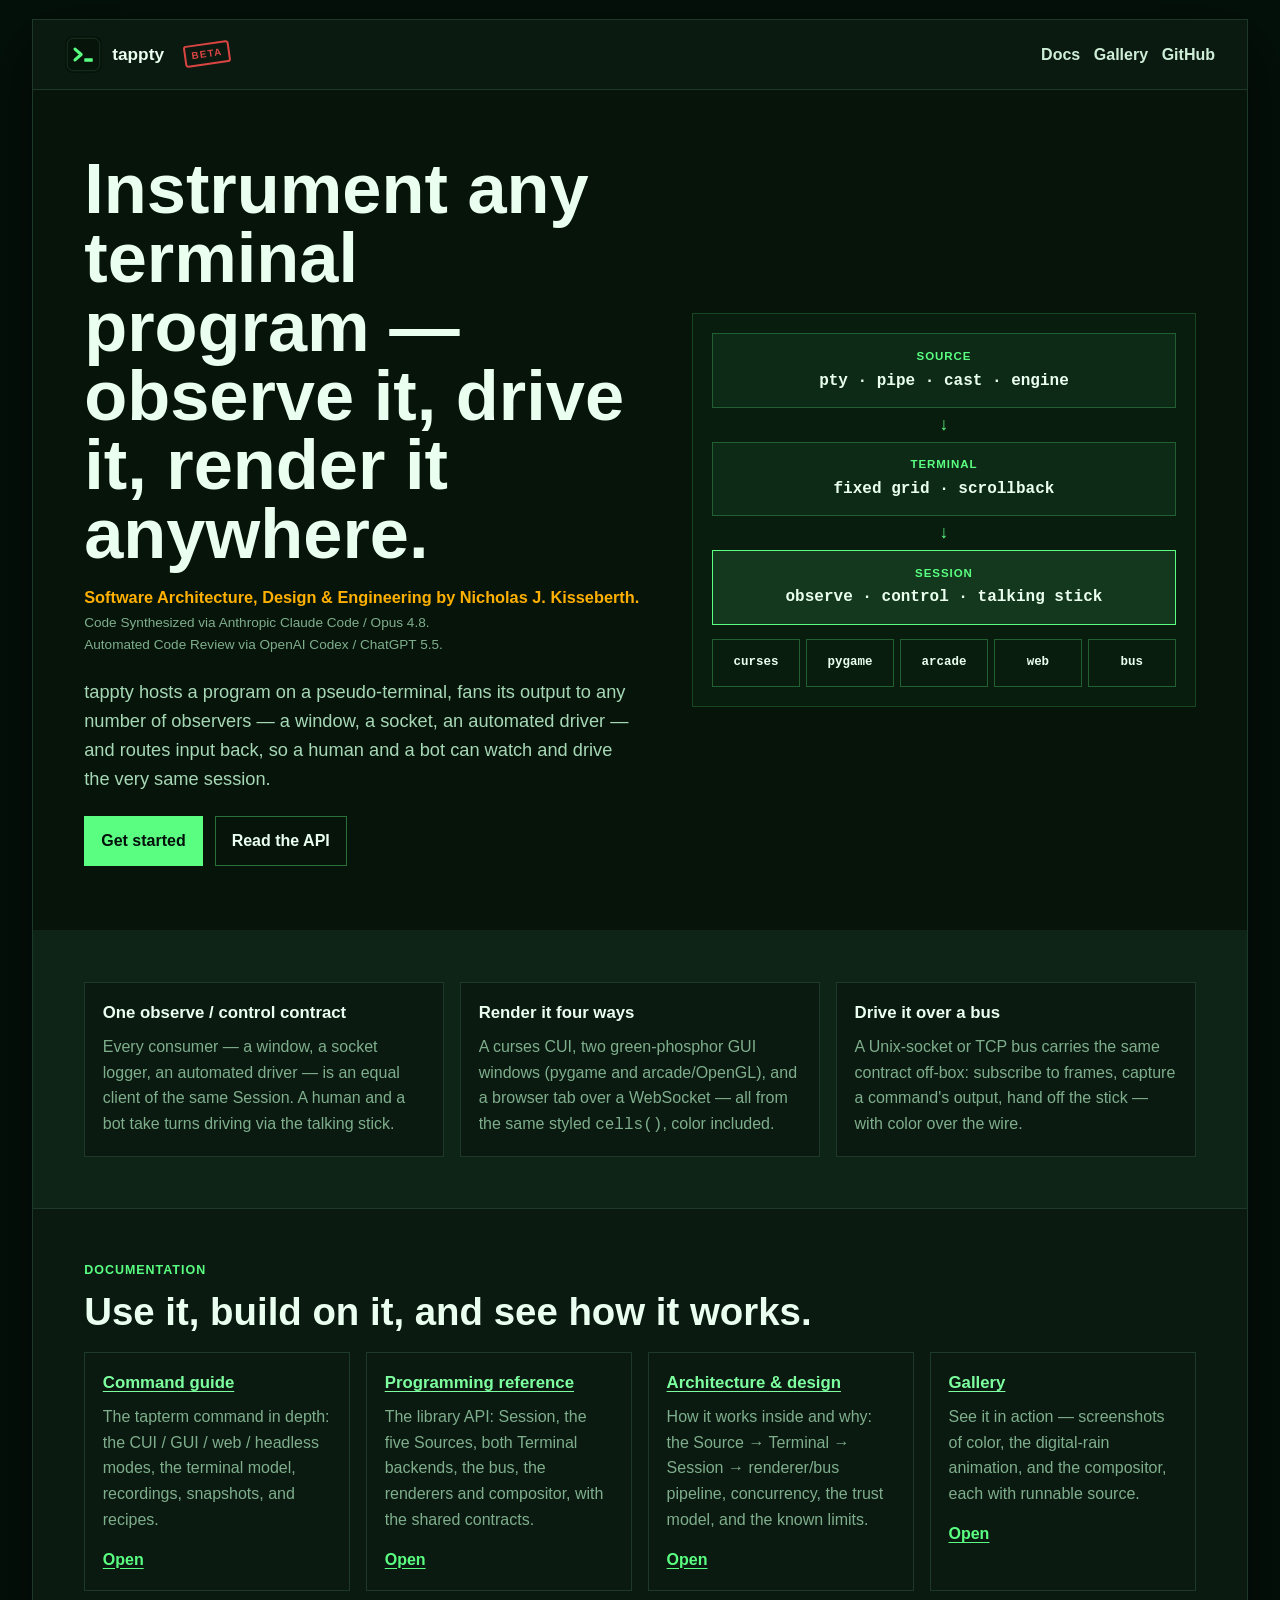
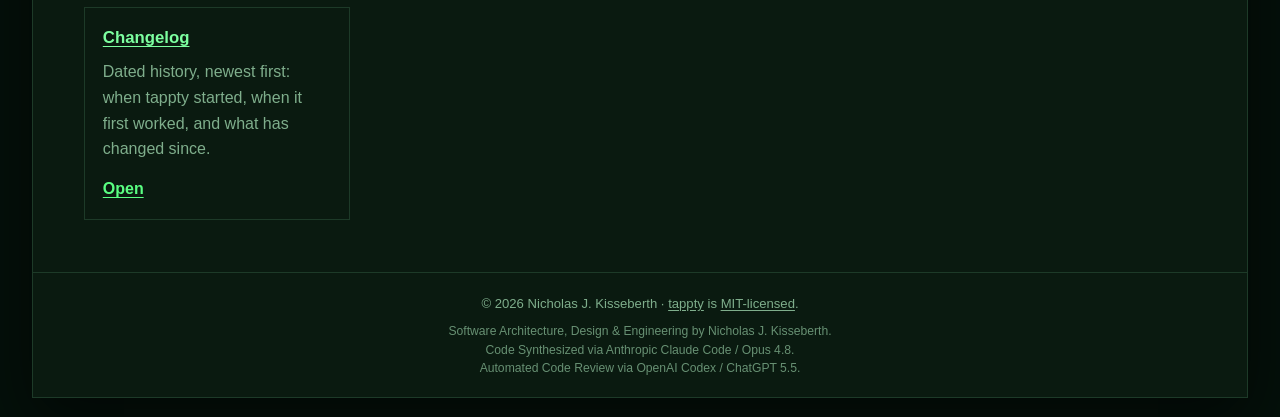
<file: gh-pages/public/index.html>
<!doctype html>
<html lang="en">
<head>
  <meta charset="utf-8">
  <meta name="viewport" content="width=device-width, initial-scale=1">
  <title>tappty | Instrumented terminal toolkit</title>
  <meta name="description" content="tappty hosts a program on a pseudo-terminal, fans its output to any number of observers — a window, a socket, an automated driver — and routes input back, so a human and a bot can watch and drive the very same session.">
  <link rel="stylesheet" href="assets/site.css">
</head>
<body class="site-home">
  <a class="skip-link" href="#main-content">Skip to main content</a>
  <div class="page-shell">
    <header class="site-header">
      <a class="brand" href="index.html">
        <img class="brand__icon" src="assets/logo-tappty.svg" alt="" aria-hidden="true">
        <span class="brand__name">tappty</span><span class="brand__badge">beta</span>
      </a>
      <nav class="top-nav" aria-label="Primary">
        <a href="docs/index.html">Docs</a>
        <a href="gallery/index.html">Gallery</a>
        <a href="https://github.com/nyxcraft/tappty">GitHub</a>
      </nav>
    </header>

    <main id="main-content" tabindex="-1">
      <section class="hero">
        <div class="hero__copy">
          <h1>Instrument any terminal program — observe it, drive it, render it anywhere.</h1>
          <div class="hero__attr"><p>Software Architecture, Design &amp; Engineering by Nicholas J. Kisseberth.</p><p>Code Synthesized via Anthropic Claude Code / Opus 4.8.</p><p>Automated Code Review via OpenAI Codex / ChatGPT 5.5.</p></div>
          <p class="hero__lede">tappty hosts a program on a pseudo-terminal, fans its output to any number of observers — a window, a socket, an automated driver — and routes input back, so a human and a bot can watch and drive the very same session.</p>
          <div class="hero__actions">
            <a class="button button--primary" href="guide/index.html">Get started</a>
            <a class="button" href="reference/index.html">Read the API</a>
          </div>
        </div>
        <div class="hero__visual" role="img" aria-label="The tappty pipeline: a source feeds a terminal grid and a session, which fans out to renderers and a bus.">
          <div class="flow">
            <div class="flow__node"><span>Source</span><strong>pty · pipe · cast · engine</strong></div>
            <div class="flow__arrow" aria-hidden="true">↓</div>
            <div class="flow__node"><span>Terminal</span><strong>fixed grid · scrollback</strong></div>
            <div class="flow__arrow" aria-hidden="true">↓</div>
            <div class="flow__node flow__node--hub"><span>Session</span><strong>observe · control · talking stick</strong></div>
            <div class="flow__fan">
              <span>curses</span><span>pygame</span><span>arcade</span><span>web</span><span>bus</span>
            </div>
          </div>
        </div>
      </section>

      <section class="feature-strip" aria-label="Core ideas">
        <article>
          <h2>One observe / control contract</h2>
          <p>Every consumer — a window, a socket logger, an automated driver — is an equal client of the same Session. A human and a bot take turns driving via the talking stick.</p>
        </article>
        <article>
          <h2>Render it four ways</h2>
          <p>A curses CUI, two green-phosphor GUI windows (pygame and arcade/OpenGL), and a browser tab over a WebSocket — all from the same styled <code>cells()</code>, color included.</p>
        </article>
        <article>
          <h2>Drive it over a bus</h2>
          <p>A Unix-socket or TCP bus carries the same contract off-box: subscribe to frames, capture a command's output, hand off the stick — with color over the wire.</p>
        </article>
      </section>

      <section class="docs-panel">
        <div class="section-heading">
          <p class="eyebrow">Documentation</p>
          <h2>Use it, build on it, and see how it works.</h2>
        </div>
        <div class="doc-grid">
<article class="doc-card">
  <h3><a href="guide/index.html">Command guide</a></h3>
  <p>The tapterm command in depth: the CUI / GUI / web / headless modes, the terminal model, recordings, snapshots, and recipes.</p>
  <a class="doc-card__link" href="guide/index.html">Open</a>
</article>
<article class="doc-card">
  <h3><a href="reference/index.html">Programming reference</a></h3>
  <p>The library API: Session, the five Sources, both Terminal backends, the bus, the renderers and compositor, with the shared contracts.</p>
  <a class="doc-card__link" href="reference/index.html">Open</a>
</article>
<article class="doc-card">
  <h3><a href="design/index.html">Architecture &amp; design</a></h3>
  <p>How it works inside and why: the Source → Terminal → Session → renderer/bus pipeline, concurrency, the trust model, and the known limits.</p>
  <a class="doc-card__link" href="design/index.html">Open</a>
</article>
<article class="doc-card">
  <h3><a href="gallery/index.html">Gallery</a></h3>
  <p>See it in action — screenshots of color, the digital-rain animation, and the compositor, each with runnable source.</p>
  <a class="doc-card__link" href="gallery/index.html">Open</a>
</article>
<article class="doc-card">
  <h3><a href="changelog/index.html">Changelog</a></h3>
  <p>Dated history, newest first: when tappty started, when it first worked, and what has changed since.</p>
  <a class="doc-card__link" href="changelog/index.html">Open</a>
</article>
        </div>
      </section>
    </main>

    <footer class="site-footer">
      <p>© 2026 Nicholas J. Kisseberth · <a href="index.html">tappty</a> is <a href="license/index.html">MIT-licensed</a>.</p>
      <p class="site-footer__attr">Software Architecture, Design &amp; Engineering by Nicholas J. Kisseberth.<br>Code Synthesized via Anthropic Claude Code / Opus 4.8.<br>Automated Code Review via OpenAI Codex / ChatGPT 5.5.</p>
    </footer>
  </div>
</body>
</html>
</file>
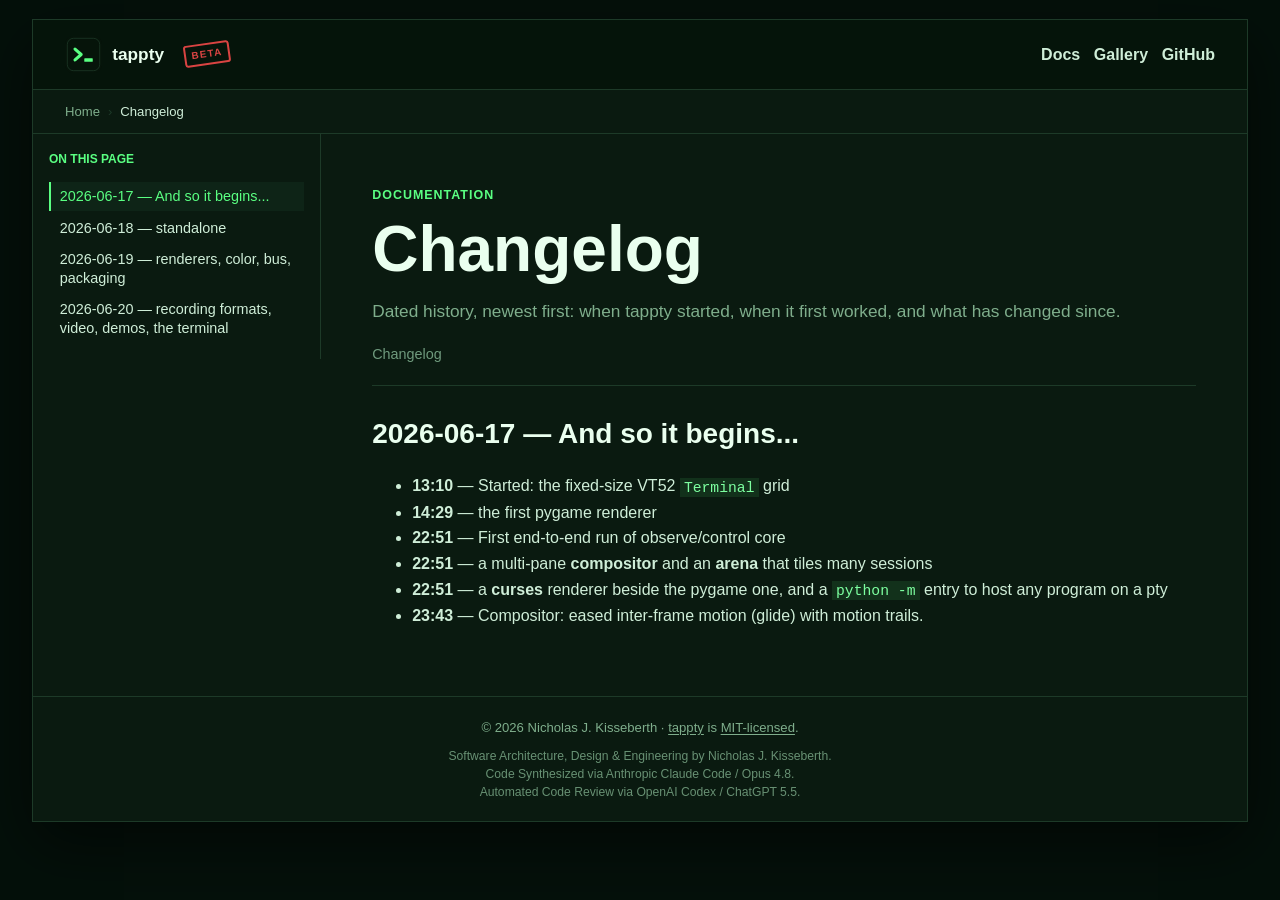
<file: gh-pages/public/changelog/index.html>
<!doctype html>
<html lang="en">
<head>
  <meta charset="utf-8">
  <meta name="viewport" content="width=device-width, initial-scale=1">
  <title>Changelog | tappty</title>
  <meta name="description" content="Dated history, newest first: when tappty started, when it first worked, and what has changed since.">
  <link rel="stylesheet" href="../assets/site.css">
</head>
<body class="site-doc">
  <a class="skip-link" href="#main-content">Skip to main content</a>
  <div class="page-shell">
    <header class="site-header site-header--compact">
      <a class="brand" href="../index.html">
        <img class="brand__icon" src="../assets/logo-tappty.svg" alt="" aria-hidden="true">
        <span class="brand__name">tappty</span><span class="brand__badge">beta</span>
      </a>
      <nav class="top-nav" aria-label="Primary">
        <a href="../docs/index.html">Docs</a>
        <a href="../gallery/index.html">Gallery</a>
        <a href="https://github.com/nyxcraft/tappty">GitHub</a>
      </nav>
    </header>

    <nav class="breadcrumbs" aria-label="Breadcrumb">
      <a href="../index.html">Home</a>
      <span class="breadcrumbs__sep" aria-hidden="true">›</span>
      <span aria-current="page">Changelog</span>
    </nav>

    <main id="main-content" class="docs-layout" tabindex="-1">
      <aside class="docs-sidebar">
        <p class="docs-sidebar__eyebrow">On this page</p>
        <nav class="section-nav" aria-label="On this page">
<ul class="section-nav__list">
<li><a class="section-nav__link section-nav__link--l2" href="#2026-06-17-and-so-it-begins">2026-06-17 — And so it begins...</a></li>
<li><a class="section-nav__link section-nav__link--l2" href="#2026-06-18-standalone">2026-06-18 — standalone</a></li>
<li><a class="section-nav__link section-nav__link--l2" href="#2026-06-19-renderers-color-bus-packaging">2026-06-19 — renderers, color, bus, packaging</a></li>
<li><a class="section-nav__link section-nav__link--l2" href="#2026-06-20-recording-formats-video-demos-the-terminal">2026-06-20 — recording formats, video, demos, the terminal</a></li>
</ul>
        </nav>
      </aside>

      <article class="docs-article">
        <header class="docs-article__header">
          <p class="eyebrow">Documentation</p>
          <h1>Changelog</h1>
          <p class="docs-article__summary">Dated history, newest first: when tappty started, when it first worked, and what has changed since.</p>
          <p class="docs-article__source">Changelog</p>
        </header>
        <div class="prose">
<h2 id="2026-06-17-and-so-it-begins">2026-06-17 — And so it begins...</h2>
<ul>
<li><strong>13:10</strong> — Started: the fixed-size VT52 <code>Terminal</code> grid</li>
<li><strong>14:29</strong> — the first pygame renderer</li>
<li><strong>22:51</strong> — First end-to-end run of observe/control core</li>
<li><strong>22:51</strong> — a multi-pane <strong>compositor</strong> and an <strong>arena</strong> that tiles many sessions</li>
<li><strong>22:51</strong> — a <strong>curses</strong> renderer beside the pygame one, and a <code>python -m</code> entry to host any program on a pty</li>
<li><strong>23:43</strong> — Compositor: eased inter-frame motion (glide) with motion trails.</li>
</ul>
<h2 id="2026-06-18-standalone">2026-06-18 — standalone</h2>
<ul>
<li><strong>00:15</strong> — Compositor: scrolling terminal-replay in a pane.</li>
<li><strong>23:30</strong> — Extracted to a standalone package</li>
<li><strong>23:35</strong> — round-tripped a real subprocess through the pty into the grid.</li>
</ul>
<h2 id="2026-06-19-renderers-color-bus-packaging">2026-06-19 — renderers, color, bus, packaging</h2>
<ul>
<li><strong>10:54</strong> — Runtime hardening</li>
<li><strong>11:06</strong> — Consolidated the byte-source reader loop into <code>Source._pump</code>.</li>
<li><strong>12:08</strong> — The detailed docs: <code>DESIGN.md</code>, <code>REFERENCE.md</code>, the <code>tapterm</code> guide.</li>
<li><strong>13:14</strong> — Windows: the <code>win</code> extra bundles <code>windows-curses</code> (curses CUI on Windows).</li>
<li><strong>13:32</strong> — <code>arcade_ui</code> renderer — the pyglet/OpenGL twin of <code>pygame_ui</code>.</li>
<li><strong>14:23</strong> — SGR <strong>color</strong> in the GUI, then in the curses CUI too.</li>
<li><strong>14:55</strong> — Raw-mode full-screen TUI input (<code>--raw</code>), so vim/htop work.</li>
<li><strong>15:30</strong> — <code>web_ui</code> renderer — the terminal in a browser over a websocket.</li>
<li><strong>20:33</strong> — Bold/italic/underline as real attributes; then strikethrough and blink.</li>
<li><strong>20:46</strong> — Packaging: <code>MANIFEST.in</code> + a validated (non-publishing) build.</li>
<li><strong>21:10</strong> — SGR color over the bus (styled snapshot + colored compositor panels).</li>
<li><strong>21:37</strong> — Wide CJK and single-code-point emoji at their true two columns.</li>
<li><strong>22:44</strong> — A GitHub Pages docs site: <code>docs/</code> sources, a <code>gh-pages/</code> builder, Actions deploy.</li>
<li><strong>23:05</strong> — Published a <code>tapterm</code> alias distribution alongside <code>tappty</code>.</li>
<li><strong>23:50</strong> — Docs-site nav and hero polish.</li>
</ul>
<h2 id="2026-06-20-recording-formats-video-demos-the-terminal">2026-06-20 — recording formats, video, demos, the terminal</h2>
<ul>
<li><strong>10:52</strong> — A <strong>gallery</strong> of runnable demos (screenshots + source).</li>
<li><strong>11:15</strong> — <code>.ttyrec</code> read/write, and recording any live session to <code>.cast</code>/<code>.ttyrec</code></li>
<li><strong>11:47</strong> — Host &amp; record real ANSI programs; bundle <code>nyancat</code>/<code>cbonsai</code> recordings</li>
<li><strong>12:01</strong> — Play and export ANSI/BBS art <code>.ans</code> (CP437 + SAUCE) and animated <code>.3a</code></li>
<li><strong>12:27</strong> — <strong>Render to video</strong> — any recording to mp4/webm/gif via ffmpeg</li>
<li><strong>12:41</strong> — render of a live command (record + render in one step).</li>
<li><strong>13:14</strong> — Split <code>demos/</code> (runnable showpieces) from <code>examples/</code> (API coding examples).</li>
<li><strong>13:50</strong> — Gallery goes visual: an embedded movie, a looping GIF, a digital-rain mp4.</li>
<li><strong>14:06</strong> — <code>tapterm</code> is a <strong>regular terminal</strong> by default</li>
<li><strong>14:12</strong> — <code>tapterm</code> takes xterm like arguments where useful</li>
<li><strong>14:26</strong> — Observe-and-control demos: an autopilot driving live <code>vim</code> (open loop)</li>
<li><strong>14:35</strong> — reactive bot demo that reads the stream and decides what to type (closed loop).</li>
<li><strong>14:55</strong> — A web-renderer demo with a real-browser (Playwright) screenshot.</li>
<li><strong>15:42</strong> — Named the GUI extras by graphics layer — <code>sdl</code> (pygame-ce) and <code>gl</code> (arcade).</li>
<li><strong>16:40</strong> — Docs-site polish</li>
<li><strong>17:28</strong> — Runtime hardening</li>
<li><strong>17:33</strong> — Fixed race conditions</li>
<li><strong>17:40</strong> — pypy packaging prep</li>
<li><strong>18:11</strong> — Bus/control hardening</li>
<li><strong>18:16</strong> — Improve replay/render robustness</li>
<li><strong>18:19</strong> — The CUI honors <code>--exit-when-done</code> / <code>-hold</code></li>
<li><strong>18:28</strong> — Applied <code>ruff format</code></li>
<li><strong>18:29</strong> — Across the tree; CI installs the <code>web</code> extra so the WebSocket/CSWSH tests run.</li>
</ul>

        </div>
      </article>
    </main>

    <footer class="site-footer">
      <p>© 2026 Nicholas J. Kisseberth · <a href="../index.html">tappty</a> is <a href="../license/index.html">MIT-licensed</a>.</p>
      <p class="site-footer__attr">Software Architecture, Design &amp; Engineering by Nicholas J. Kisseberth.<br>Code Synthesized via Anthropic Claude Code / Opus 4.8.<br>Automated Code Review via OpenAI Codex / ChatGPT 5.5.</p>
    </footer>
  </div>

  <script>
  // Section viewer: split the page into one panel per H2 and show one at a time, driven by the
  // left-rail "On this page" links (and any in-prose # link). Degrades to the full page when
  // JavaScript is off -- the panels are only hidden once .js-sections is set here.
  (function () {
    var prose = document.querySelector('.prose');
    if (!prose) return;
    var navLinks = Array.prototype.slice.call(document.querySelectorAll('.section-nav a[href^="#"]'));

    var kids = Array.prototype.slice.call(prose.childNodes);
    var groups = [], preface = [], cur = null;
    kids.forEach(function (n) {
      if (n.nodeType === 1 && n.tagName === 'H2') { cur = { id: n.id, nodes: [n] }; groups.push(cur); }
      else if (cur) { cur.nodes.push(n); }
      else { preface.push(n); }
    });
    if (!groups.length) return;                 // no H2s -> leave the page as one scroll
    groups[0].nodes = preface.concat(groups[0].nodes);

    prose.innerHTML = '';
    prose.classList.add('js-sections');
    var anchorToSection = {};
    var sections = groups.map(function (g) {
      var s = document.createElement('section');
      s.className = 'doc-section';
      g.nodes.forEach(function (n) { s.appendChild(n); });
      prose.appendChild(s);
      Array.prototype.forEach.call(s.querySelectorAll('[id]'), function (el) { anchorToSection[el.id] = s; });
      if (g.id) anchorToSection[g.id] = s;
      return s;
    });

    function activate(anchor, scroll) {
      var target = anchorToSection[anchor] || sections[0];
      sections.forEach(function (s) { s.classList.toggle('is-active', s === target); });
      navLinks.forEach(function (a) {
        var id = decodeURIComponent(a.getAttribute('href').slice(1));
        a.classList.toggle('is-active', anchorToSection[id] === target);
      });
      if (scroll) {
        var el = (anchor && document.getElementById(anchor)) || target;
        if (el && el.scrollIntoView) el.scrollIntoView({ block: 'start', behavior: 'smooth' });
      }
    }
    function fromHash(scroll) { activate(decodeURIComponent((location.hash || '').slice(1)), scroll); }

    document.addEventListener('click', function (e) {
      var a = e.target && e.target.closest ? e.target.closest('a[href^="#"]') : null;
      if (!a) return;
      var id = decodeURIComponent(a.getAttribute('href').slice(1));
      if (anchorToSection[id]) activate(id, true);
    });
    window.addEventListener('hashchange', function () { fromHash(true); });
    fromHash(false);
  })();
  </script>
</body>
</html>
</file>
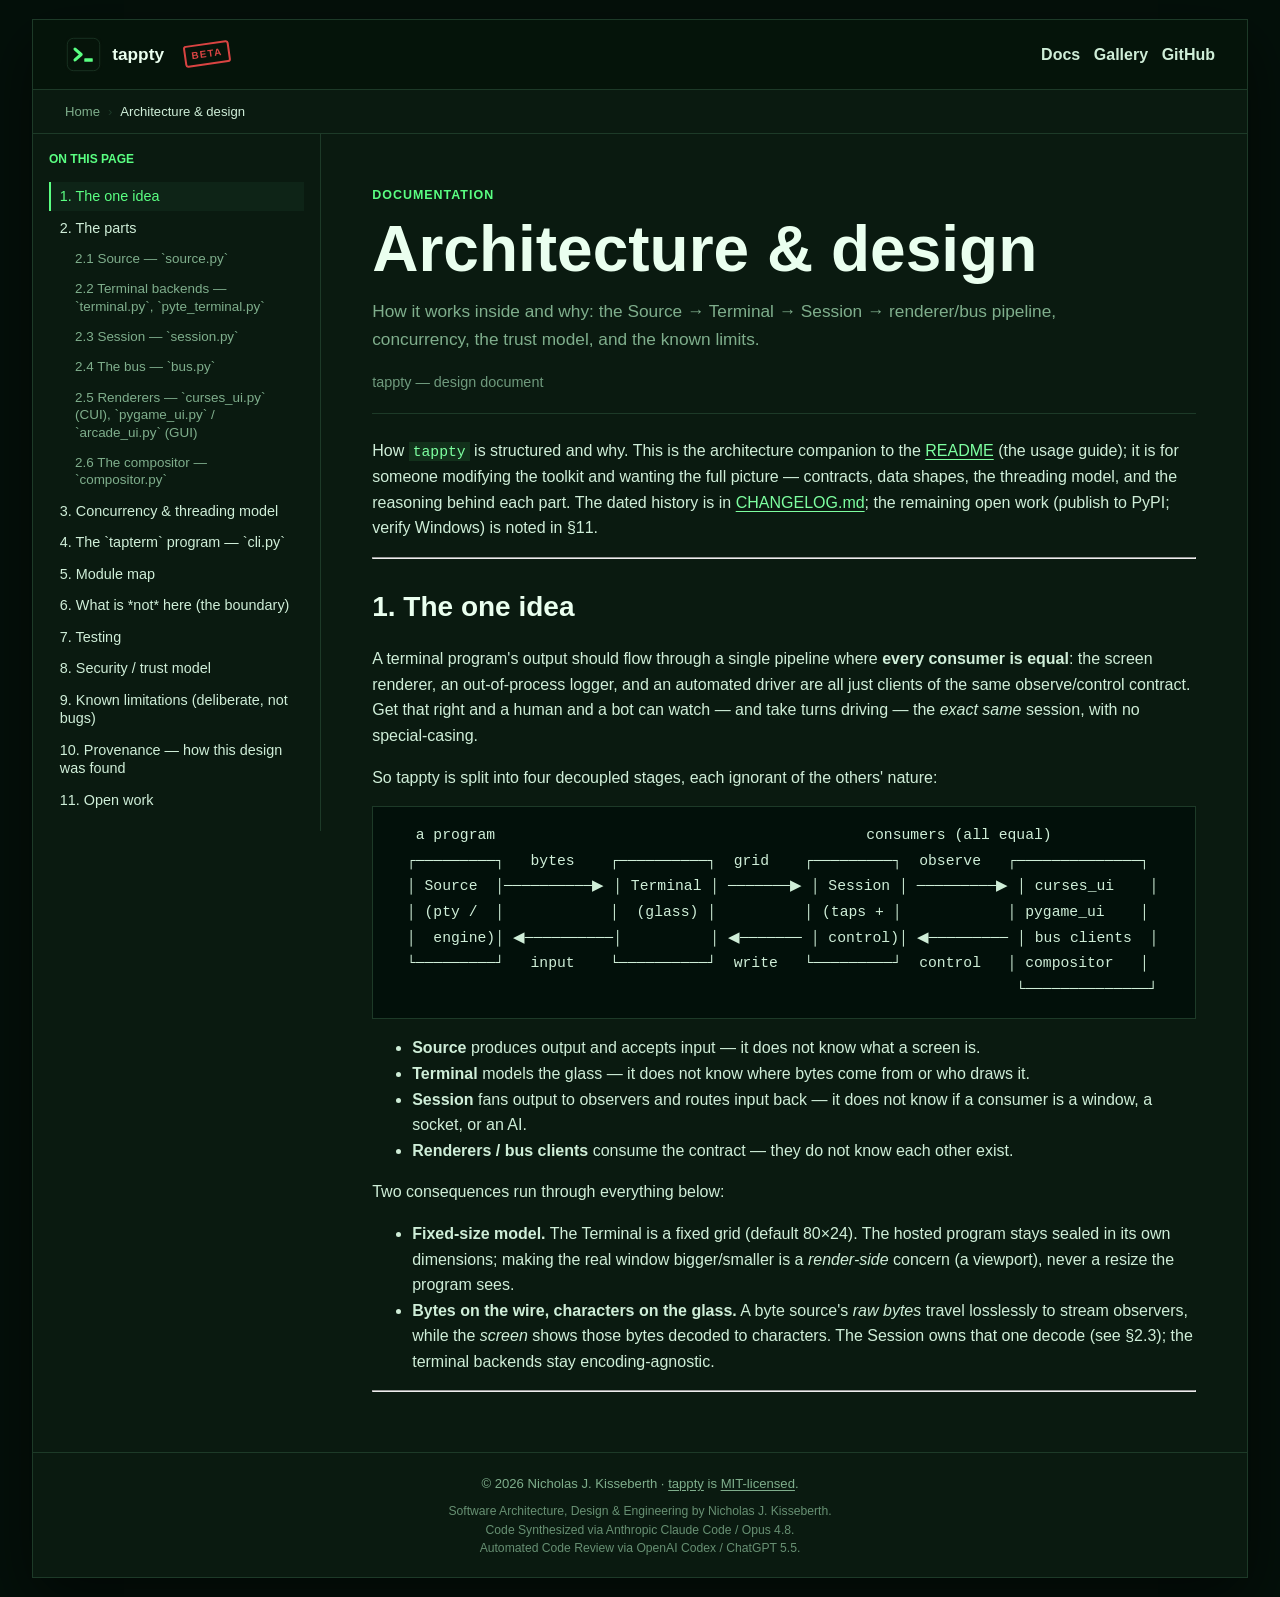
<file: gh-pages/public/design/index.html>
<!doctype html>
<html lang="en">
<head>
  <meta charset="utf-8">
  <meta name="viewport" content="width=device-width, initial-scale=1">
  <title>Architecture &amp; design | tappty</title>
  <meta name="description" content="How it works inside and why: the Source → Terminal → Session → renderer/bus pipeline, concurrency, the trust model, and the known limits.">
  <link rel="stylesheet" href="../assets/site.css">
</head>
<body class="site-doc">
  <a class="skip-link" href="#main-content">Skip to main content</a>
  <div class="page-shell">
    <header class="site-header site-header--compact">
      <a class="brand" href="../index.html">
        <img class="brand__icon" src="../assets/logo-tappty.svg" alt="" aria-hidden="true">
        <span class="brand__name">tappty</span><span class="brand__badge">beta</span>
      </a>
      <nav class="top-nav" aria-label="Primary">
        <a href="../docs/index.html">Docs</a>
        <a href="../gallery/index.html">Gallery</a>
        <a href="https://github.com/nyxcraft/tappty">GitHub</a>
      </nav>
    </header>

    <nav class="breadcrumbs" aria-label="Breadcrumb">
      <a href="../index.html">Home</a>
      <span class="breadcrumbs__sep" aria-hidden="true">›</span>
      <span aria-current="page">Architecture &amp; design</span>
    </nav>

    <main id="main-content" class="docs-layout" tabindex="-1">
      <aside class="docs-sidebar">
        <p class="docs-sidebar__eyebrow">On this page</p>
        <nav class="section-nav" aria-label="On this page">
<ul class="section-nav__list">
<li><a class="section-nav__link section-nav__link--l2" href="#1-the-one-idea">1. The one idea</a></li>
<li><a class="section-nav__link section-nav__link--l2" href="#2-the-parts">2. The parts</a></li>
<li><a class="section-nav__link section-nav__link--l3" href="#2-1-source-source-py">2.1 Source — `source.py`</a></li>
<li><a class="section-nav__link section-nav__link--l3" href="#2-2-terminal-backends-terminal-py-pyte-terminal-py">2.2 Terminal backends — `terminal.py`, `pyte_terminal.py`</a></li>
<li><a class="section-nav__link section-nav__link--l3" href="#2-3-session-session-py">2.3 Session — `session.py`</a></li>
<li><a class="section-nav__link section-nav__link--l3" href="#2-4-the-bus-bus-py">2.4 The bus — `bus.py`</a></li>
<li><a class="section-nav__link section-nav__link--l3" href="#2-5-renderers-curses-ui-py-cui-pygame-ui-py-arcade-ui-py-gui">2.5 Renderers — `curses_ui.py` (CUI), `pygame_ui.py` / `arcade_ui.py` (GUI)</a></li>
<li><a class="section-nav__link section-nav__link--l3" href="#2-6-the-compositor-compositor-py">2.6 The compositor — `compositor.py`</a></li>
<li><a class="section-nav__link section-nav__link--l2" href="#3-concurrency-threading-model">3. Concurrency &amp; threading model</a></li>
<li><a class="section-nav__link section-nav__link--l2" href="#4-the-tapterm-program-cli-py">4. The `tapterm` program — `cli.py`</a></li>
<li><a class="section-nav__link section-nav__link--l2" href="#5-module-map">5. Module map</a></li>
<li><a class="section-nav__link section-nav__link--l2" href="#6-what-is-not-here-the-boundary">6. What is *not* here (the boundary)</a></li>
<li><a class="section-nav__link section-nav__link--l2" href="#7-testing">7. Testing</a></li>
<li><a class="section-nav__link section-nav__link--l2" href="#8-security-trust-model">8. Security / trust model</a></li>
<li><a class="section-nav__link section-nav__link--l2" href="#9-known-limitations-deliberate-not-bugs">9. Known limitations (deliberate, not bugs)</a></li>
<li><a class="section-nav__link section-nav__link--l2" href="#10-provenance-how-this-design-was-found">10. Provenance — how this design was found</a></li>
<li><a class="section-nav__link section-nav__link--l2" href="#11-open-work">11. Open work</a></li>
</ul>
        </nav>
      </aside>

      <article class="docs-article">
        <header class="docs-article__header">
          <p class="eyebrow">Documentation</p>
          <h1>Architecture &amp; design</h1>
          <p class="docs-article__summary">How it works inside and why: the Source → Terminal → Session → renderer/bus pipeline, concurrency, the trust model, and the known limits.</p>
          <p class="docs-article__source">tappty — design document</p>
        </header>
        <div class="prose">
<p>How <code>tappty</code> is structured and why. This is the architecture companion to the
<a href="../docs/index.html">README</a> (the usage guide); it is for someone modifying the toolkit and
wanting the full picture — contracts, data shapes, the threading model, and the reasoning
behind each part. The dated history is in <a href="../changelog/index.html">CHANGELOG.md</a>; the remaining open
work (publish to PyPI; verify Windows) is noted in §11.</p>
<hr />
<h2 id="1-the-one-idea">1. The one idea</h2>
<p>A terminal program's output should flow through a single pipeline where <strong>every consumer is
equal</strong>: the screen renderer, an out-of-process logger, and an automated driver are all just
clients of the same observe/control contract. Get that right and a human and a bot can
watch — and take turns driving — the <em>exact same</em> session, with no special-casing.</p>
<p>So tappty is split into four decoupled stages, each ignorant of the others' nature:</p>
<pre><code>   a program                                          consumers (all equal)
  ┌─────────┐   bytes    ┌──────────┐  grid    ┌─────────┐  observe   ┌──────────────┐
  │ Source  │──────────▶ │ Terminal │ ───────▶ │ Session │ ─────────▶ │ curses_ui    │
  │ (pty /  │            │  (glass) │          │ (taps + │            │ pygame_ui    │
  │  engine)│ ◀──────────│          │ ◀─────── │ control)│ ◀───────── │ bus clients  │
  └─────────┘   input    └──────────┘  write   └─────────┘  control   │ compositor   │
                                                                       └──────────────┘
</code></pre>
<ul>
<li><strong>Source</strong> produces output and accepts input — it does not know what a screen is.</li>
<li><strong>Terminal</strong> models the glass — it does not know where bytes come from or who draws it.</li>
<li><strong>Session</strong> fans output to observers and routes input back — it does not know if a
consumer is a window, a socket, or an AI.</li>
<li><strong>Renderers / bus clients</strong> consume the contract — they do not know each other exist.</li>
</ul>
<p>Two consequences run through everything below:</p>
<ul>
<li><strong>Fixed-size model.</strong> The Terminal is a fixed grid (default 80×24). The hosted program
stays sealed in its own dimensions; making the real window bigger/smaller is a <em>render-side</em>
concern (a viewport), never a resize the program sees.</li>
<li><strong>Bytes on the wire, characters on the glass.</strong> A byte source's <em>raw bytes</em> travel
losslessly to stream observers, while the <em>screen</em> shows those bytes decoded to characters.
The Session owns that one decode (see §2.3); the terminal backends stay encoding-agnostic.</li>
</ul>
<hr />
<h2 id="2-the-parts">2. The parts</h2>
<h3 id="2-1-source-source-py">2.1 Source — <code>source.py</code></h3>
<p>A <code>Source</code> is &quot;something that produces terminal output and consumes input.&quot; The interface is
tiny — three callbacks supplied at <code>start()</code>, plus <code>send_input()</code> and <code>stop()</code>:</p>
<pre><code class="language-python">class Source:
    encoding = None      # wire encoding of raw output, or None if it already emits text
    returncode = None    # child exit status after on_exit (None if N/A)
    error = None         # exception that ended the program (None if clean)

    def start(self, on_output, on_wait, on_exit): ...   # begin producing on a thread
    def send_input(self, text): ...                     # feed input to the program
    def stop(self): ...                                 # ask it to end
</code></pre>
<ul>
<li><code>on_output(text)</code> — the program emitted output (pre-render; see the bytes/text note below).</li>
<li><code>on_wait()</code> — the program is blocked waiting for input (&quot;your turn&quot;). Only in-process
runners fire this; a pty/pipe has no readline boundary, so an observer reads the grid.</li>
<li><code>on_exit()</code> — the program ended (always fired exactly once, from a <code>finally</code>).</li>
</ul>
<p>The three class attributes are the contract the Session reads: <code>encoding</code> tells it whether
to decode (a <em>byte source</em> sets it, e.g. <code>&quot;utf-8&quot;</code>; a <em>text source</em> leaves it <code>None</code>),
<code>returncode</code> carries the child's exit status, and <code>error</code> carries an exception so a blocking
caller can re-raise it. <strong>Eight implementations ship:</strong></p>
<ul>
<li><strong><code>PtySource</code> (POSIX).</strong> Hosts an external program on a real pseudo-terminal: <code>pty.openpty()</code>
<ul>
<li><code>subprocess.Popen(..., start_new_session=True, close_fds=True)</code>, with the child's
stdin/stdout/stderr wired to the slave fd and a <code>TIOCSWINSZ</code> ioctl for the size. The
open→spawn section is wrapped so a failed spawn (e.g. command not found) closes both fds and
re-raises instead of leaking the pty. Output is forwarded as a <strong>byte-transparent latin-1
str</strong> (lossless: a stream observer can <code>.encode(&quot;latin-1&quot;)</code> to recover exact bytes); the
Session decodes it for the screen by <code>encoding</code> (default UTF-8). <code>send_input</code> encodes
keystrokes with the same encoding and writes to the master fd. <code>on_wait</code> is not fired.</li>
</ul>
</li>
<li><strong><code>EngineSource</code> (any OS).</strong> Wraps an in-process <code>runner(emit, readline)</code> callable on a
thread. <code>emit</code> is <code>on_output</code>; the first time the runner calls <code>readline</code>, the source fires
<code>on_wait()</code> and blocks on an input queue until <code>send_input</code> supplies a line — giving
in-process programs a clean turn boundary a pty can't. It is a <em>text source</em> (<code>encoding</code>
None). A runner exception is captured into <code>error</code>. <code>stop()</code> pushes a sentinel that makes a
blocked <code>readline()</code> raise an internal <code>_StopRunner</code> (a <code>BaseException</code>, so a runner's
<code>except Exception</code> can't swallow it) and unwind cleanly — so <code>Session.stop()</code> can stop a
runner that is waiting for input. (A runner busy <em>elsewhere</em> — compute/sleep — can't be
force-stopped; its thread is a daemon and won't block process exit.)</li>
<li><strong><code>CastSource</code> (any OS).</strong> Replays a recorded asciinema <code>.cast</code> session — the &quot;recorded
session&quot; producer. A <em>text source</em>. It emits the recorded output events with their original
timing (<code>speed</code> multiplier; <code>idle_time_limit</code> caps long pauses; <code>loop</code> repeats), so a
recording streams through the exact same pipeline a live program would — which also makes a
render <em>reproducible</em>. <code>stop()</code> is prompt even mid-pause: the inter-event wait is on a
<code>threading.Event</code> that <code>stop()</code> sets. It sizes itself from the recording header
(<code>.width</code>/<code>.height</code>) so the caller can size the Terminal first. Input is ignored. Formats:
<strong>v2</strong> (newline-delimited JSON — a header <code>{&quot;version&quot;:2,&quot;width&quot;:..,&quot;height&quot;:..}</code> then
<code>[time, code, data]</code> events, replaying only <code>&quot;o&quot;</code> output events) and compact <strong>v1</strong>
(<code>{&quot;version&quot;:1,&quot;width&quot;,&quot;height&quot;,&quot;stdout&quot;:[[delay,data],...]}</code>). Untrusted-input bounds:
dimensions clamped to <code>MAX_CAST_DIM</code> (1000), v2 line reads capped at <code>MAX_CAST_LINE</code> (1 MiB),
and the unstreamable v1 whole-file <code>json.load</code> refused above <code>MAX_CAST_FILE</code> (16 MiB).</li>
<li><strong><code>TtyrecSource</code> / <code>AnsSource</code> / <code>ThreeASource</code> (any OS).</strong> Three more replay/art producers
sharing a <code>_ReplaySource</code> base (the timed play loop): <code>.ttyrec</code> (NetHack-format binary records
— a byte source), <code>.ans</code> ANSI/BBS art (CP437 + an optional SAUCE trailer), and <code>.3a</code> animated
ASCII art. <code>replay_source(path)</code> dispatches by extension. Untrusted-input bounds: <code>.ttyrec</code>
caps each record at <code>MAX_TTYREC_CHUNK</code>; <code>.ans</code>/<code>.3a</code> are loaded whole, so each is refused above
<code>MAX_ART_FILE</code> (16 MiB); dimensions are clamped where the format carries them (SAUCE). A parse
error in any replay source surfaces via <code>Source.error</code> (re-raised by <code>run_blocking</code>), not a
silent exit. (<code>render_video</code> additionally caps the materialized events by both count <strong>and</strong>
cumulative bytes, plus the rendered duration, so a hostile recording can't OOM or balloon the
frame count.)</li>
<li><strong><code>PipeSource</code> (any OS).</strong> Hosts an external program over plain pipes (<code>subprocess</code> with
<code>stdin/stdout</code>, <code>stderr</code>→stdout, <code>bufsize=0</code>) — no pty. The &quot;non-pty Source&quot; (<code>--no-pty</code>),
byte-transparent like <code>PtySource</code>. Caveat: with no tty the child detects it isn't
interactive, so many programs block-buffer output and skip prompts/raw mode; it suits
cooperative, line-oriented programs. Cross-platform and dependency-free.</li>
<li><strong><code>ConPtySource</code> (Windows).</strong> Hosts a program on a Windows pseudo-console (ConPTY) via
<code>pywinpty</code> (the <code>win</code> extra). The Windows counterpart to <code>PtySource</code>. ConPTY emits ANSI/
VT100+ and <code>pywinpty</code> returns already-decoded <code>str</code>, so it is a <em>text source</em> and pairs with
<code>PyteTerminal</code> (not the VT52 model). <strong>Written against the documented <code>PtyProcess</code> API but
not yet exercised on real Windows — provisional</strong> (finishing it is open work — see §11).</li>
</ul>
<p><strong>Shared reader loop.</strong> The three subprocess/pty sources (<code>PtySource</code>, <code>PipeSource</code>,
<code>ConPtySource</code>) all run the same daemon-thread loop, so it lives once in <code>Source._pump</code>:
pull chunks from a <code>read_one()</code> closure until it returns <code>&quot;&quot;</code> (EOF), forward each to
<code>on_output</code>, then in a <code>finally</code> reap the child's exit status (into <code>returncode</code>) and fire
<code>on_exit</code>. Each source supplies only a small <code>read_one()</code> (its read call, EOF handling, and
whether to decode) and the <code>wait()</code> form. <code>EngineSource</code> and <code>CastSource</code> have genuinely
different loops (turn-based queue; timed replay) and keep their own.</p>
<p>Adding a new byte producer (a telnet stream, a SSH channel) means implementing this one tiny
interface; nothing else changes — as <code>CastSource</code>, <code>PipeSource</code>, and <code>ConPtySource</code> (each
added later with no other module touched) show.</p>
<h3 id="2-2-terminal-backends-terminal-py-pyte-terminal-py">2.2 Terminal backends — <code>terminal.py</code>, <code>pyte_terminal.py</code></h3>
<p>The Terminal models the glass. Two backends ship behind <strong>one duck-typed read interface</strong> that
a Session and the renderers rely on:</p>
<pre><code>cols, rows           # fixed dimensions (ints)
cx, cy               # cursor column/row
write(text)          # the hosted program's output goes here
snapshot()           # whole screen as one &quot;\n&quot;-joined string
rows_text()          # list of row strings
view_rows(offset=0)  # `rows` lines scrolled back `offset` into history (0 = live)
cells(offset=0)      # same window as styled `style.Cell`s (char + fg/bg/bold/reverse)
max_scroll()         # how many scrolled-off lines are available
clear()              # blank the grid, home the cursor
</code></pre>
<p><code>cells()</code> is the colored parallel to <code>view_rows()</code>: each cell carries SGR attributes, which the
GUI renderers draw (see §2.5). The VT52 <code>Terminal</code> reports every cell with the <em>default</em> style
(it has no color); <code>PyteTerminal</code> reports pyte's per-cell <code>fg</code>/<code>bg</code>/<code>bold</code>/<code>italic</code>/<code>underline</code>/
<code>strike</code>/<code>blink</code>/<code>reverse</code>. The shared
<code>style</code> module (<code>Cell</code>, the ANSI palette, <code>rgb()</code>/<code>resolve()</code>/<code>runs()</code>) maps <code>&quot;default&quot;</code> to the
renderer's phosphor color, so uncolored text stays green and color shows only where a program
asks — the green-phosphor identity survives the addition of color.</p>
<p>Both are thread-safe (an <code>RLock</code>): the program thread writes while a render thread reads.
There is no shared base class or <code>Protocol</code> — with only two implementations the implicit
contract above (documented here) is lighter than an ABC, and the codebase is otherwise
annotation-free.</p>
<ul>
<li><strong><code>Terminal</code> (VT52 spirit, zero deps).</strong> A fixed grid. Printable text advances the cursor
with wrap + scroll. Control chars: <code>CR</code>, <code>LF</code> (scroll at the bottom), <code>BS</code>, <code>FF</code> (<code>clear</code>),
<code>TAB</code> (8-column stops). VT52 escapes honored: <code>ESC H</code> (home), <code>ESC J</code> (erase to end of
screen), <code>ESC K</code> (erase to end of line), <code>ESC Y row col</code> (direct cursor address, bytes
offset by 32), and <code>ESC A/B/C/D</code> (cursor up/down/right/left, bounds-clamped). It keeps
<strong>scrollback</strong> — lines that scrolled off the top, the hardcopy &quot;paper roll&quot; — purely as a
viewing aid (<code>max_scroll</code>/<code>view_rows</code>); the program never sees it. Right for plain/legacy
programs that speak VT52; wrong for anything that speaks modern ANSI.</li>
<li><strong><code>PyteTerminal</code> (full ANSI/VT100+, the <code>ansi</code> extra).</strong> Wraps the <code>pyte</code> library behind the
<em>same</em> read interface, so it drops in wherever a <code>Terminal</code> goes (<code>Session(PyteTerminal())</code>,
<code>tapterm --ansi</code>) with no change to Session or renderers. It uses <code>pyte.HistoryScreen</code> +
<code>pyte.Stream</code>, so it gets color/cursor-addressing/line-and-char edits <em>and</em> scrollback
(read non-mutatingly from <code>history.top</code>, so the program keeps writing to the live screen
while a renderer views older lines). It is <strong>encoding-agnostic</strong> — it renders whatever
characters the Session hands it (Unicode included). <code>pyte</code> is imported lazily (LGPLv3, fine
as a separately-installed optional backend). This is the &quot;b-full&quot; backend the design always
anticipated and the prerequisite for hosting a Windows ConPTY (which emits VT100+).</li>
</ul>
<p>Backend selection is the caller's (<code>Session(PyteTerminal(...))</code>) or the CLI's (<code>--ansi</code>); on
Windows the CLI auto-enables ANSI for the ConPTY path (§4). Both validate <code>cols/rows &gt;= 1</code> at
construction, so a 0-sized grid can't be built and crash on the first write.</p>
<h3 id="2-3-session-session-py">2.3 Session — <code>session.py</code></h3>
<p>The hub. It holds a Terminal and a Source, wires the source's three callbacks to the Terminal
and the taps, and exposes the observe/control contract every client speaks.</p>
<p><strong>Observe taps</strong> (subscribe to taste; each returns the callback so it can be removed with the
matching <code>off_*</code>):</p>
<ul>
<li><code>on_stream(cb(text))</code> — <strong>tap 1: raw program output</strong>, pre-render, temporal. For a byte
source this is byte-lossless (a latin-1 transport); it is the program's exact bytes.</li>
<li><code>on_frame(cb())</code> — <strong>tap 2: the grid changed.</strong> Call <code>snapshot()</code> to read it. The grid is
the output <strong>decoded</strong> to characters.</li>
<li><code>on_event(cb(name, info))</code> — <strong>tap 3: events.</strong> <code>WAIT</code> (blocked on input), <code>BELL</code>, <code>CLOSED</code>,
<code>DRIVER {who}</code> (the stick changed hands), <code>ERROR {where, error}</code> (a program/runner failure,
or an observer callback that raised).</li>
</ul>
<p><strong>Bytes vs characters (the decode).</strong> The two output taps are deliberately different views:
a stream observer sees the program's exact bytes; the screen (the grid, <code>snapshot()</code>, a
renderer, the bus <code>FRAME</code>) is those bytes decoded to characters. The Session owns the one
decode — an <em>incremental</em> decoder (so a multibyte char split across reads is handled),
created in <code>start()</code> from <code>self.source.encoding</code> (UTF-8 by default for byte sources; <code>None</code>
for text sources, which are passed through). On <code>_exit</code> the decoder is flushed
(<code>decode(b&quot;&quot;, final=True)</code>) so a stream ending on a partial multibyte sequence still renders
its final <code>�</code>. <code>encoding=&quot;latin-1&quot;</code> makes the screen byte-transparent too.</p>
<p><strong><code>snapshot()</code> shape</strong> — the tap-2 / bus-<code>FRAME</code> payload, a plain dict:</p>
<pre><code class="language-python">{&quot;rows&quot;: [str, ...],           # plain text per row (for text consumers / loggers)
 &quot;cells&quot;: [[run, ...], ...],   # the styled form: per-row run-length runs, color + attributes
 &quot;cx&quot;: int, &quot;cy&quot;: int, &quot;cols&quot;: int, &quot;rows_n&quot;: int}
</code></pre>
<p><code>cells</code> is <code>style.encode_row</code> per row — the <em>same</em> run encoding the web renderer uses (<code>[col, text, fg_hex, bg_hex, bold, italic, underline, strike, blink]</code>), so a remote bus client (e.g. a
compositor <code>BusBacking</code> panel) draws full color, not just text. (It is a dict rather than a
typed object because it crosses the bus's JSON boundary, where a type wouldn't survive.)</p>
<p><strong>Observer isolation.</strong> Output and frame observers are dispatched through <code>_fanout</code>, which
catches a misbehaving callback, emits an <code>ERROR</code> event as a breadcrumb, and keeps going — one
bad client can't kill the output path for everyone. Event observers are dispatched
defensively too (and never via <code>_fanout</code>, so an <code>ERROR</code> for a failing observer can't recurse).</p>
<p><strong>Control.</strong></p>
<ul>
<li><code>send_input(text, by=None)</code> — inject input. <code>by=None</code> is trusted/internal; a named
controller's input is applied only while it holds the stick. Returns whether it was applied.</li>
<li><code>feed_key(ch, by=&quot;local&quot;, auto_take=True)</code> / <code>feed_text</code> — interactive keystrokes: local
echo + line assembly, sent on Enter; backspace edits the buffer. <code>auto_take</code> means typing
implicitly grabs the stick (the local human preempts). Local echo goes through <code>_echo_local</code>,
which writes to the grid <strong>and fans out a frame</strong> (so a remote renderer sees typed characters
immediately) but not to the stream tap (local echo isn't program output).</li>
<li><code>send_key(data, by=&quot;local&quot;, auto_take=True)</code> — the <strong>raw</strong> counterpart for full-screen TUIs:
send <code>data</code> (a printable char, or a VT sequence from <code>tappty.keys</code>) straight to the program,
with <strong>no echo and no line buffer</strong> (the program redraws itself). Same stick gating. A
renderer in raw mode (<code>raw_keys</code>) translates each keystroke and calls this (see §2.5, §9).</li>
<li><code>echo(text)</code> — show injected text on the screen and to observers (so a watcher sees what a
remote controller &quot;typed&quot;); routed through the same protected fan-out.</li>
</ul>
<p><strong>The talking stick (control arbitration).</strong> Exactly one controller &quot;drives&quot; (holds the
keyboard) at a time:</p>
<ul>
<li><code>claim_control(name, role=&quot;ai&quot;)</code> — register a controller; the first to claim becomes the
driver. <code>has_controller(name)</code> reports registration; <code>has_control(name)</code> reports driving.</li>
<li><code>take(name)</code> — grab the stick, courtesy-gated: a <code>human</code>/<code>interactive</code> controller can
preempt anyone; an <code>ai</code> can take only a free stick or one held by another non-human.</li>
<li><code>release(name)</code> / <code>drop_controller(name)</code> — give it up / deregister (auto-releases if held).</li>
</ul>
<p>This is what makes shared control safe — the line buffer is never raced because only the
driver's keys register.</p>
<p><strong>Lifecycle.</strong> <code>start()</code> builds the decoder and starts the source. <code>run_in_thread(runner)</code>
wraps a bare runner as an <code>EngineSource</code> and starts (non-blocking). <code>run_blocking(runner)</code>
starts and joins the source thread, then re-raises <code>source.error</code> if the program failed.
<code>stop()</code> stops the source and briefly joins its thread — the <em>owning</em> teardown path (a
renderer that started the program calls it on exit; a non-owning view does not).</p>
<h3 id="2-4-the-bus-bus-py">2.4 The bus — <code>bus.py</code></h3>
<p>The taps and control are in-process. <code>BusServer</code> exposes the <strong>same</strong> contract over a
Unix-domain socket <em>or</em> TCP, and <code>BusClient</code> is the other end — so a session running in one
process can be observed and driven from another (a logger, a remote renderer, an automated
client). One server = one session, N clients.</p>
<p><strong>Wire format.</strong> Newline-delimited text frames: <code>VERB[ payload]\n</code>. The payload is JSON for
most verbs, or rest-of-line literal text for <code>LINE</code>/<code>CMD</code>. Frames are read with a size cap
(<code>MAX_FRAME</code>, 256 KiB) on <strong>both</strong> ends; an oversized frame drops the connection.</p>
<p><strong>Protocol.</strong></p>
<table>
<thead>
<tr>
<th>client → server</th>
<th>meaning</th>
<th>reply</th>
</tr>
</thead>
<tbody>
<tr>
<td><code>HELLO &lt;json&gt;</code></td>
<td>identify <code>{role, name, token?}</code></td>
<td><code>OK {name, driver}</code> | <code>DENIED</code></td>
</tr>
<tr>
<td><code>SNAP</code></td>
<td>request the current grid</td>
<td><code>FRAME &lt;snapshot&gt;</code></td>
</tr>
<tr>
<td><code>INFO</code></td>
<td>session info</td>
<td><code>INFO &lt;snapshot + done, driver, waiting&gt;</code></td>
</tr>
<tr>
<td><code>SUB</code></td>
<td>subscribe to pushed <code>OUT</code>/<code>FRAME</code>/<code>EVENT</code></td>
<td><code>OK</code></td>
</tr>
<tr>
<td><code>LINE &lt;text&gt;</code></td>
<td>inject a line (needs the stick)</td>
<td>— | <code>DENIED</code></td>
</tr>
<tr>
<td><code>CMD &lt;text&gt;</code></td>
<td>send a line, capture output to the next prompt</td>
<td><code>RESP &lt;json&gt;</code> | <code>DENIED</code></td>
</tr>
<tr>
<td><code>KEY &lt;json-string&gt;</code></td>
<td>inject raw keystrokes (JSON-encoded so ctrl chars survive)</td>
<td>— | <code>DENIED</code></td>
</tr>
<tr>
<td><code>TAKE</code> / <code>RELEASE</code></td>
<td>grab / drop the talking stick</td>
<td><code>OK</code>/<code>DENIED {driver}</code></td>
</tr>
</tbody>
</table>
<table>
<thead>
<tr>
<th>server → client (pushed, if subscribed)</th>
<th>meaning</th>
</tr>
</thead>
<tbody>
<tr>
<td><code>OUT &lt;json-string&gt;</code></td>
<td>a raw output chunk (tap 1 — exact bytes)</td>
</tr>
<tr>
<td><code>FRAME &lt;snapshot&gt;</code></td>
<td>the grid changed (tap 2 — decoded screen)</td>
</tr>
<tr>
<td><code>EVENT &lt;json&gt;</code></td>
<td><code>{name: WAIT|BELL|CLOSED|DRIVER|ERROR, ...}</code> (tap 3)</td>
</tr>
</tbody>
</table>
<p>So the bytes/characters split carries over the wire: <code>OUT</code> is raw bytes, <code>FRAME</code>/<code>SNAP</code> is the
decoded screen — as both plain-text <code>rows</code> and styled <code>cells</code> (color + attributes), so a remote
client renders in full color. The protocol is identical over either transport.</p>
<p><strong>Server internals.</strong> A daemon accept thread spawns one daemon serve thread per connection.
Per-connection state is a small <code>@dataclass _Conn(name, lock, sub, role, claimed, authed)</code>;
verbs dispatch through a <code>{verb: handler}</code> table (<code>HELLO</code> is handled specially, before the
auth gate; unknown verbs are ignored — forward-compatible). The send lock per connection
serializes concurrent pushes.</p>
<p><strong><code>CMD</code> is the synchronous primitive</strong> an automated driver needs: send a line and get back
exactly its output up to the program's next prompt. Each in-flight <code>CMD</code> is a
<code>@dataclass _Capture(buf, ev, size, truncated, completed, cancelled)</code>. Output is accumulated
into <code>buf</code> (byte-bounded by <code>MAX_CAPTURE</code>, 1 MiB; <code>truncated</code> flags drops). The capture's
event is set when a <code>WAIT</code>/<code>CLOSED</code> arrives (<code>completed=True</code>) or when <code>stop()</code> shuts the
server down (<code>cancelled=True</code>, but only on a capture that hasn't completed). The reply's
<code>timeout</code> is <code>not (completed and not cancelled)</code> — so a client can distinguish <em>reached the
prompt</em> (clean) from <em>timed out mid-command</em> from <em>interrupted by shutdown</em>. <code>BusClient.cmd</code>
raises <code>TimeoutError</code> rather than return partial output as if complete.</p>
<p><strong>Transports &amp; addressing.</strong> <code>_resolve(addr)</code>: a <code>(host, port)</code> tuple → TCP (works anywhere,
incl. Windows where <code>AF_UNIX</code> is absent); anything else → a Unix-socket path (and a clear
error if the platform has no <code>AF_UNIX</code>). See §8 for the security posture (owner-only socket,
loopback-only TCP, optional token).</p>
<p><strong>Lifecycle.</strong> <code>start()</code> registers the three session taps, binds/listens, and starts
accepting. <code>stop()</code> is the mirror and is restart-safe: it detaches the taps, wakes any pending
<code>CMD</code> captures, drops all client connections (closing sockets and releasing any stick they
held), closes and clears the listener, and unlinks the Unix socket path. A second <code>start()</code>
while running is a no-op; <code>start()</code>/<code>stop()</code> cycles are clean.</p>
<p><strong><code>BusClient</code>.</strong> A background reader thread puts every <code>(verb, payload)</code> on <code>inbox</code>. It is
<strong>single-consumer</strong>: <code>wait_for(verb)</code> drains the inbox until a match, discarding intervening
messages — for one request/reply at a time before subscribing, not concurrent callers. A
subscriber must drain <code>inbox</code> (it is unbounded). <code>send()</code> is a low-level string-frame API that
rejects non-<code>str</code> payloads and embedded newlines (which would inject frames).</p>
<h3 id="2-5-renderers-curses-ui-py-cui-pygame-ui-py-arcade-ui-py-gui">2.5 Renderers — <code>curses_ui.py</code> (CUI), <code>pygame_ui.py</code> / <code>arcade_ui.py</code> (GUI)</h3>
<p>Each is a Session client exposing <code>run(session, runner, title=…)</code>: start the hosted program,
then loop — read the grid, draw it, forward keystrokes. All are <em>owning</em> renderers: they call
<code>session.stop()</code> on exit (in a <code>finally</code>), so closing the window stops the hosted program. Each
honors <code>session.raw_keys</code>: in line mode it feeds keys via <code>feed_key</code>; in raw mode it translates
its native key events (arrows/function/Ctrl) through <code>tappty.keys</code> and <code>send_key</code>s them raw.</p>
<ul>
<li>
<p><strong><code>curses_ui</code></strong> draws a <strong>viewport</strong> into the fixed model: the whole 80×24 when the real
terminal is big enough, a cursor-following sub-rectangle when it's smaller, plus a status
line. The geometry is a pure, unit-tested function — <code>viewport(model_w, model_h, screen_w, screen_h, cx, cy, status=1) → (ox, oy, vw, vh)</code> — so resize never touches the model. It reads
<code>cells()</code> too, so it draws <strong>SGR color</strong> via curses color pairs (pure-mapped to indices,
allocated lazily, capped at <code>COLOR_PAIRS</code>) where the terminal supports it, degrading to the
phosphor/default foreground otherwise. Input maps Enter/Backspace/printable ASCII to the
Session; arrows/function keys are ignored; <code>Ctrl-]</code> force-quits.</p>
</li>
<li>
<p><strong><code>pygame_ui</code></strong> draws the grid in a monospace font with a blinking block cursor, reading
<code>cells()</code> so each glyph takes its full SGR style — color (fg/bg, reverse), <strong>bold</strong>/<em>italic</em>/
underline/strikethrough via the font flags, and a blink phase — with <code>&quot;default&quot;</code> resolving to
phosphor green, so uncolored output looks exactly as before. Glyphs are rendered lazily and
cached by <code>(char, fg, bold, italic, underline, strike)</code>; a non-default background is filled
per cell.
Scrollback is mouse-wheel / PageUp-PageDown; typing snaps back to live. Optional per-second
text + PNG snapshots (and <code>F12</code> on demand) let an automated observer watch the same session;
<code>max_seconds</code> is a hard loop cap for scripting/tests, <code>exit_when_done</code> closes when the
program ends. <code>fps</code> is validated <code>&gt;= 1</code>.</p>
</li>
<li>
<p><strong><code>arcade_ui</code></strong> is the same renderer on the arcade (pyglet/OpenGL) stack — the <em>same</em>
<code>run(...)</code> signature, color, and green-phosphor look as <code>pygame_ui</code>, sharing nothing but the
Session contract (the proof that a renderer is just an adapter). Each row is drawn as
<code>style.runs()</code> — maximal runs of same-colored cells, one pooled <code>arcade.Text</code> each (a
monospace font keeps the columns aligned); the cursor and the scrollback bar are primitives.
Same color / scrollback / snapshots / <code>F12</code> / <code>exit_when_done</code> / <code>max_seconds</code> / <code>fps</code> as
pygame. <code>arcade</code> is imported lazily — the <code>arcade.Window</code> subclass is built on first <code>run()</code>
via a cached factory, since a class can't subclass <code>arcade.Window</code> until arcade is imported —
and pyglet's audio driver is forced to <code>silent</code> before that import (an absent sound server
otherwise stalls it ~55 s). It needs a real GL context (a display), where the pure-software
pygame path does not.</p>
</li>
<li>
<p><strong><code>web_ui</code></strong> renders the session in a <strong>browser tab</strong> — the same <code>run(...)</code> contract, over
HTTP + a WebSocket (the <code>web</code> extra). A stdlib <code>http.server</code> serves one inlined HTML/JS page;
<code>websockets</code> (its <em>synchronous</em> server — no asyncio) carries the live connection. Per client,
one handler thread runs a poll loop: <code>recv</code> keystrokes (short timeout) and push the latest
frame when the grid is dirty, so only that thread sends and the source thread just flips a
flag. Frames are <code>style.runs()</code> per row (RLE, hex colors) and the browser is a <strong>thin canvas
painter</strong> — <em>not</em> an emulator, exactly like the other renderers (tappty's model already
emulated). Keystrokes arrive as <em>logical</em> keys (a char, or <code>&quot;up&quot;</code>/<code>&quot;enter&quot;</code>/<code>&quot;ctrl-c&quot;</code>); the
server translates them via <code>tappty.keys</code> and routes to <code>send_key</code>/<code>feed_key</code>, so byte-mapping
stays in one place. Each client <code>claim_control</code>s its own name (the talking stick arbitrates
several browsers). Loopback-bound with an optional <code>token</code> (§8); it's a control plane, no TLS.</p>
</li>
</ul>
<p>An embedded-widget or arcade-cabinet renderer would be the same shape; nothing else needs to know.</p>
<h3 id="2-6-the-compositor-compositor-py">2.6 The compositor — <code>compositor.py</code></h3>
<p>Tiles several panels in one pygame window. A <code>TerminalPanel</code> draws over a <strong>pluggable
backing</strong>, and both backings present the same tiny interface — <code>grid()</code> (returns the snapshot
dict), <code>feed_key</code>, <code>has_stick</code>, <code>toggle_stick</code>, <code>focus</code>, <code>close</code> — so a panel doesn't care
where its bytes come from; local and remote sessions tile together:</p>
<ul>
<li><strong><code>SessionBacking</code></strong> — an in-process Session. A <em>non-owning view</em>: <code>close()</code> is a no-op (the
session may outlive the panel or be driven elsewhere). The local operator types only while it
explicitly holds the stick (<code>toggle_stick</code>, bound to <strong>F2</strong>); <code>focus()</code> never grabs control.</li>
<li><strong><code>BusBacking</code></strong> — a <em>remote</em> session over the bus socket. Subscribes for <code>FRAME</code> snapshots
and forwards keystrokes as <code>KEY</code>; tracks the remote driver and adopts the server-assigned
(possibly uniquified) name from the <code>HELLO</code> <code>OK</code>; takes an optional <code>token</code>. It paces queued
frames a few per tick instead of jumping to the newest, so a remote program's output scrolls
in like a live terminal.</li>
</ul>
<p>Rendering: <code>draw_terminal</code> paints each tile from the grid's styled <code>cells</code> runs in <strong>full SGR
color</strong> (the same per-cell color + bold/italic/underline/strike + blink the standalone GUI
renderers draw), so a remote <code>BusBacking</code> panel looks like the local session, color and all. A
shared <code>DrawCtx</code> caches a per-size glyph atlas (keyed by char + color + attributes) and the fit
font size, keyed on <em>(tile size, grid size)</em> so a non-80×24 cast/terminal fits correctly. Each tile supports mouse
<strong>pan + zoom</strong> (wheel zooms the font, left-drag pans, right-click resets to fit); the default
is the largest font at which the whole grid fits the tile. Keys route to the focused tile (the
talking stick, per tile); <code>Tab</code> cycles focus, <code>Esc</code> quits, <code>fps</code> is validated <code>&gt;= 1</code>.</p>
<hr />
<h2 id="3-concurrency-threading-model">3. Concurrency &amp; threading model</h2>
<p>tappty is multithreaded but the rules are small and deliberate:</p>
<ul>
<li><strong>One source thread runs the program.</strong> <code>_pump</code>'s reader (pty/pipe/ConPTY), <code>EngineSource</code>'s
runner, or <code>CastSource</code>'s replay each run on a single daemon thread and call
<code>Session._output</code> / <code>_wait</code> / <code>_exit</code>. Because <code>_output</code> is called only from that one
thread, the incremental decoder is accessed single-threaded — no lock needed there.</li>
<li><strong>Terminal writes are serialized.</strong> <code>_output</code>, <code>_echo_local</code>, and <code>echo</code> take <code>Session._lock</code>
around <code>term.write</code>, and the Terminal additionally locks itself (an <code>RLock</code>). Reads
(<code>rows_text</code>/<code>snapshot</code>/<code>view_rows</code>) take the Terminal lock. So the grid is always read and
written consistently across the source thread, a renderer's main thread, and bus serve
threads.</li>
<li><strong>The bus has its own lock.</strong> <code>BusServer._lock</code> guards <code>_conns</code> and <code>_captures</code>; each
connection has a per-send lock. Serve threads call session methods (<code>snapshot</code>, <code>send_input</code>,
<code>take</code>/<code>release</code>, <code>feed_key</code>, <code>echo</code>).</li>
<li><strong>The talking-stick state is locked.</strong> <code>_controllers</code>/<code>driver</code> mutations
(<code>claim_control</code>/<code>take</code>/<code>release</code>/<code>drop_controller</code>) and the input gate
(<code>send_input</code>/<code>feed_key</code>/<code>send_key</code> check who holds the stick <strong>and</strong> write under the same
<code>Session._lock</code>) are serialized, so a hand-off is atomic: a key is never delivered with a
different controller recorded as driver, and the bus's check-and-claim of a controller name is
one locked step. Still a low-contention path (one driver at a time, few controllers), not a
high-throughput concurrent structure.</li>
<li><strong>All worker threads are daemons.</strong> A renderer/<code>run_blocking</code> joins with a short timeout, but
a stuck source thread never blocks process exit.</li>
</ul>
<hr />
<h2 id="4-the-tapterm-program-cli-py">4. The <code>tapterm</code> program — <code>cli.py</code></h2>
<p>A thin front-end: build a Source, host it in a <code>Session</code> with a Terminal backend, hand the
Session to a renderer. The pieces it wires:</p>
<ul>
<li><strong>Mode</strong> (mutually exclusive): <code>--cui</code> (curses), <code>--gui</code> (pygame), <code>--arcade</code> (arcade/OpenGL),
<code>--web</code> (browser over a websocket), <code>--headless</code> (run to completion, print the final screen —
for scripting/CI). With no flag it picks GUI only when pygame is importable <strong>and a display is
available</strong> (<code>_display_available</code>: native on Windows/macOS; <code>DISPLAY</code>/<code>WAYLAND_DISPLAY</code>/
<code>SDL_VIDEODRIVER</code> on other POSIX), else CUI — so plain <code>tapterm</code> over SSH/cron falls back to
CUI instead of failing in pygame.</li>
<li><strong>Terminal backend</strong> (<code>_make_terminal</code>): the VT52 <code>Terminal</code>, or <code>PyteTerminal</code> for <code>--ansi</code>
(errors clearly if <code>pyte</code> is missing). ANSI is auto-enabled on the Windows ConPTY path and for
an interactive session (the regular-terminal default), since both want VT100+.</li>
<li><strong>Source</strong> (<code>_make_source</code>): <code>PipeSource</code> for <code>--no-pty</code>, <code>ConPtySource</code> on <code>os.name == &quot;nt&quot;</code>,
else <code>PtySource</code>; or, for <code>--play</code>, one of the replay sources via <code>replay_source(path)</code>
(<code>.cast</code>/<code>.ttyrec</code>/<code>.ans</code>/<code>.3a</code>, with <code>--speed</code>/<code>--loop</code>).</li>
<li><strong>Other flags:</strong> <code>--cols</code>/<code>--rows</code> (or <code>-geometry</code>), <code>--cooked</code> (line-oriented instrument
mode) and the xterm-style <code>-e</code>/<code>-T</code>/<code>-cd</code>/<code>-hold</code>, <code>--raw</code>, <code>--record</code>/<code>--render</code>,
<code>--snapshot</code>, <code>--exit-when-done</code>, <code>--title</code>. With no command it hosts <code>$SHELL</code> as a real
terminal.</li>
<li><strong>Exit code:</strong> <code>--headless</code> returns the child's exit status (<code>source.returncode or 0</code>), so it
is honest in CI rather than always 0.</li>
</ul>
<hr />
<h2 id="5-module-map">5. Module map</h2>
<table>
<thead>
<tr>
<th>Module</th>
<th>Role</th>
<th>Deps</th>
</tr>
</thead>
<tbody>
<tr>
<td><code>terminal.py</code></td>
<td>the fixed-size VT52 character grid model</td>
<td>none</td>
</tr>
<tr>
<td><code>pyte_terminal.py</code></td>
<td><code>PyteTerminal</code> — full-ANSI/VT100+ backend, drop-in for <code>Terminal</code></td>
<td><code>pyte</code> (deferred; <code>ansi</code> extra)</td>
</tr>
<tr>
<td><code>style.py</code></td>
<td><code>Cell</code> + the ANSI palette / <code>rgb</code>/<code>resolve</code>/<code>runs</code> shared by <code>cells()</code> and the GUI renderers</td>
<td>none</td>
</tr>
<tr>
<td><code>keys.py</code></td>
<td>VT/xterm key sequences (<code>KEYS</code>, <code>ctrl</code>) for raw-mode TUI input, shared by the renderers</td>
<td>none</td>
</tr>
<tr>
<td><code>source.py</code></td>
<td><code>Source</code> base (+ <code>_pump</code>) and the 8 sources (pty / engine / cast / ttyrec / ans / 3a / pipe / ConPTY)</td>
<td>stdlib <code>pty</code>/<code>subprocess</code>/<code>json</code>; <code>pywinpty</code> (deferred; <code>win</code> extra)</td>
</tr>
<tr>
<td><code>recorder.py</code></td>
<td><code>Recorder</code> (record a session to <code>.cast</code>/<code>.ttyrec</code>) + <code>export_ansi</code>/<code>export_3a</code> screen exports</td>
<td>none</td>
</tr>
<tr>
<td><code>video.py</code></td>
<td><code>render_video</code> — a recording → <code>.mp4</code>/<code>.webm</code>/<code>.gif</code></td>
<td>pygame + pyte (deferred); ffmpeg (<code>video</code> extra)</td>
</tr>
<tr>
<td><code>session.py</code></td>
<td>Session: observe taps, control, talking stick, the bytes↔chars decode</td>
<td>terminal, source</td>
</tr>
<tr>
<td><code>bus.py</code></td>
<td><code>BusServer</code> / <code>BusClient</code> — the contract over a unix socket or TCP</td>
<td>stdlib <code>socket</code>/<code>hmac</code></td>
</tr>
<tr>
<td><code>compositor.py</code></td>
<td>multi-panel window + <code>SessionBacking</code>/<code>BusBacking</code></td>
<td>pygame (deferred), curses_ui, bus</td>
</tr>
<tr>
<td><code>curses_ui.py</code></td>
<td>CUI renderer + the pure <code>viewport()</code></td>
<td>stdlib <code>curses</code> (deferred)</td>
</tr>
<tr>
<td><code>pygame_ui.py</code></td>
<td>GUI renderer</td>
<td>pygame (deferred)</td>
</tr>
<tr>
<td><code>arcade_ui.py</code></td>
<td>GUI renderer (arcade/pyglet/OpenGL twin of <code>pygame_ui</code>)</td>
<td>arcade (deferred; <code>gl</code> extra)</td>
</tr>
<tr>
<td><code>web_ui.py</code></td>
<td>browser renderer over HTTP + a WebSocket</td>
<td>stdlib <code>http.server</code>; <code>websockets</code> (deferred; <code>web</code> extra)</td>
</tr>
<tr>
<td><code>cli.py</code></td>
<td>the <code>tapterm</code> program</td>
<td>session, terminal, source</td>
</tr>
<tr>
<td><code>__init__.py</code></td>
<td>public API</td>
<td>—</td>
</tr>
</tbody>
</table>
<p><strong>Optional deps are deferred</strong> — <code>pygame</code>, <code>arcade</code>, <code>websockets</code>, <code>curses</code>, <code>pyte</code>, and
<code>pywinpty</code> are imported <em>inside</em> the functions/constructors that need them, never at module top.
So <code>import tappty</code> works with none of them installed (verified under a bare interpreter), and
<code>tapterm --cui</code> / <code>--headless</code> need no display. The extras: <code>sdl</code> = pygame-ce, <code>gl</code> = arcade
(<code>arcade_ui</code>), <code>web</code> = websockets (<code>web_ui</code>), <code>video</code> = imageio-ffmpeg (<code>render_video</code> without a
system ffmpeg), <code>ansi</code> = pyte (<code>PyteTerminal</code>), <code>win</code> = pywinpty + windows-curses (<code>ConPtySource</code>
and the curses CUI on Windows; both Windows-marked), <code>dev</code> = pytest + ruff.</p>
<hr />
<h2 id="6-what-is-not-here-the-boundary">6. What is <em>not</em> here (the boundary)</h2>
<p>tappty is the generic instrument; application-specific behavior lives <em>on top</em> of its seams, not
in the core:</p>
<ul>
<li><strong>A custom panel</strong> — e.g. an app-specific dashboard view — is just another compositor panel
<code>kind</code>. <code>run()</code> dispatches panels by their <code>.kind</code>, so the compositor stays fully generic.</li>
<li><strong>An application or bot driver</strong> is just an <code>EngineSource</code> (or a bus client) wrapping that
program's logic.</li>
</ul>
<p>So a consumer can layer either on top without the core depending on it. The library ships the
generic seams — Source, Terminal, Session, the bus, the renderers, the compositor — and the
specific things plug into them.</p>
<hr />
<h2 id="7-testing">7. Testing</h2>
<p>The suite (the GUI and ANSI tests skip cleanly without their optional deps) exercises the model
and the contract through real paths, not mocks:</p>
<ul>
<li><strong>Model:</strong> <code>test_term</code> (VT52 cursor/scroll, the escapes, scrollback bounds), <code>test_pyte_terminal</code>
(SGR/cursor-address/erase/Unicode/scrollback; skips without pyte).</li>
<li><strong>Session:</strong> <code>test_session_bus</code>, <code>test_talking_stick</code>, <code>test_session_echo</code> (taps, control,
the stick, local-echo frames).</li>
<li><strong>Bus:</strong> <code>test_bus_socket</code> (round-trip over a real socket + lifecycle: tap-unsubscribe,
client drop, restart, capture-wake), <code>test_bus_tcp</code> (TCP transport), <code>test_bus_cmd</code>
(synchronous CMD), <code>test_bus_security</code> (token auth, loopback-only bind, newline injection,
safe socket unlink, capture cap, malformed/non-string <code>HELLO</code>).</li>
<li><strong>Sources:</strong> <code>test_pty_source</code> (a real subprocess on a pty; POSIX-skip on Windows),
<code>test_pipe_source</code> (plain pipes + that <code>ConPtySource</code> is import-guarded), <code>test_source_encoding</code>
(the bytes/characters split, the <code>latin-1</code> knob, partial-multibyte flush at EOF),
<code>test_cast_source</code> (v1/v2 replay, timing, clamps, <code>stop()</code>).</li>
<li><strong>Error paths:</strong> <code>test_error_handling</code> (child exit-code propagation, observer-failure
isolation, runner-error re-raise, CMD timeout, pty spawn cleanup, fps/dimension validation,
headless display default, stopping a blocked engine runner).</li>
<li><strong>Pure math:</strong> <code>test_curses_viewport</code>, <code>test_compositor_view</code>.</li>
<li><strong>Renderers:</strong> <code>test_compositor_backings</code> (the panel-backing data contract);
<code>test_gui_smoke</code> drives the real <code>pygame_ui.run</code> and the compositor to completion under the
SDL <code>dummy</code> driver (no display), so every blit/draw/flip executes — deterministically, via a
<code>CastSource</code> replay. It runs wherever <code>pygame</code> is installed and <em>skips cleanly</em> where it
isn't, so it never breaks the pygame-free path. (Caveat: that clean skip cuts both ways —
dropping <code>pygame-ce</code> from CI would silently turn this test green-by-skipping, not red.)</li>
</ul>
<p>What is still by-eye only is pixel-level <em>fidelity</em> (does it look right) — the smoke test proves
the draw path runs and the right grid data reaches it, not that the phosphor is pretty. For the
by-eye pass: under WSLg (<code>DISPLAY</code>/<code>WAYLAND_DISPLAY</code> set, SDL auto-picks x11) both renderers
draw correctly, <code>tapterm --cast rec.cast --gui</code> is the easiest reproducible visual check, and
<code>--snapshot</code> writes a reviewable PNG (harmless EGL/MESA warnings on stderr are failed
hardware-GL probing — SDL falls back to software). The Windows <code>ConPtySource</code> path is unverified
(no Windows runner; finishing it is open work — see §11).</p>
<hr />
<h2 id="8-security-trust-model">8. Security / trust model</h2>
<p>The bus is a <strong>terminal control plane</strong>: a connected client can read the screen and, holding
the talking stick, inject input — i.e. terminal read/write as the tappty user. The <strong><code>web_ui</code></strong>
renderer is the same kind of plane over HTTP + a WebSocket, and takes the same posture (next
paragraph). Both are <strong>trusted-local</strong>, not a boundary against a hostile network. The defenses:</p>
<ul>
<li><strong>Unix socket (default-safe):</strong> the socket <em>file</em> is <code>0600</code>, so only the owner UID can
connect — that file mode is the actual connect gate, the auth. When tappty creates the parent
directory it also makes it <code>0700</code> (defense-in-depth); if you point the path at an existing
shared directory its permissions are left untouched, so the <code>0600</code> socket file is what
protects you there.</li>
<li><strong>TCP:</strong> bound to <strong>loopback only</strong>; binding a non-loopback host raises unless
<code>allow_remote=True</code> is passed explicitly. Loopback isn't user-isolated, so on a shared box set
a <code>token</code>.</li>
<li><strong><code>token</code> (optional):</strong> a non-empty string shared secret presented in <code>HELLO</code> (constant-time
compared via <code>hmac</code>; an empty token is rejected at construction, and a non-string token can't
match); a client without it is denied and dropped. It's a <em>casual gate sent in the clear</em> —
<strong>not</strong> transport security; tunnel over SSH/TLS for an untrusted network.</li>
<li><strong>Input validation:</strong> <code>HELLO</code> must be a JSON object (invalid JSON or a non-object is denied,
not silently accepted as an anonymous observer); <code>KEY</code> must decode to a JSON string;
<code>BusClient.send</code> rejects newline-injected frames.</li>
<li><strong>DoS bounds:</strong> protocol frames are read with a size cap (<code>MAX_FRAME</code>) on <strong>both</strong> ends;
<code>CMD</code> captures are byte-bounded (<code>MAX_CAPTURE</code>, with a <code>truncated</code> flag).</li>
<li><strong>Untrusted <code>.cast</code> files:</strong> width/height are clamped, v2 line reads are byte-bounded, and the
unstreamable v1 whole-file load is refused above <code>MAX_CAST_FILE</code> — so a malicious recording
can't drive a huge grid allocation or load an unbounded file.</li>
<li><strong><code>web_ui</code> (the browser renderer):</strong> binds <strong>loopback only</strong> by default; an optional non-empty
<code>token</code> (a WebSocket query param, constant-time compared via <code>hmac</code>) gates connections. Same
cleartext-gate caveat as the bus <code>token</code> — it's not transport security; put it behind an SSH
tunnel / a TLS proxy for an untrusted network. No TLS of its own.</li>
</ul>
<p>Not in scope as bugs: the subprocess path launches <code>argv</code> with <code>shell=False</code> (no shell
injection), and <code>--snapshot</code> writes exactly where the user asked (user-directed output, not a
privilege boundary). Full transport auth (TLS/mTLS) is intentionally out of scope for this
toolkit; the recommendation is a private Unix socket, or loopback+token behind an SSH tunnel.</p>
<hr />
<h2 id="9-known-limitations-deliberate-not-bugs">9. Known limitations (deliberate, not bugs)</h2>
<p>Conscious scope choices, recorded so they aren't mistaken for defects:</p>
<ul>
<li><strong>Full SGR color + attributes, everywhere — including over the bus.</strong> The <code>cells()</code> API exposes
per-cell SGR — fg/bg, <strong>bold</strong>, <em>italic</em>, underline, strikethrough, blink, reverse — and <strong>all
four renderers draw them</strong>: the GUI backends (<code>pygame_ui</code>, <code>arcade_ui</code>, <code>web_ui</code>) via the font
(bold/italic weight) plus drawn underline/strike rules, a blink phase, and bg fills; and the
<strong>curses CUI</strong> via color pairs + <code>A_BOLD</code>/<code>A_ITALIC</code>/<code>A_UNDERLINE</code>/<code>A_BLINK</code>/<code>A_REVERSE</code> where
the terminal supports them (256/truecolor approximates to the nearest ANSI-16; a colorless
terminal falls back to its default foreground). Bold also brightens a <em>named</em> color (a
deliberate extra, on top of the heavier weight). <strong>Not representable:</strong> SGR <code>faint</code> (2),
<code>rapid-blink</code> (6), and <code>conceal</code> (8) — pyte doesn't model them; and curses has no
strikethrough attribute, so <code>strike</code> is dropped in the CUI only. The <strong>bus</strong> carries color too:
<code>snapshot()</code>/<code>FRAME</code> includes styled <code>cells</code>, so a remote <code>BusBacking</code> panel renders in full
color, not just text (<code>MAX_FRAME</code> was raised to 256 KiB to fit a styled frame).</li>
<li><strong>Wide glyphs yes, grapheme clusters no.</strong> Wide characters — CJK and single-code-point emoji
(👍 🔥 ✅) — render at their true <strong>two columns</strong>: the full-ANSI <code>PyteTerminal</code> lays each one
out as the glyph plus an empty <em>continuation</em> cell, so the grid stays rectangular and the GUI
renderers (which place text by column) land neighbors correctly. The curses CUI drops that
continuation cell (<code>style.char_width</code> + <code>_continuations</code>) so ncurses' own two-column advance
for the wide glyph lines up instead of doubling it; it sets the locale so ncursesw is in
multibyte mode (a non-UTF-8 locale degrades to single-width, never corruption). <strong>Out of reach:
grapheme clusters</strong> — ZWJ emoji families (👨‍👩‍👧), flags (🇺🇸), and skin-tone modifiers (👋🏽)
are <em>multiple</em> code points meant to fuse into one glyph; pyte splits or collapses them upstream
(the family becomes just 👨, the flag two letter-boxes), before tappty ever sees a cell, so
there is nothing here to widen. Supporting them would mean a grapheme-segmenting text path that
overrides pyte's per-cell processing — deliberately not done.</li>
<li><strong>Two input modes.</strong> The <code>Session</code> itself defaults to <strong>line-oriented</strong> (<code>raw_keys=False</code>, the
toolkit's heritage): renderers forward Enter/Backspace/printable text with local echo + a line
buffer, sending on Enter, and arrows/function keys are ignored — right for in-process
line-readers (<code>EngineSource</code>). (<code>tapterm</code>, though, flips an <em>interactive</em> session to raw by
default — the regular-terminal behavior — and exposes the line mode as <code>--cooked</code>.)
<strong>Raw mode</strong> (<code>Session.raw_keys</code>, <code>tapterm --raw</code>) instead forwards every keystroke straight
to the program with no echo or buffering, translating special keys to VT sequences
(<code>tappty.keys</code>) — so a full-screen TUI (vim, htop) on a pty works, the program handling its
own echo and redraw. The CUI additionally switches to <code>curses.raw()</code> so Ctrl-C/Z/\ reach the
program. <em>Normal</em> cursor-key sequences only; DECCKM application-cursor mode is a future
refinement.</li>
<li><strong>Frame fan-out is per-chunk.</strong> A subscribed bus client gets a full screen snapshot on every
output chunk. Fine at the default 80×24; a busy remote dashboard would want frame coalescing /
rate-limiting (send the latest at a bounded tick, drop stale frames).</li>
<li><strong><code>BusClient</code> is single-consumer.</strong> <code>wait_for()</code> drains the inbox until a matching verb,
discarding others; it's for one request/reply at a time before subscribing, not concurrent
callers or overlapping requests. A subscriber must drain <code>inbox</code> (it is unbounded).</li>
<li><strong><code>EngineSource.stop()</code> can't interrupt a busy runner.</strong> It unblocks a runner waiting in
<code>readline()</code>, but a runner in a compute/sleep loop can't be force-stopped (you can't safely
interrupt arbitrary in-process Python). Its thread is a daemon, so it never blocks exit.</li>
<li><strong>Windows is provisional.</strong> The platform-bound surface is small and isolated to the Source
seam — proof of the §1 claim. Only <code>PtySource</code> (POSIX <code>pty</code>/<code>termios</code>/<code>fcntl</code>) and the
Unix-socket bus transport are POSIX-specific; the core (Terminal/Session/talking-stick),
<code>EngineSource</code>, <code>CastSource</code>, <code>PipeSource</code>, the renderers, and the TCP bus are already
cross-platform. So Windows hosting needs only a Windows Source: <code>ConPtySource</code> (ConPTY via
pywinpty, the <code>win</code> extra) exists and <code>cli.py</code> selects it — but it has <strong>never run on real
Windows</strong>, so it's provisional until exercised. (The stdlib also lacks <code>curses</code> on Windows,
so the CUI needs <code>windows-curses</code> — now bundled in the <code>win</code> extra; <code>curses_ui</code> itself is
already portable, since all color setup is guarded with a fallback.) Finishing Windows is the
remaining open work: exercise it on a real box (<code>pip install -e '.[ansi,win]'</code>, then
<code>tapterm --ansi -- cmd</code> / <code>powershell</code> and <code>--cui</code>), confirming the pywinpty details coded
from docs — does <code>.read()</code> raise <code>EOFError</code> at child exit, is <code>dimensions</code> row-major
<code>(rows, cols)</code>, does <code>.write()</code> want <code>str</code>, what does <code>.wait()</code> return for the exit status —
then add a <code>windows-latest</code> CI lane (the pty tests already <code>skipif(os.name==&quot;nt&quot;)</code>; a few
POSIX-shell tests would need guarding), broaden the POSIX-only <code>Operating System</code> classifiers,
and flip this and the README's Windows wording from <em>provisional</em> to <em>verified</em>.</li>
</ul>
<hr />
<h2 id="10-provenance-how-this-design-was-found">10. Provenance — how this design was found</h2>
<p>tappty was <strong>not designed in the abstract; it was discovered</strong> by building a real
instrumented terminal against a hard target: many consumers — a human at the screen, an AI, a
logger, a dashboard — all needing to watch and take turns driving the <em>same</em> live sessions.
Driving those consumers ad hoc, by hand, was the problem; the idea was to <strong>externalize that
once</strong> so every consumer attaches the same way. The shorthand that framed it:
<em>&quot;expect + tmux + asciinema, for AIs&quot;</em> — a programmable, observable, shareable terminal. §1's
&quot;every consumer is equal&quot; is the distilled result; this section records the reasoning that
produced it, for anyone changing the contracts.</p>
<p><strong>Build it against a real need first, generalize later</strong> — deliberately, to avoid
pre-generalizing a tool nobody had used yet. The rule was to keep the seams clean so only the
in-process <code>EngineSource</code> was ever application-coupled; the bus, the Terminal/grid, the pty
source, and the talking stick were generic from the start. (What stays generic is §6.)</p>
<p><strong>The three load-bearing decisions</strong> (each chosen for a reason, not for symmetry):</p>
<ul>
<li><strong>One observe/control <em>contract</em>, with pluggable transport.</strong> Build the interface once;
let in-process renderers use a direct call and out-of-process clients use a socket — same
semantics either way. The <strong>three taps</strong> are deliberately different <em>views</em>, not redundant:
the <strong>raw stream</strong> is lossless and temporal (it catches transient or scrolled-away output,
bells, exact ordering — for loggers and replay); the <strong>grid</strong> is spatial and rendered <em>once
then shared</em>, so N clients don't each run an emulator; <strong>events</strong> carry the turn boundary
(<code>WAIT</code> = &quot;your turn&quot;). An automated driver was already implicitly using the grid + events;
formalizing the contract just added the raw-stream tap and a name.</li>
<li><strong>Scope is a Source seam.</strong> Everything downstream of the source — Terminal, the taps,
control, arbitration, renderers — is identical no matter where the bytes come from, so a new
producer is the <em>only</em> thing a new use-case adds. The full-ANSI grid (<code>PyteTerminal</code>) was
deliberately deferred <em>behind this same seam</em> until a non-VT52 program actually needed it,
rather than built speculatively up front.</li>
<li><strong>Arbitration is a talking stick</strong> — a single driver token, with <strong>you-privileged
preemption</strong>: a human can always take the stick from an AI, and an AI can <em>never</em> preempt a
human, so a runaway bot can't lock the operator out (&quot;watch it fly, grab the stick, hand it
back&quot;). The stick <strong>auto-releases on disconnect/death</strong>, the same liveness rule that keeps a
session from getting stuck uncontrollable.</li>
</ul>
<p><strong>Dogfooding shaped the contract.</strong> Several parts of the protocol exist because <em>using</em> it
exposed the need, not because they were specified up front:</p>
<ul>
<li><strong>Injected-input echo</strong> (<code>Session.echo</code>, the bus <code>LINE</code> echo) — driving the game through the
bus in a watched window, a spectator couldn't see the AI's commands, because injected input
isn't echoed like a local keypress. So the driver echoes a command (when it holds the stick)
before sending it.</li>
<li><strong>The synchronous <code>CMD</code> primitive</strong> — every automated driver was hand-rolling the same
&quot;send a line, drain output until the next <code>WAIT</code>&quot; loop, so it became one verb.</li>
<li><strong>An <code>INFO</code> <code>waiting</code> flag</strong> — a late-attaching controller couldn't tell it was already its
turn (the first <code>WAIT</code> fired before it connected).</li>
<li><strong>The explicit stick toggle</strong> (the compositor's <code>F2</code>) — an earlier &quot;last-to-act-wins&quot; rule
let a stray click or keystroke silently flip control, which the operator disliked; typing
now never grabs the stick.</li>
</ul>
<p><strong>A scaling lesson shaped the compositor.</strong> Running the session <em>engines</em> inside the render
process starved the GIL and slowed frames. The fix is why the compositor talks to <em>backings</em>
rather than hosting sessions itself: real sessions run in separate processes, and the window
is a bus client that only draws <code>FRAME</code> snapshots and forwards input (<code>BusBacking</code>) — no
interpreting in the render loop. <code>SessionBacking</code> is the in-process special case of the same
shape.</p>
<p><strong>Rendering avoids &quot;curses-in-curses.&quot;</strong> The grid model does two separable jobs:
<em>emulate-to-observe</em> (a headless screen an automated client reads — always safe) and
<em>emulate-to-display</em> (render for a human). Keeping them separate, plus sealing the program in
a fixed 80×24 model with a render-side viewport (§1), is what lets a renderer resize freely
without the hosted program ever seeing it.</p>
<hr />
<h2 id="11-open-work">11. Open work</h2>
<p>What's left before (and just after) the first release:</p>
<ul>
<li><strong>Publish to PyPI.</strong> Both distributions (<code>tappty</code> and the <code>tapterm</code> alias) build and are
<code>twine check</code>-clean; the remaining step is the upload itself (<code>twine upload dist/*</code>).</li>
<li><strong>Verify Windows.</strong> The ConPTY host (<code>ConPtySource</code>, the <code>win</code> extra) and the <code>windows-curses</code>
CUI are implemented against the documented APIs but <strong>not yet exercised on a real Windows box</strong>
(there's no Windows CI runner) — treat Windows as provisional. Pair <code>--ansi</code> with the ConPTY
path (it emits VT100+); <code>--no-pty</code> (<code>PipeSource</code>) + the TCP bus are the cross-platform fallback.</li>
</ul>

        </div>
      </article>
    </main>

    <footer class="site-footer">
      <p>© 2026 Nicholas J. Kisseberth · <a href="../index.html">tappty</a> is <a href="../license/index.html">MIT-licensed</a>.</p>
      <p class="site-footer__attr">Software Architecture, Design &amp; Engineering by Nicholas J. Kisseberth.<br>Code Synthesized via Anthropic Claude Code / Opus 4.8.<br>Automated Code Review via OpenAI Codex / ChatGPT 5.5.</p>
    </footer>
  </div>

  <script>
  // Section viewer: split the page into one panel per H2 and show one at a time, driven by the
  // left-rail "On this page" links (and any in-prose # link). Degrades to the full page when
  // JavaScript is off -- the panels are only hidden once .js-sections is set here.
  (function () {
    var prose = document.querySelector('.prose');
    if (!prose) return;
    var navLinks = Array.prototype.slice.call(document.querySelectorAll('.section-nav a[href^="#"]'));

    var kids = Array.prototype.slice.call(prose.childNodes);
    var groups = [], preface = [], cur = null;
    kids.forEach(function (n) {
      if (n.nodeType === 1 && n.tagName === 'H2') { cur = { id: n.id, nodes: [n] }; groups.push(cur); }
      else if (cur) { cur.nodes.push(n); }
      else { preface.push(n); }
    });
    if (!groups.length) return;                 // no H2s -> leave the page as one scroll
    groups[0].nodes = preface.concat(groups[0].nodes);

    prose.innerHTML = '';
    prose.classList.add('js-sections');
    var anchorToSection = {};
    var sections = groups.map(function (g) {
      var s = document.createElement('section');
      s.className = 'doc-section';
      g.nodes.forEach(function (n) { s.appendChild(n); });
      prose.appendChild(s);
      Array.prototype.forEach.call(s.querySelectorAll('[id]'), function (el) { anchorToSection[el.id] = s; });
      if (g.id) anchorToSection[g.id] = s;
      return s;
    });

    function activate(anchor, scroll) {
      var target = anchorToSection[anchor] || sections[0];
      sections.forEach(function (s) { s.classList.toggle('is-active', s === target); });
      navLinks.forEach(function (a) {
        var id = decodeURIComponent(a.getAttribute('href').slice(1));
        a.classList.toggle('is-active', anchorToSection[id] === target);
      });
      if (scroll) {
        var el = (anchor && document.getElementById(anchor)) || target;
        if (el && el.scrollIntoView) el.scrollIntoView({ block: 'start', behavior: 'smooth' });
      }
    }
    function fromHash(scroll) { activate(decodeURIComponent((location.hash || '').slice(1)), scroll); }

    document.addEventListener('click', function (e) {
      var a = e.target && e.target.closest ? e.target.closest('a[href^="#"]') : null;
      if (!a) return;
      var id = decodeURIComponent(a.getAttribute('href').slice(1));
      if (anchorToSection[id]) activate(id, true);
    });
    window.addEventListener('hashchange', function () { fromHash(true); });
    fromHash(false);
  })();
  </script>
</body>
</html>
</file>
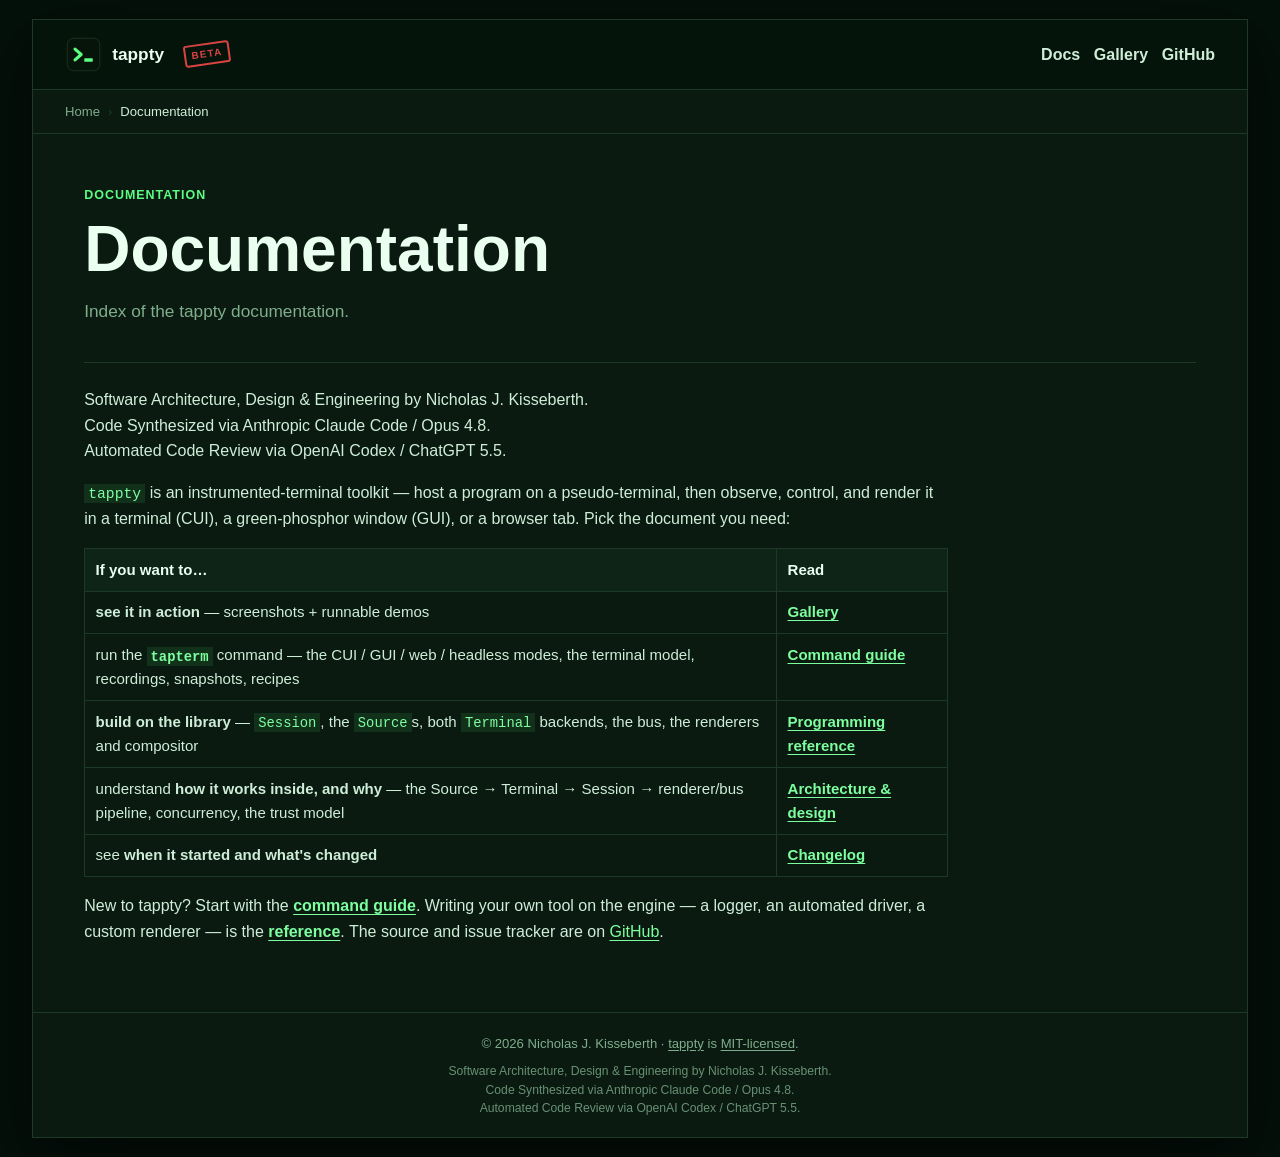
<file: gh-pages/public/docs/index.html>
<!doctype html>
<html lang="en">
<head>
  <meta charset="utf-8">
  <meta name="viewport" content="width=device-width, initial-scale=1">
  <title>Documentation | tappty</title>
  <meta name="description" content="Index of the tappty documentation.">
  <link rel="stylesheet" href="../assets/site.css">
</head>
<body class="site-doc">
  <a class="skip-link" href="#main-content">Skip to main content</a>
  <div class="page-shell">
    <header class="site-header site-header--compact">
      <a class="brand" href="../index.html">
        <img class="brand__icon" src="../assets/logo-tappty.svg" alt="" aria-hidden="true">
        <span class="brand__name">tappty</span><span class="brand__badge">beta</span>
      </a>
      <nav class="top-nav" aria-label="Primary">
        <a href="index.html">Docs</a>
        <a href="../gallery/index.html">Gallery</a>
        <a href="https://github.com/nyxcraft/tappty">GitHub</a>
      </nav>
    </header>

    <nav class="breadcrumbs" aria-label="Breadcrumb">
      <a href="../index.html">Home</a>
      <span class="breadcrumbs__sep" aria-hidden="true">›</span>
      <span aria-current="page">Documentation</span>
    </nav>

    <!-- Simple full-width page (no left rail, no section viewer) -- used for the docs index. -->
    <main id="main-content" class="page-main" tabindex="-1">
      <article class="docs-article">
        <header class="docs-article__header">
          <p class="eyebrow">Documentation</p>
          <h1>Documentation</h1>
          <p class="docs-article__summary">Index of the tappty documentation.</p>
        </header>
        <div class="prose">
<p>Software Architecture, Design &amp; Engineering by Nicholas J. Kisseberth.<br />
Code Synthesized via Anthropic Claude Code / Opus 4.8.<br />
Automated Code Review via OpenAI Codex / ChatGPT 5.5.</p>
<p><code>tappty</code> is an instrumented-terminal toolkit — host a program on a pseudo-terminal, then
observe, control, and render it in a terminal (CUI), a green-phosphor window (GUI), or a
browser tab. Pick the document you need:</p>
<table>
<thead>
<tr>
<th>If you want to…</th>
<th>Read</th>
</tr>
</thead>
<tbody>
<tr>
<td><strong>see it in action</strong> — screenshots + runnable demos</td>
<td><strong><a href="../gallery/index.html">Gallery</a></strong></td>
</tr>
<tr>
<td>run the <strong><code>tapterm</code></strong> command — the CUI / GUI / web / headless modes, the terminal model, recordings, snapshots, recipes</td>
<td><strong><a href="../guide/index.html">Command guide</a></strong></td>
</tr>
<tr>
<td><strong>build on the library</strong> — <code>Session</code>, the <code>Source</code>s, both <code>Terminal</code> backends, the bus, the renderers and compositor</td>
<td><strong><a href="../reference/index.html">Programming reference</a></strong></td>
</tr>
<tr>
<td>understand <strong>how it works inside, and why</strong> — the Source → Terminal → Session → renderer/bus pipeline, concurrency, the trust model</td>
<td><strong><a href="../design/index.html">Architecture &amp; design</a></strong></td>
</tr>
<tr>
<td>see <strong>when it started and what's changed</strong></td>
<td><strong><a href="../changelog/index.html">Changelog</a></strong></td>
</tr>
</tbody>
</table>
<p>New to tappty? Start with the <strong><a href="../guide/index.html">command guide</a></strong>. Writing your own tool on the
engine — a logger, an automated driver, a custom renderer — is the <strong><a href="../reference/index.html">reference</a></strong>.
The source and issue tracker are on <a href="https://github.com/nyxcraft/tappty">GitHub</a>.</p>

        </div>
      </article>
    </main>

    <footer class="site-footer">
      <p>© 2026 Nicholas J. Kisseberth · <a href="../index.html">tappty</a> is <a href="../license/index.html">MIT-licensed</a>.</p>
      <p class="site-footer__attr">Software Architecture, Design &amp; Engineering by Nicholas J. Kisseberth.<br>Code Synthesized via Anthropic Claude Code / Opus 4.8.<br>Automated Code Review via OpenAI Codex / ChatGPT 5.5.</p>
    </footer>
  </div>
</body>
</html>
</file>
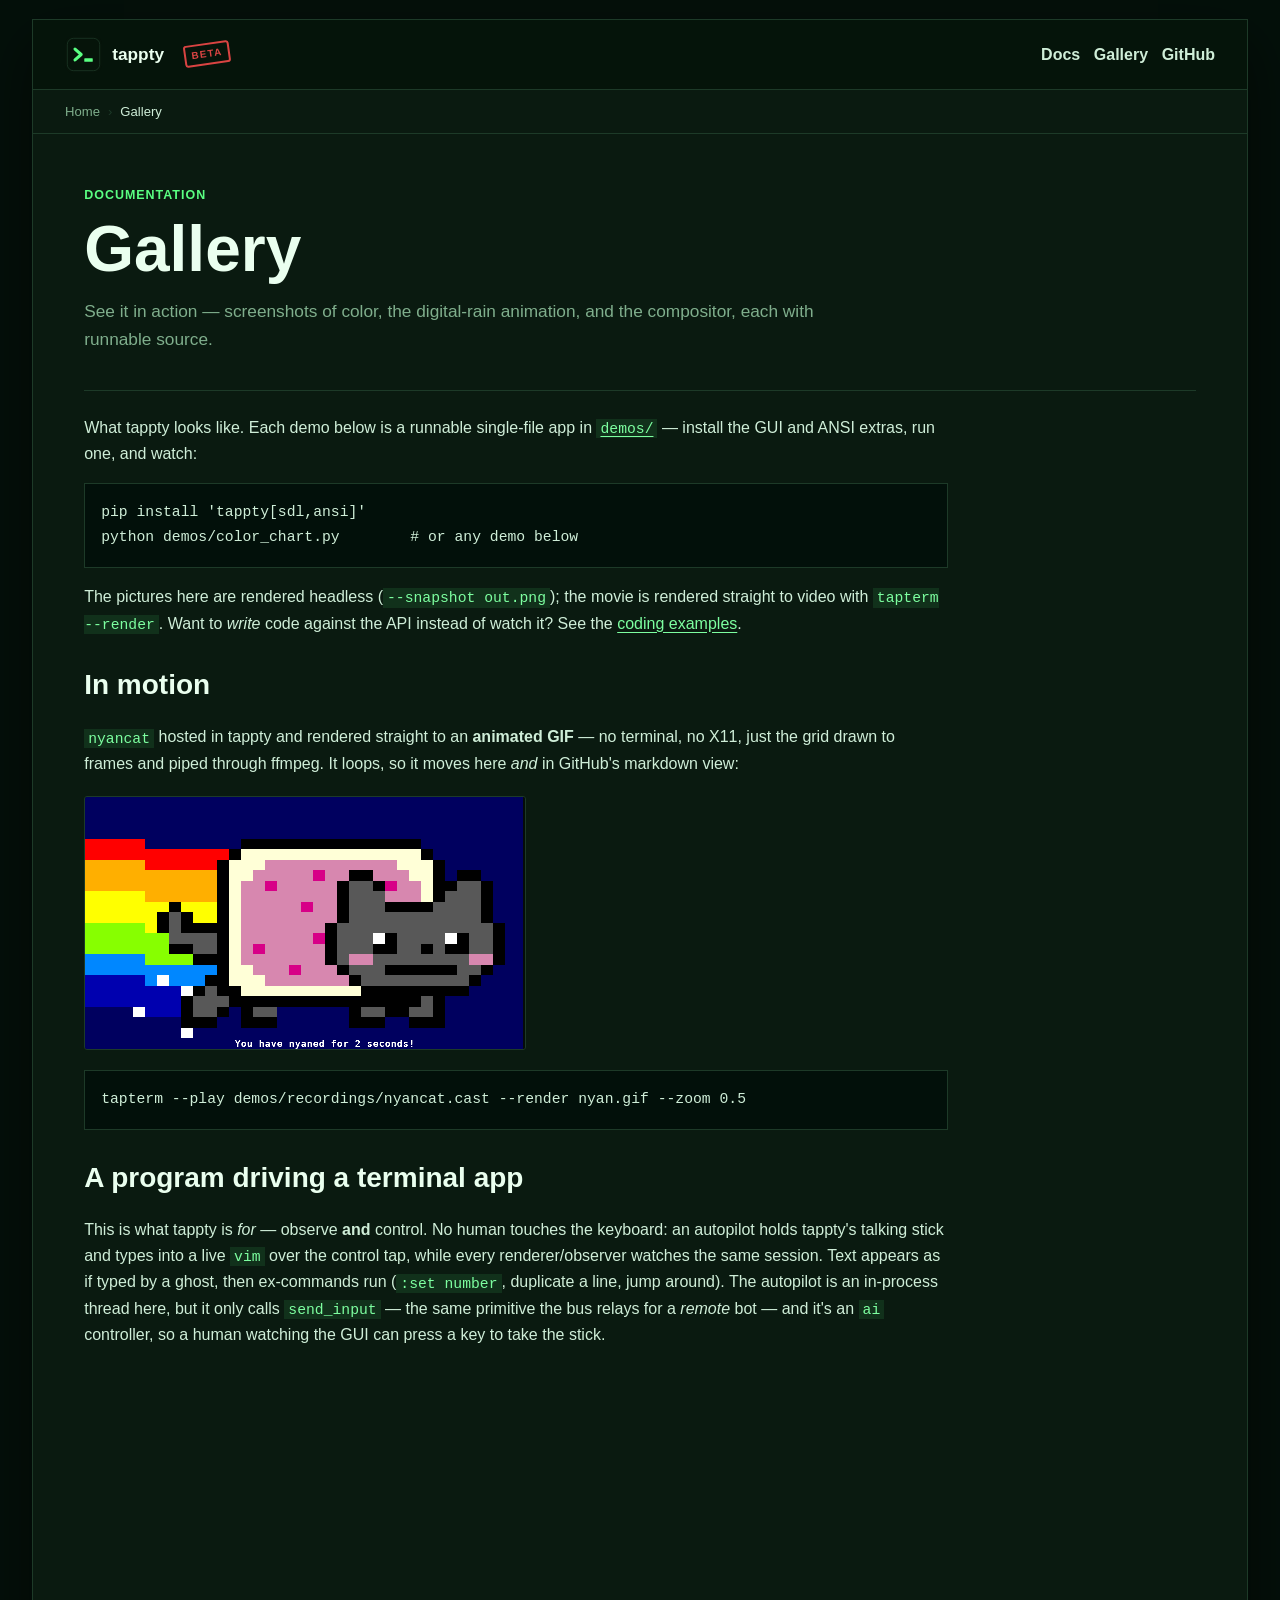
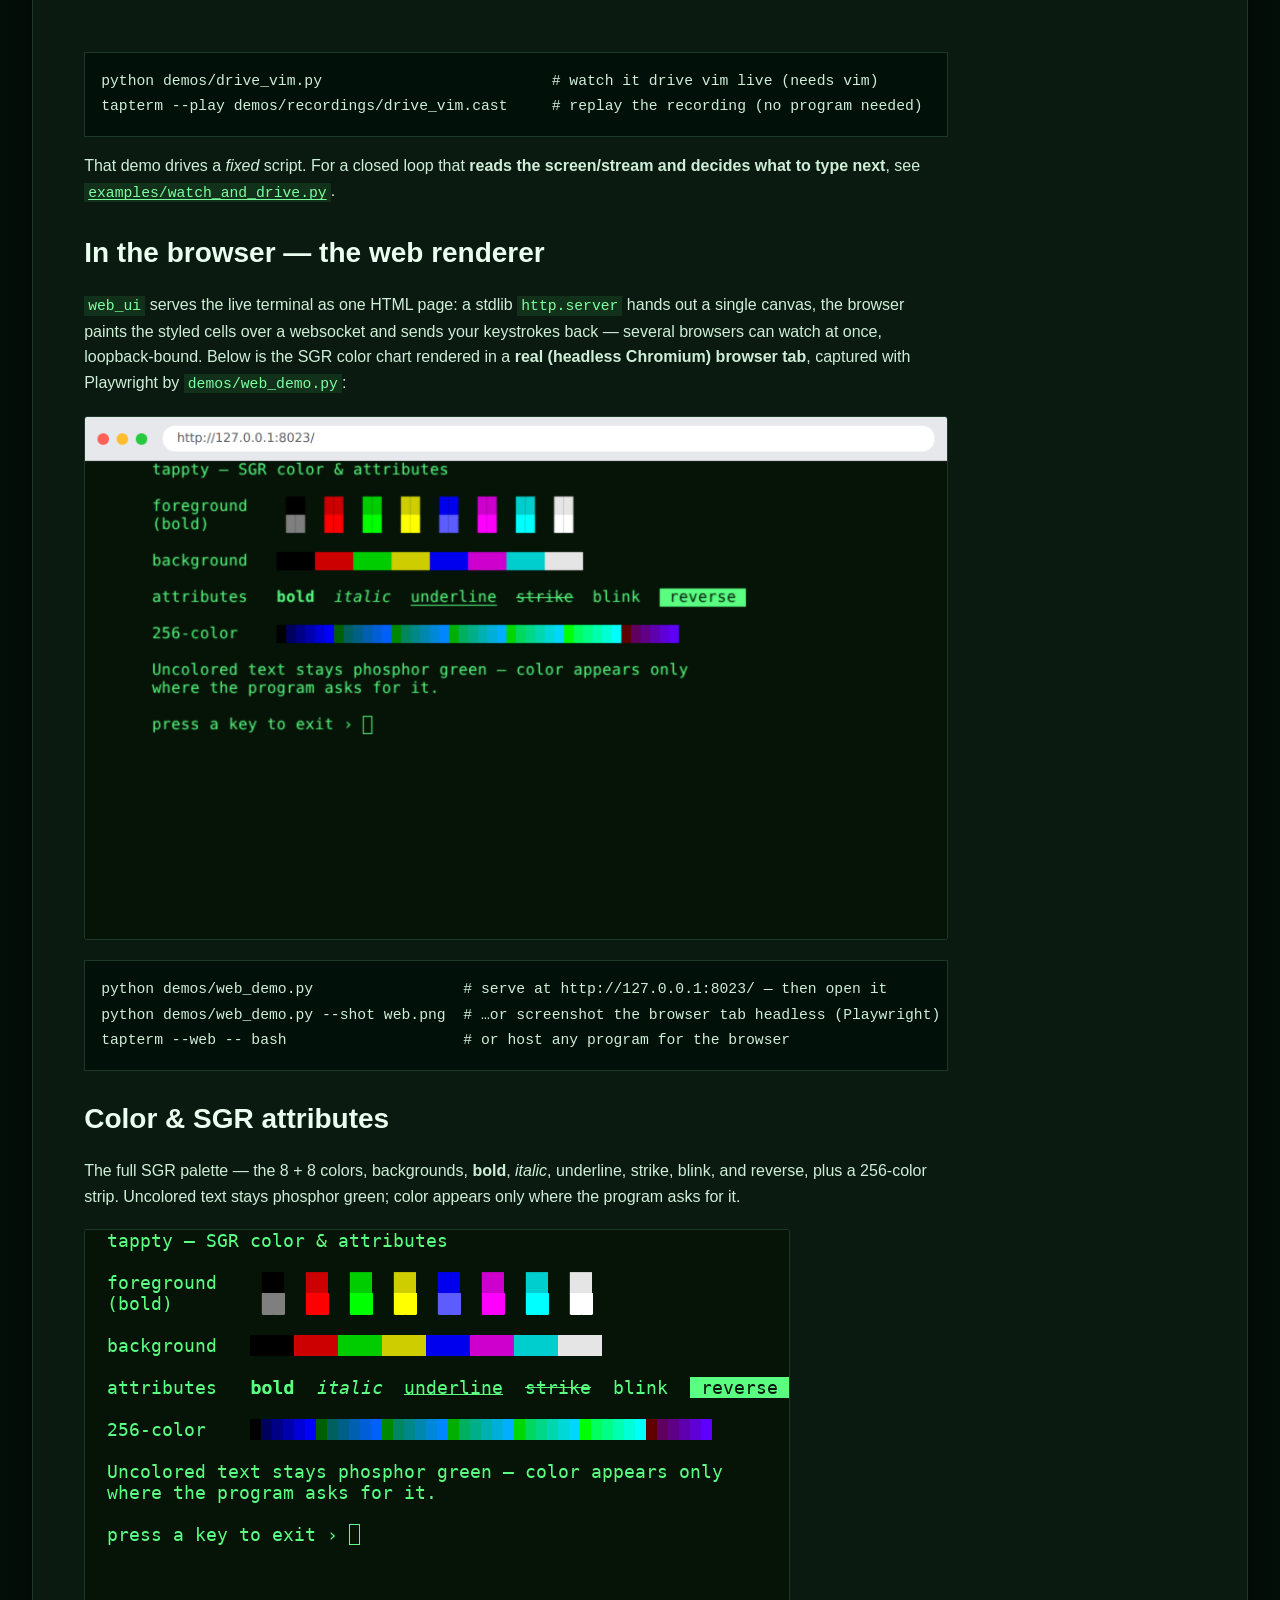
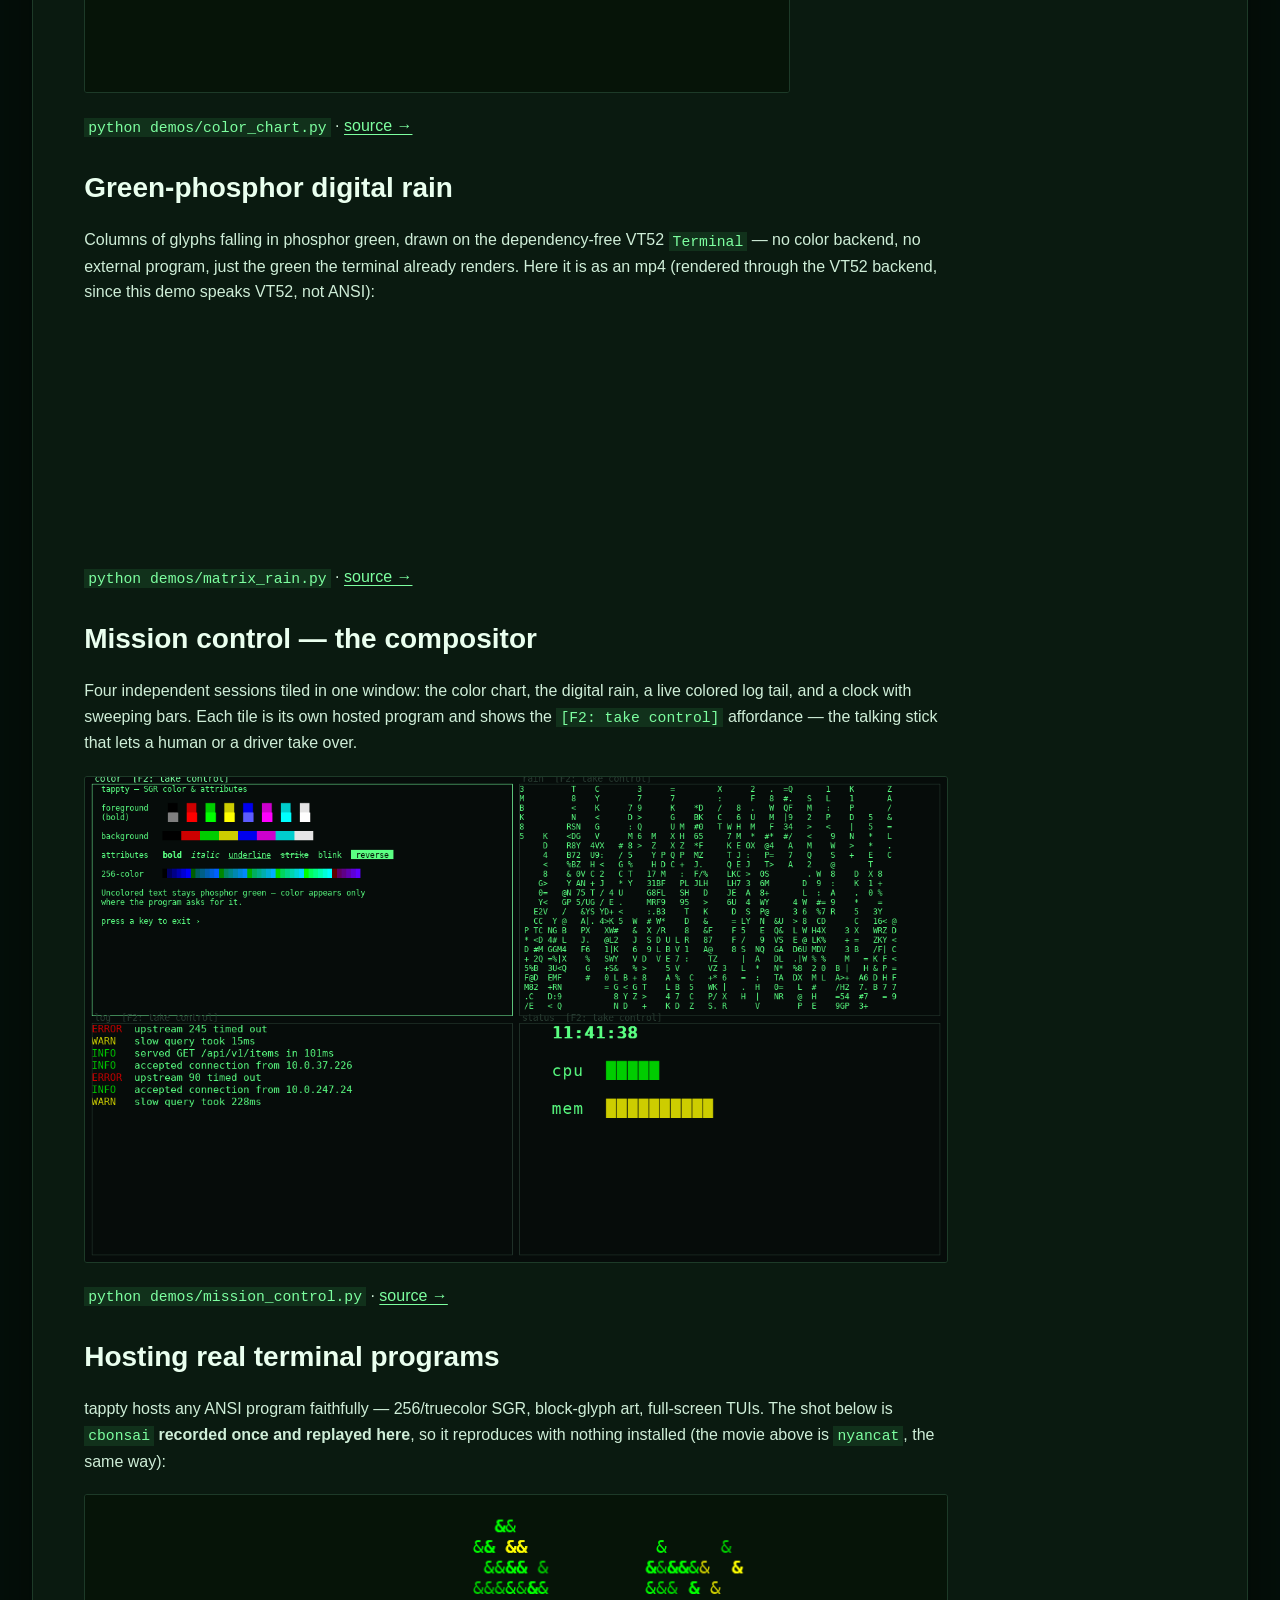
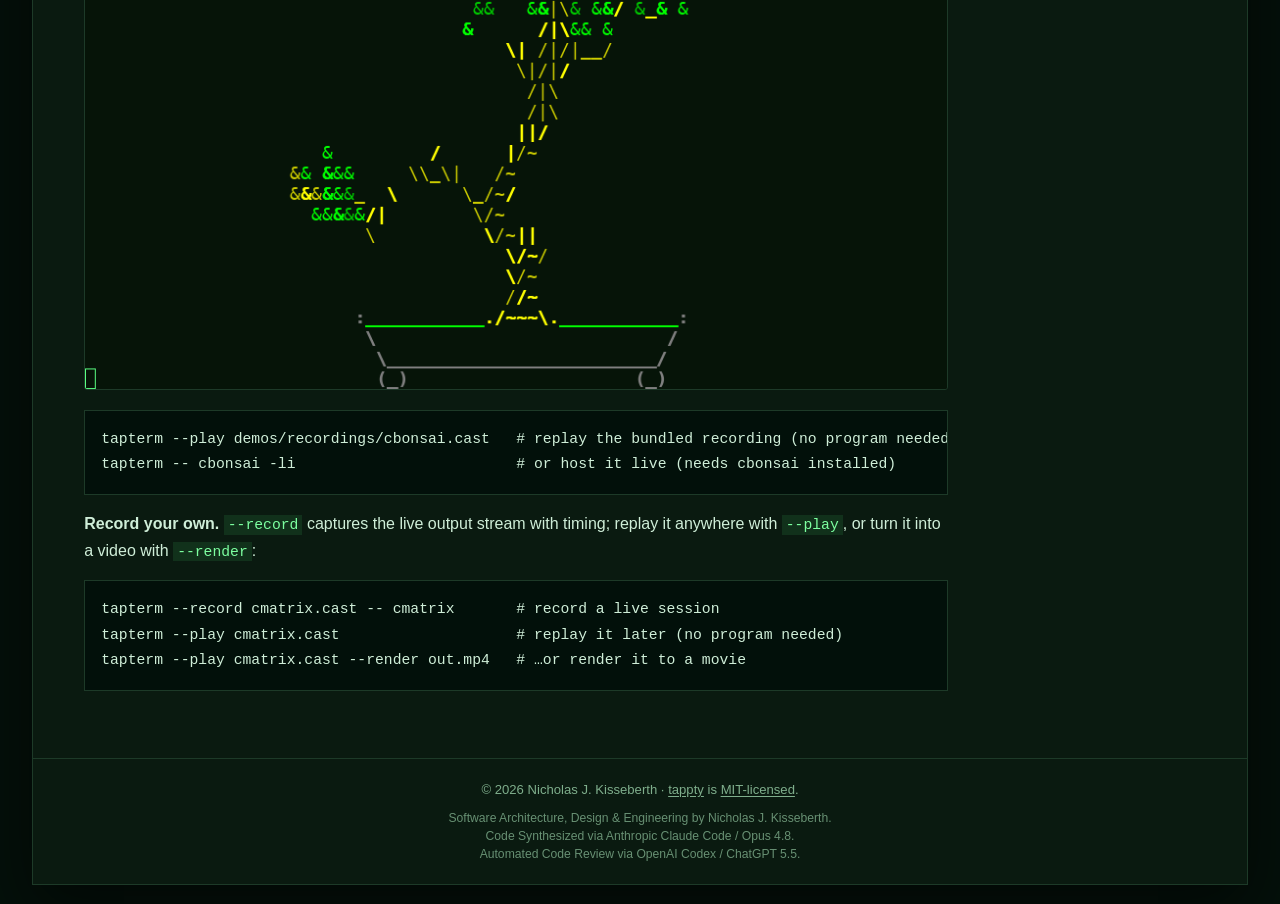
<file: gh-pages/public/gallery/index.html>
<!doctype html>
<html lang="en">
<head>
  <meta charset="utf-8">
  <meta name="viewport" content="width=device-width, initial-scale=1">
  <title>Gallery | tappty</title>
  <meta name="description" content="See it in action — screenshots of color, the digital-rain animation, and the compositor, each with runnable source.">
  <link rel="stylesheet" href="../assets/site.css">
</head>
<body class="site-doc">
  <a class="skip-link" href="#main-content">Skip to main content</a>
  <div class="page-shell">
    <header class="site-header site-header--compact">
      <a class="brand" href="../index.html">
        <img class="brand__icon" src="../assets/logo-tappty.svg" alt="" aria-hidden="true">
        <span class="brand__name">tappty</span><span class="brand__badge">beta</span>
      </a>
      <nav class="top-nav" aria-label="Primary">
        <a href="../docs/index.html">Docs</a>
        <a href="index.html">Gallery</a>
        <a href="https://github.com/nyxcraft/tappty">GitHub</a>
      </nav>
    </header>

    <nav class="breadcrumbs" aria-label="Breadcrumb">
      <a href="../index.html">Home</a>
      <span class="breadcrumbs__sep" aria-hidden="true">›</span>
      <span aria-current="page">Gallery</span>
    </nav>

    <!-- Simple full-width page (no left rail, no section viewer) -- used for the docs index. -->
    <main id="main-content" class="page-main" tabindex="-1">
      <article class="docs-article">
        <header class="docs-article__header">
          <p class="eyebrow">Documentation</p>
          <h1>Gallery</h1>
          <p class="docs-article__summary">See it in action — screenshots of color, the digital-rain animation, and the compositor, each with runnable source.</p>
        </header>
        <div class="prose">
<p>What tappty looks like. Each demo below is a runnable single-file app in
<a href="https://github.com/nyxcraft/tappty/tree/main/demos"><code>demos/</code></a> — install the GUI and ANSI extras,
run one, and watch:</p>
<pre><code class="language-sh">pip install 'tappty[sdl,ansi]'
python demos/color_chart.py        # or any demo below
</code></pre>
<p>The pictures here are rendered headless (<code>--snapshot out.png</code>); the movie is rendered straight to
video with <code>tapterm --render</code>. Want to <em>write</em> code against the API instead of watch it? See the
<a href="https://github.com/nyxcraft/tappty/tree/main/examples">coding examples</a>.</p>
<h2 id="in-motion">In motion</h2>
<p><code>nyancat</code> hosted in tappty and rendered straight to an <strong>animated GIF</strong> — no terminal, no X11,
just the grid drawn to frames and piped through ffmpeg. It loops, so it moves here <em>and</em> in
GitHub's markdown view:</p>
<p><img src="../media/nyancat.gif" alt="nyancat hosted in tappty, rendered to an animated GIF" /></p>
<pre><code class="language-sh">tapterm --play demos/recordings/nyancat.cast --render nyan.gif --zoom 0.5
</code></pre>
<h2 id="a-program-driving-a-terminal-app">A program driving a terminal app</h2>
<p>This is what tappty is <em>for</em> — observe <strong>and</strong> control. No human touches the keyboard: an
autopilot holds tappty's talking stick and types into a live <code>vim</code> over the control tap, while
every renderer/observer watches the same session. Text appears as if typed by a ghost, then
ex-commands run (<code>:set number</code>, duplicate a line, jump around). The autopilot is an in-process
thread here, but it only calls <code>send_input</code> — the same primitive the bus relays for a <em>remote</em>
bot — and it's an <code>ai</code> controller, so a human watching the GUI can press a key to take the stick.</p>
<video autoplay loop muted playsinline width="528" style="max-width:100%;border-radius:6px">
  <source src="../media/drive_vim.mp4" type="video/mp4">
  <img src="../media/drive_vim.png" alt="an autopilot typing into a live vim hosted in tappty">
</video>
<pre><code class="language-sh">python demos/drive_vim.py                          # watch it drive vim live (needs vim)
tapterm --play demos/recordings/drive_vim.cast     # replay the recording (no program needed)
</code></pre>
<p>That demo drives a <em>fixed</em> script. For a closed loop that <strong>reads the screen/stream and decides
what to type next</strong>, see <a href="https://github.com/nyxcraft/tappty/blob/main/examples/watch_and_drive.py"><code>examples/watch_and_drive.py</code></a>.</p>
<h2 id="in-the-browser-the-web-renderer">In the browser — the web renderer</h2>
<p><code>web_ui</code> serves the live terminal as one HTML page: a stdlib <code>http.server</code> hands out a single
canvas, the browser paints the styled cells over a websocket and sends your keystrokes back —
several browsers can watch at once, loopback-bound. Below is the SGR color chart rendered in a
<strong>real (headless Chromium) browser tab</strong>, captured with Playwright by <code>demos/web_demo.py</code>:</p>
<p><img src="../media/web_demo.png" alt="the tappty web renderer painting the SGR color chart in a browser tab" /></p>
<pre><code class="language-sh">python demos/web_demo.py                 # serve at http://127.0.0.1:8023/ — then open it
python demos/web_demo.py --shot web.png  # …or screenshot the browser tab headless (Playwright)
tapterm --web -- bash                    # or host any program for the browser
</code></pre>
<h2 id="color-sgr-attributes">Color &amp; SGR attributes</h2>
<p>The full SGR palette — the 8 + 8 colors, backgrounds, <strong>bold</strong>, <em>italic</em>, underline, strike,
blink, and reverse, plus a 256-color strip. Uncolored text stays phosphor green; color appears
only where the program asks for it.</p>
<p><img src="../media/color_chart.png" alt="tappty rendering an ANSI color and SGR-attribute chart" /></p>
<p><code>python demos/color_chart.py</code> · <a href="https://github.com/nyxcraft/tappty/blob/main/demos/color_chart.py">source →</a></p>
<h2 id="green-phosphor-digital-rain">Green-phosphor digital rain</h2>
<p>Columns of glyphs falling in phosphor green, drawn on the dependency-free VT52 <code>Terminal</code> — no
color backend, no external program, just the green the terminal already renders. Here it is as an
mp4 (rendered through the VT52 backend, since this demo speaks VT52, not ANSI):</p>
<video autoplay loop muted playsinline width="440" style="max-width:100%;border-radius:6px">
  <source src="../media/matrix.mp4" type="video/mp4">
  <img src="../media/matrix_rain.png" alt="tappty drawing a green digital-rain animation">
</video>
<p><code>python demos/matrix_rain.py</code> · <a href="https://github.com/nyxcraft/tappty/blob/main/demos/matrix_rain.py">source →</a></p>
<h2 id="mission-control-the-compositor">Mission control — the compositor</h2>
<p>Four independent sessions tiled in one window: the color chart, the digital rain, a live colored
log tail, and a clock with sweeping bars. Each tile is its own hosted program and shows the
<code>[F2: take control]</code> affordance — the talking stick that lets a human or a driver take over.</p>
<p><img src="../media/mission_control.png" alt="tappty compositor tiling four live terminal sessions in one window" /></p>
<p><code>python demos/mission_control.py</code> · <a href="https://github.com/nyxcraft/tappty/blob/main/demos/mission_control.py">source →</a></p>
<h2 id="hosting-real-terminal-programs">Hosting real terminal programs</h2>
<p>tappty hosts any ANSI program faithfully — 256/truecolor SGR, block-glyph art, full-screen TUIs.
The shot below is <code>cbonsai</code> <strong>recorded once and replayed here</strong>, so it reproduces with nothing
installed (the movie above is <code>nyancat</code>, the same way):</p>
<p><img src="../media/cbonsai.png" alt="a cbonsai tree hosted in tappty" /></p>
<pre><code class="language-sh">tapterm --play demos/recordings/cbonsai.cast   # replay the bundled recording (no program needed)
tapterm -- cbonsai -li                         # or host it live (needs cbonsai installed)
</code></pre>
<p><strong>Record your own.</strong> <code>--record</code> captures the live output stream with timing; replay it anywhere
with <code>--play</code>, or turn it into a video with <code>--render</code>:</p>
<pre><code class="language-sh">tapterm --record cmatrix.cast -- cmatrix       # record a live session
tapterm --play cmatrix.cast                    # replay it later (no program needed)
tapterm --play cmatrix.cast --render out.mp4   # …or render it to a movie
</code></pre>

        </div>
      </article>
    </main>

    <footer class="site-footer">
      <p>© 2026 Nicholas J. Kisseberth · <a href="../index.html">tappty</a> is <a href="../license/index.html">MIT-licensed</a>.</p>
      <p class="site-footer__attr">Software Architecture, Design &amp; Engineering by Nicholas J. Kisseberth.<br>Code Synthesized via Anthropic Claude Code / Opus 4.8.<br>Automated Code Review via OpenAI Codex / ChatGPT 5.5.</p>
    </footer>
  </div>
</body>
</html>
</file>
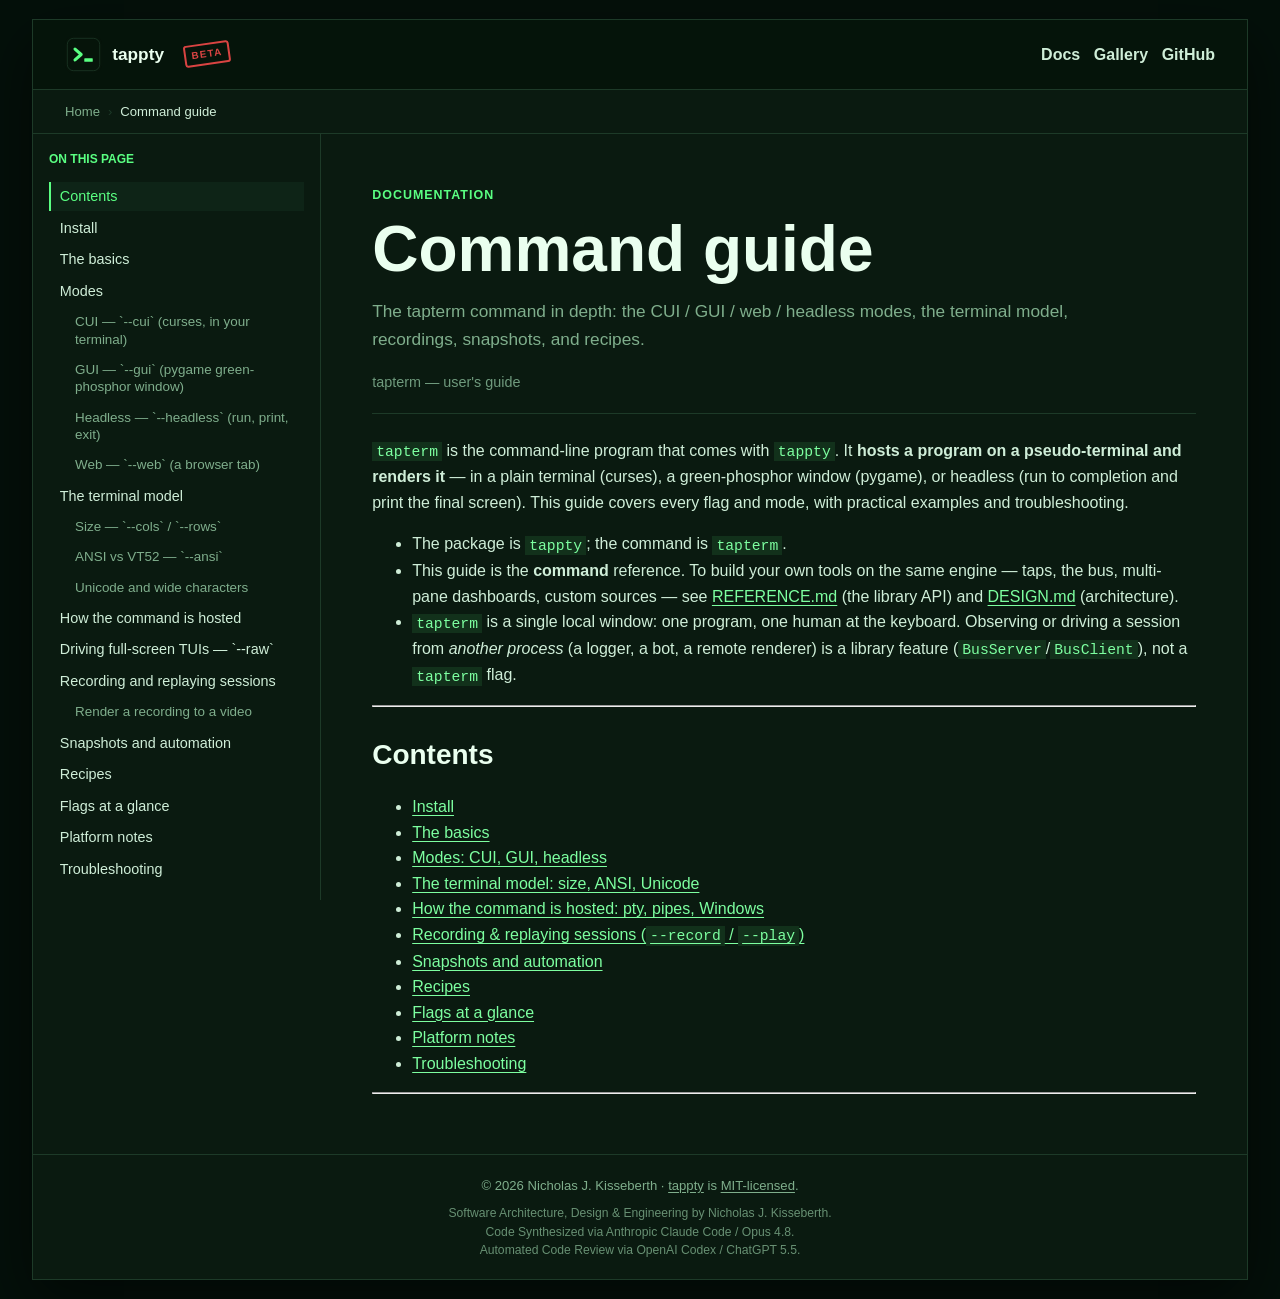
<file: gh-pages/public/guide/index.html>
<!doctype html>
<html lang="en">
<head>
  <meta charset="utf-8">
  <meta name="viewport" content="width=device-width, initial-scale=1">
  <title>Command guide | tappty</title>
  <meta name="description" content="The tapterm command in depth: the CUI / GUI / web / headless modes, the terminal model, recordings, snapshots, and recipes.">
  <link rel="stylesheet" href="../assets/site.css">
</head>
<body class="site-doc">
  <a class="skip-link" href="#main-content">Skip to main content</a>
  <div class="page-shell">
    <header class="site-header site-header--compact">
      <a class="brand" href="../index.html">
        <img class="brand__icon" src="../assets/logo-tappty.svg" alt="" aria-hidden="true">
        <span class="brand__name">tappty</span><span class="brand__badge">beta</span>
      </a>
      <nav class="top-nav" aria-label="Primary">
        <a href="../docs/index.html">Docs</a>
        <a href="../gallery/index.html">Gallery</a>
        <a href="https://github.com/nyxcraft/tappty">GitHub</a>
      </nav>
    </header>

    <nav class="breadcrumbs" aria-label="Breadcrumb">
      <a href="../index.html">Home</a>
      <span class="breadcrumbs__sep" aria-hidden="true">›</span>
      <span aria-current="page">Command guide</span>
    </nav>

    <main id="main-content" class="docs-layout" tabindex="-1">
      <aside class="docs-sidebar">
        <p class="docs-sidebar__eyebrow">On this page</p>
        <nav class="section-nav" aria-label="On this page">
<ul class="section-nav__list">
<li><a class="section-nav__link section-nav__link--l2" href="#contents">Contents</a></li>
<li><a class="section-nav__link section-nav__link--l2" href="#install">Install</a></li>
<li><a class="section-nav__link section-nav__link--l2" href="#the-basics">The basics</a></li>
<li><a class="section-nav__link section-nav__link--l2" href="#modes">Modes</a></li>
<li><a class="section-nav__link section-nav__link--l3" href="#cui-cui-curses-in-your-terminal">CUI — `--cui` (curses, in your terminal)</a></li>
<li><a class="section-nav__link section-nav__link--l3" href="#gui-gui-pygame-green-phosphor-window">GUI — `--gui` (pygame green-phosphor window)</a></li>
<li><a class="section-nav__link section-nav__link--l3" href="#headless-headless-run-print-exit">Headless — `--headless` (run, print, exit)</a></li>
<li><a class="section-nav__link section-nav__link--l3" href="#web-web-a-browser-tab">Web — `--web` (a browser tab)</a></li>
<li><a class="section-nav__link section-nav__link--l2" href="#the-terminal-model">The terminal model</a></li>
<li><a class="section-nav__link section-nav__link--l3" href="#size-cols-rows">Size — `--cols` / `--rows`</a></li>
<li><a class="section-nav__link section-nav__link--l3" href="#ansi-vs-vt52-ansi">ANSI vs VT52 — `--ansi`</a></li>
<li><a class="section-nav__link section-nav__link--l3" href="#unicode-and-wide-characters">Unicode and wide characters</a></li>
<li><a class="section-nav__link section-nav__link--l2" href="#how-the-command-is-hosted">How the command is hosted</a></li>
<li><a class="section-nav__link section-nav__link--l2" href="#driving-full-screen-tuis-raw">Driving full-screen TUIs — `--raw`</a></li>
<li><a class="section-nav__link section-nav__link--l2" href="#recording-and-replaying-sessions">Recording and replaying sessions</a></li>
<li><a class="section-nav__link section-nav__link--l3" href="#render-a-recording-to-a-video">Render a recording to a video</a></li>
<li><a class="section-nav__link section-nav__link--l2" href="#snapshots-and-automation">Snapshots and automation</a></li>
<li><a class="section-nav__link section-nav__link--l2" href="#recipes">Recipes</a></li>
<li><a class="section-nav__link section-nav__link--l2" href="#flags-at-a-glance">Flags at a glance</a></li>
<li><a class="section-nav__link section-nav__link--l2" href="#platform-notes">Platform notes</a></li>
<li><a class="section-nav__link section-nav__link--l2" href="#troubleshooting">Troubleshooting</a></li>
</ul>
        </nav>
      </aside>

      <article class="docs-article">
        <header class="docs-article__header">
          <p class="eyebrow">Documentation</p>
          <h1>Command guide</h1>
          <p class="docs-article__summary">The tapterm command in depth: the CUI / GUI / web / headless modes, the terminal model, recordings, snapshots, and recipes.</p>
          <p class="docs-article__source">tapterm — user&#x27;s guide</p>
        </header>
        <div class="prose">
<p><code>tapterm</code> is the command-line program that comes with <code>tappty</code>. It <strong>hosts a program on a
pseudo-terminal and renders it</strong> — in a plain terminal (curses), a green-phosphor window
(pygame), or headless (run to completion and print the final screen). This guide covers every
flag and mode, with practical examples and troubleshooting.</p>
<ul>
<li>The package is <code>tappty</code>; the command is <code>tapterm</code>.</li>
<li>This guide is the <strong>command</strong> reference. To build your own tools on the same engine — taps,
the bus, multi-pane dashboards, custom sources — see <a href="../reference/index.html">REFERENCE.md</a> (the
library API) and <a href="../design/index.html">DESIGN.md</a> (architecture).</li>
<li><code>tapterm</code> is a single local window: one program, one human at the keyboard. Observing or
driving a session from <em>another process</em> (a logger, a bot, a remote renderer) is a library
feature (<code>BusServer</code>/<code>BusClient</code>), not a <code>tapterm</code> flag.</li>
</ul>
<hr />
<h2 id="contents">Contents</h2>
<ul>
<li><a href="#install">Install</a></li>
<li><a href="#the-basics">The basics</a></li>
<li><a href="#modes">Modes: CUI, GUI, headless</a></li>
<li><a href="#the-terminal-model">The terminal model: size, ANSI, Unicode</a></li>
<li><a href="#how-the-command-is-hosted">How the command is hosted: pty, pipes, Windows</a></li>
<li><a href="#recording-and-replaying-sessions">Recording &amp; replaying sessions (<code>--record</code> / <code>--play</code>)</a></li>
<li><a href="#snapshots-and-automation">Snapshots and automation</a></li>
<li><a href="#recipes">Recipes</a></li>
<li><a href="#flags-at-a-glance">Flags at a glance</a></li>
<li><a href="#platform-notes">Platform notes</a></li>
<li><a href="#troubleshooting">Troubleshooting</a></li>
</ul>
<hr />
<h2 id="install">Install</h2>
<pre><code class="language-sh">pip install tappty            # the core + tapterm; the CUI works out of the box
pip install 'tappty[sdl]'     # add the green-phosphor window (pygame-ce)
pip install 'tappty[gl]'  # add the arcade/OpenGL window (alternative GUI backend)
pip install 'tappty[web]'     # add the browser renderer for --web (websockets)
pip install 'tappty[ansi]'    # add the full-ANSI backend (pyte) for --ansi
pip install 'tappty[win]'     # Windows-native: ConPTY host + curses CUI (pywinpty, windows-curses)
</code></pre>
<p>After install, <code>tapterm</code> is on your <code>PATH</code>. You can combine extras: <code>pip install 'tappty[sdl,ansi]'</code>.</p>
<p>What each mode needs:</p>
<table>
<thead>
<tr>
<th>You want…</th>
<th>Needs</th>
</tr>
</thead>
<tbody>
<tr>
<td><code>--cui</code> (curses)</td>
<td>a terminal — no extras on POSIX; on Windows, the <code>win</code> extra (<code>windows-curses</code>)</td>
</tr>
<tr>
<td><code>--gui</code> (pygame window)</td>
<td>the <code>sdl</code> extra <strong>and</strong> a display</td>
</tr>
<tr>
<td><code>--arcade</code> (arcade window)</td>
<td>the <code>gl</code> extra <strong>and</strong> a display (a GL context)</td>
</tr>
<tr>
<td><code>--web</code> (browser tab)</td>
<td>the <code>web</code> extra (no display needed — it's a server)</td>
</tr>
<tr>
<td><code>--headless</code></td>
<td>no terminal, no display, no extras*</td>
</tr>
<tr>
<td><code>--ansi</code> (full-ANSI render)</td>
<td>the <code>ansi</code> extra</td>
</tr>
</tbody>
</table>
<p>*POSIX pty hosting, <code>--no-pty</code>, and <code>--record</code> need nothing; <code>--play</code> needs the <code>ansi</code> extra
(recordings are full-ANSI). The exception is <em>default</em>
<strong>Windows</strong> hosting, which uses ConPTY — that needs <code>tappty[ansi,win]</code> and is still
provisional (see <a href="#platform-notes">Platform notes</a>); <code>--no-pty</code> avoids it.</p>
<hr />
<h2 id="the-basics">The basics</h2>
<p>Run <code>tapterm</code> with no arguments and it's a <strong>regular terminal</strong>: it hosts your <code>$SHELL</code> with
full-ANSI rendering and raw keystrokes, so colors, line-editing, arrow keys, tab-completion and
full-screen apps (vim, htop, less) all work — and the window closes when you exit the shell.</p>
<pre><code class="language-sh">tapterm
</code></pre>
<p>Run a specific program instead of the shell — xterm-style with <code>-e</code>, or by putting it after <code>--</code>
(everything after is the command and its arguments, untouched):</p>
<pre><code class="language-sh">tapterm -e vim notes.txt
tapterm -- python3 -i
tapterm -- ssh user@host
</code></pre>
<blockquote>
<p><strong><code>-e</code> and <code>--</code> both end <code>tapterm</code>'s options</strong>, so put <code>tapterm</code>'s own flags <em>first</em>:
<code>tapterm --gui -e bash</code> is right; <code>tapterm -e bash --gui</code> passes <code>--gui</code> to bash. With no
command at all, <code>tapterm</code> hosts <code>$SHELL</code> (falling back to <code>/bin/sh</code>).</p>
</blockquote>
<p><strong>xterm-style flags.</strong> Where it makes sense, <code>tapterm</code> takes the spellings xterm users expect:
<code>-e CMD …</code> (run a command), <code>-T</code> / <code>-title TITLE</code>, <code>-geometry COLSxROWS</code> (size — a trailing
<code>+X+Y</code> offset is accepted but ignored, since tappty doesn't place windows), <code>-cd DIR</code> (working
directory), and <code>-hold</code> (keep the window open after the program exits, instead of closing).</p>
<p><strong>Regular terminal vs. instrument.</strong> The real-terminal behavior above — full-ANSI + raw keys, the
window closing on exit — is the default for any interactive session, and needs the <code>ansi</code> extra
(pyte); without pyte, <code>tapterm</code> falls back to the instrument mode below. Pass <strong><code>--cooked</code></strong> to
choose that mode explicitly: line-buffered input with local echo and line-editing, drawn on the
dependency-free VT52 grid. That's what the observe taps and the bus <code>CMD</code> capture expect — they
key off the line/prompt boundaries that raw mode doesn't have.</p>
<p><strong>Picking a mode.</strong> With no mode flag, <code>tapterm</code> chooses the <strong>GUI</strong> when pygame is installed
<em>and</em> a display is available, otherwise the always-available <strong>CUI</strong>. Force a mode with
<code>--cui</code>, <code>--gui</code>, or <code>--headless</code> (these are mutually exclusive).</p>
<hr />
<h2 id="modes">Modes</h2>
<h3 id="cui-cui-curses-in-your-terminal">CUI — <code>--cui</code> (curses, in your terminal)</h3>
<p>Takes over the current terminal and draws the hosted program's fixed grid, green on your
terminal's background, with a status line at the bottom. Works anywhere a terminal does, no
extras. With <code>--ansi</code>, colored programs render in <strong>color</strong> where your terminal supports it
(uncolored text stays phosphor green).</p>
<pre><code class="language-sh">tapterm --cui -- bash
</code></pre>
<ul>
<li><strong>The status line</strong> shows the title and grid size, e.g. <code>tapterm :: bash  80x24</code>. If your
real terminal is smaller than the model, the view follows the cursor and the line shows
<code>view@&lt;col&gt;,&lt;row&gt; [partial]</code> — the program still thinks it has the full 80×24; only what
you <em>see</em> is a sub-rectangle (resize never changes the model). When the program exits, the
line shows <code>[done -- press a key]</code> and <code>tapterm</code> waits for a keypress before quitting.</li>
<li><strong>Input:</strong> by default keystrokes are forwarded <strong>raw</strong> — arrows, function keys, and Ctrl-combos
go straight to the program, so full-screen apps work. In <code>--cooked</code> mode it's line-oriented
(Enter, Backspace, and printable text; arrows not forwarded). Either way, <strong><code>Ctrl-]</code> quits</strong>
<code>tapterm</code> (and stops the hosted program).</li>
<li>The CUI shows the <strong>live</strong> screen; it has no interactive scrollback (that's a GUI feature).</li>
</ul>
<h3 id="gui-gui-pygame-green-phosphor-window">GUI — <code>--gui</code> (pygame green-phosphor window)</h3>
<p>Opens a green-on-black monospace window with a blinking block cursor — the showcase. Needs the
<code>sdl</code> extra and a display.</p>
<pre><code class="language-sh">tapterm --gui -- bash
</code></pre>
<ul>
<li><strong>Input:</strong> keystrokes are forwarded <strong>raw</strong> by default (arrows, function keys, Ctrl-combos, and
printable Unicode), so full-screen apps work; <code>--cooked</code> makes it line-oriented (Enter,
Backspace, printable text).</li>
<li><strong>Scrollback:</strong> mouse wheel up, or <strong>PageUp</strong>/<strong>PageDown</strong>, scrolls into history; a banner
shows your position. Typing (or Enter/Backspace) <strong>snaps back to live</strong>.</li>
<li><strong>Screenshot:</strong> press <strong>F12</strong> to save a PNG (to your <code>--snapshot</code> path + <code>.png</code>, or
<code>/tmp/tapterm.png</code>).</li>
<li><strong>Closing:</strong> click the window's close button to quit. Add <strong><code>--exit-when-done</code></strong> to close the
window automatically a moment after the hosted program exits (otherwise the window stays open
showing the final screen).</li>
<li><strong><code>--snapshot PATH</code></strong> mirrors the screen to a text file (and a <code>.png</code>) about once a second —
handy for letting a script or an AI watch what you see (see <a href="#snapshots-and-automation">Snapshots</a>).</li>
</ul>
<p><strong><code>--arcade</code></strong> opens the <em>same</em> green-phosphor window on the arcade (pyglet/OpenGL) stack
instead of pygame — same keys, scrollback, <code>F12</code>, <code>--snapshot</code>, and <code>--exit-when-done</code>. It
needs the <code>gl</code> extra and a real GL display (where <code>--gui</code> also runs in software). Use it if
you prefer the arcade backend or already depend on it; otherwise <code>--gui</code> is the default window.</p>
<h3 id="headless-headless-run-print-exit">Headless — <code>--headless</code> (run, print, exit)</h3>
<p>No terminal and no display — and no extras for POSIX pty hosting, <code>--no-pty</code>, or <code>--record</code>
(<code>--play</code> needs the <code>ansi</code> extra).
Runs the program to completion, prints the <strong>final screen</strong> to stdout, and exits with the
<strong>program's own exit code</strong> — the scripting/CI mode.</p>
<pre><code class="language-sh">tapterm --headless -- ls -la
echo &quot;exit was $?&quot;             # tapterm forwards the child's exit status
</code></pre>
<ul>
<li><code>--snapshot PATH</code> additionally writes the final screen to that file.</li>
<li>Because it returns the child's exit code, <code>tapterm --headless -- sh -c 'exit 7'</code> exits 7 — so
it's safe in CI (a failing command makes the step fail).</li>
<li>On <strong>Windows</strong>, <em>default</em> hosting uses ConPTY, which needs <code>tappty[ansi,win]</code> and is still
provisional — use <code>--no-pty</code> (no extras) for headless CI there. See
<a href="#platform-notes">Platform notes</a>.</li>
</ul>
<h3 id="web-web-a-browser-tab">Web — <code>--web</code> (a browser tab)</h3>
<p>Serves the terminal over HTTP + a WebSocket so you can watch and drive it in a <strong>browser</strong> —
from this machine, or any device that can reach it. Needs the <code>web</code> extra; no display required
(it's a server).</p>
<pre><code class="language-sh">pip install 'tappty[web]'
tapterm --web -- bash              # then open http://127.0.0.1:8023/
tapterm --web --port 9000 -- bash  # page on :9000, websocket on :9001
</code></pre>
<ul>
<li>The browser draws tappty's grid (green phosphor + the same SGR <strong>color</strong> as the other UIs);
keystrokes go back to the program. Like the other interactive modes it's <strong>full-ANSI + raw by
default</strong> (so full-screen TUIs like <code>vim</code> just work) and closes when the program exits; pass
<code>--cooked</code> for the line-oriented instrument mode instead.</li>
<li><strong>Several browsers can connect at once</strong> — all watch; the talking stick decides who drives
(typing takes it). This is the &quot;human and a bot share one session&quot; idea, in a browser.</li>
<li>It binds <strong>loopback (127.0.0.1) only</strong> and has <strong>no TLS</strong> — it's a local control plane, like
the bus. To reach it from another machine, tunnel it (<code>ssh -L</code>) rather than exposing the port.</li>
<li>The page is on <code>--port</code> (default 8023); the WebSocket is on <code>--port + 1</code>. <code>tapterm</code> prints the
URL on start; it runs until the program exits or you press <strong>Ctrl-C</strong>.</li>
</ul>
<hr />
<h2 id="the-terminal-model">The terminal model</h2>
<h3 id="size-cols-rows">Size — <code>--cols</code> / <code>--rows</code></h3>
<p>The hosted program lives in a <strong>fixed grid</strong>, default <strong>80×24</strong>. Change it with <code>--cols</code> and
<code>--rows</code> (positive integers):</p>
<pre><code class="language-sh">tapterm --cols 120 --rows 40 -- bash
</code></pre>
<p>The size is what the <em>program</em> sees and never changes while it runs — resizing your real window
(CUI) or the pygame window doesn't resize the program; the renderer just shows more or less of
the fixed grid (a viewport). This keeps the hosted program sealed in a predictable size.</p>
<h3 id="ansi-vs-vt52-ansi">ANSI vs VT52 — <code>--ansi</code></h3>
<p>Two terminal backends:</p>
<ul>
<li><strong>Default (VT52-spirit).</strong> A small, dependency-free model: text, wrap/scroll, the common
control characters, and a handful of VT52 escapes. Perfect for line-oriented and period
programs. It does <strong>not</strong> understand modern ANSI (colors, cursor addressing) — feed it a
program that emits those and you'll see escape-sequence soup.</li>
<li><strong><code>--ansi</code> (full ANSI/VT100+).</strong> Backed by <code>pyte</code> (the <code>ansi</code> extra). Use it for anything
modern — shells with colored prompts, <code>vim</code>, <code>htop</code>, <code>git log</code>, etc. It interprets cursor
movement, erasing, and line edits correctly.</li>
</ul>
<pre><code class="language-sh">tapterm --ansi -- vim
tapterm --ansi -- bash      # colored prompts/output render cleanly
</code></pre>
<blockquote>
<p>Note: <code>--ansi</code> renders <strong>color</strong> in every interactive renderer — the GUI (<code>--gui</code> /
<code>--arcade</code>) in full RGB, and the CUI (<code>--cui</code>) via your terminal's colors where it supports
them — covering foreground/background, bold (as a brighter shade), and inverse, while
uncolored text stays phosphor green. Only <code>--headless</code>/<code>--snapshot</code> output is plain text.</p>
</blockquote>
<h3 id="unicode-and-wide-characters">Unicode and wide characters</h3>
<p>Unicode works in both backends: a program printing <code>café</code> or <code>→ ✓</code> shows those characters
(UTF-8 is decoded for the screen; pass-through is correct end to end).</p>
<p><strong>Wide glyphs</strong> — CJK (<code>日本語</code>, <code>中文</code>) and single-code-point emoji (<code>👍 🔥 ✅</code>) — occupy their
true <strong>two columns</strong>, so neighboring text lines up instead of crowding. This is most reliable
with <code>--ansi</code> (the <code>pyte</code> backend tracks the width). In the CUI it relies on your terminal being
in a UTF-8 locale (<code>$LANG</code>/<code>$LC_ALL</code>); a non-UTF-8 locale falls back to single-width but never
garbles the rest of the line. The GUI and web renderers draw the glyph in the font you have, so
how a given emoji <em>looks</em> depends on that font's coverage — but its width is always correct.</p>
<p><strong>What doesn't work: grapheme clusters.</strong> Emoji built from several code points — ZWJ families
(<code>👨‍👩‍👧</code>), flags (<code>🇺🇸</code>), and skin-tone modifiers (<code>👋🏽</code>) — are split or collapsed by <code>pyte</code>
before tapterm sees them (the family shows as just <code>👨</code>, the flag as two letter-boxes). This is
a deliberate limit, not a bug; see <a href="../design/index.html">DESIGN.md</a> §9.</p>
<hr />
<h2 id="how-the-command-is-hosted">How the command is hosted</h2>
<p>By default <code>tapterm</code> runs your command on a <strong>pseudo-terminal</strong> so it behaves exactly as it
would in a real terminal (interactive prompts, line editing, programs that check for a tty).</p>
<ul>
<li>
<p><strong>POSIX:</strong> a real pty. This is the default and the most faithful.</p>
</li>
<li>
<p><strong><code>--no-pty</code>:</strong> host over <strong>plain pipes</strong> instead — no tty. Cross-platform (including
Windows), but because there's no tty the child knows it isn't interactive: many programs
<strong>block-buffer</strong> their output (you see nothing until they flush or exit) and skip prompts.
Best for cooperative, line-oriented programs; not for full interactive ones.</p>
<pre><code class="language-sh">tapterm --no-pty -- python3 -c &quot;print('hello from a pipe')&quot;
</code></pre>
</li>
<li>
<p><strong>Windows:</strong> there's no POSIX pty, so <code>tapterm</code> hosts the command on a <strong>Windows
pseudo-console (ConPTY)</strong> via the <code>win</code> extra, and automatically enables <code>--ansi</code> (ConPTY
emits VT100+). This path is implemented but <strong>not yet validated on real Windows</strong> — treat it
as provisional. <code>--no-pty</code> (pipes) is the more conservative choice on Windows today.</p>
</li>
</ul>
<hr />
<h2 id="driving-full-screen-tuis-raw">Driving full-screen TUIs — <code>--raw</code></h2>
<p>An interactive session is <strong>raw by default</strong> (the regular-terminal behavior): every keystroke
goes straight to the program with no local echo or line editing, and special keys are translated
to their VT escape sequences — so full-screen programs like <strong><code>vim</code></strong>, <strong><code>htop</code></strong>, or <strong><code>less</code></strong>
work, the program handling its own echo and redraw exactly as under a real terminal. <code>--raw</code>
forces this mode explicitly.</p>
<p>The opposite is <strong><code>--cooked</code></strong> (the line-oriented instrument mode): <code>tapterm</code> echoes your
keystrokes locally and sends a whole line on Enter — good for prompts you want to <em>watch</em> being
typed — and arrow/function/Ctrl keys aren't forwarded. That's what the observe taps and the bus
<code>CMD</code> capture expect (they key off line/prompt boundaries).</p>
<pre><code class="language-sh">tapterm -- vim                     # interactive: full-ANSI render + raw keys, by default
tapterm --cooked -- somelinetool   # line-oriented instrument mode instead
</code></pre>
<ul>
<li>Pair it with <strong><code>--ansi</code></strong> for anything that paints the screen with color and cursor moves —
that's the typical combination.</li>
<li>Mapped (normal cursor-key mode): arrows, Home/End, PageUp/Down, Insert/Delete, F1–F12, Tab,
Esc, and Ctrl-letters. In the CUI, Ctrl-C/Z/\ reach the program (raw tty).</li>
<li>Still local: mouse-wheel scrollback, <strong>Ctrl-]</strong> to quit the CUI, the GUI close button, and
<strong>F12</strong> snapshots in the GUI.</li>
</ul>
<hr />
<h2 id="recording-and-replaying-sessions">Recording and replaying sessions</h2>
<p><code>tapterm</code> reads and writes two terminal-session recording formats —
<a href="https://asciinema.org">asciinema</a> <strong><code>.cast</code></strong> (v2 NDJSON, or the older compact v1) and
<strong><code>.ttyrec</code></strong> (the ttyrec / termrec / NetHack format) — and plays two text-art formats:
<strong><code>.ans</code></strong> ANSI/BBS art (CP437 + ANSI + SAUCE) and <strong><code>.3a</code></strong> animated ASCII art. The format is
picked automatically by file extension.</p>
<p><strong>Replay</strong> a recording (or play art) through the same renderers instead of hosting a live
command, with <code>--play</code>:</p>
<pre><code class="language-sh">tapterm --play session.cast               # replay at the recorded speed
tapterm --play session.ttyrec             # a .ttyrec (ttyrec / NetHack format)
tapterm --play art.ans --gui              # ANSI / BBS art
tapterm --play anim.3a --gui --loop       # animated ASCII art (.3a), looping
tapterm --play session.cast --speed 4     # 4x faster
tapterm --play session.cast --gui --loop  # loop it in the window (a screensaver of your session)
</code></pre>
<ul>
<li>Recordings are VT100+, so <code>--play</code> <strong>uses the full-ANSI backend automatically</strong> (it needs the
<code>ansi</code> extra: <code>pip install 'tappty[ansi]'</code>).</li>
<li>A <code>.cast</code>/<code>.ans</code> carries its size, so the terminal is <strong>sized to the recording</strong>
(<code>--cols</code>/<code>--rows</code> ignored); <code>.ttyrec</code> carries none, so it uses 80×24 (set <code>--cols</code>/<code>--rows</code>).</li>
<li><code>--speed</code> multiplies playback rate; long idle gaps are still replayed at that rate.</li>
<li><code>--loop</code> repeats the recording (GUI/CUI; ignored under <code>--headless</code>, which plays once and
prints the final frame).</li>
<li><code>--cast</code> is kept as an alias for <code>--play</code>.</li>
</ul>
<p><strong>Record</strong> the session you're running with <code>--record FILE</code> — it captures the program's output
stream, with timing, as you use it:</p>
<pre><code class="language-sh">tapterm --record session.cast -- bash         # record a shell session to asciicast v2
tapterm --record demo.ttyrec --gui -- vim      # record while you drive it in the window
tapterm --headless --record out.cast -- make   # record a non-interactive run
tapterm --play in.ttyrec --record out.cast     # transcode: replay one, record the other
</code></pre>
<p>The format follows the extension. Recordings are deterministic to replay — useful for demos,
docs, and visual regression (<code>--headless --snapshot</code> renders a recording to a known final
screen + PNG). <code>.cast</code> files also play in the <code>asciinema</code> ecosystem and its GIF/SVG tooling.</p>
<p><strong>Export a screen as art:</strong> <code>--headless --snapshot screen.ans</code> writes the final screen as a <code>.ans</code>
file (CP437 + SGR), and <code>--snapshot screen.3a</code> writes it as a single-frame <code>.3a</code> — instead of
plain text. Both read back with <code>--play</code>.</p>
<h3 id="render-a-recording-to-a-video">Render a recording to a video</h3>
<p><code>--play RECORDING --render OUT.mp4</code> turns a recording into a real video file (<code>.mp4</code> / <code>.webm</code> /
<code>.gif</code> / …, by extension) via ffmpeg, instead of displaying it:</p>
<pre><code class="language-sh">tapterm --play demo.cast --render demo.mp4                 # a recording to MP4
tapterm --play demo.cast --render demo.gif --zoom 0.5      # half-size GIF
tapterm --play nyan.cast --render nyan.mp4 --speed 2 --fps 30
tapterm --play big.ttyrec --render clip.mp4 --crop 10,4,60,20   # just a region
tapterm --render cmatrix.mp4 --seconds 5 -- cmatrix        # a LIVE program, straight to video
</code></pre>
<ul>
<li><code>--font-size</code> sets the glyph size (the main size control); <code>--zoom F</code> scales the finished
frame (crisp, e.g. <code>2</code>); <code>--font TTF</code> picks a font; <code>--speed</code> and <code>--fps</code> control pacing.</li>
<li><code>--crop COL,ROW,COLS,ROWS</code> renders only that region of the grid (area of interest).</li>
<li>Pass a command instead of <code>--play</code> to render a <strong>live</strong> program directly — it's hosted,
recorded, and rendered in one step. <code>--seconds N</code> caps programs that don't exit on their own
(cmatrix, htop, a shell); a program that exits (a build, <code>ls</code>, cbonsai) needs no cap.</li>
<li>The render is deterministic and faster-than-real-time. It needs the <code>sdl</code> + <code>ansi</code> extras and
<strong>ffmpeg</strong> — a system binary, or <code>pip install 'tappty[video]'</code> for a bundled one.</li>
<li><strong>No display required.</strong> Although it uses pygame, it rasterizes <em>off-screen</em> (SDL's <code>dummy</code>
driver) — there's no window — so <code>--render</code> runs over plain SSH, in a curses console, in cron,
or in CI with no X11/Wayland. (Only the interactive <code>--gui</code> / <code>--arcade</code> windows need a display.)</li>
</ul>
<hr />
<h2 id="snapshots-and-automation">Snapshots and automation</h2>
<ul>
<li><strong><code>--snapshot PATH</code></strong>
<ul>
<li><em>GUI:</em> mirrors the live screen to <code>PATH</code> (text) and <code>PATH.png</code> (pixels) roughly once a
second, so a separate script or an AI can watch the same thing you see.</li>
<li><em>Headless:</em> writes the final screen to <code>PATH</code> (in addition to printing it).</li>
</ul>
</li>
<li><strong><code>--headless</code></strong> prints the final screen to stdout and exits with the child's return code —
the building block for scripting and CI.</li>
<li><strong>Exit code:</strong> only <code>--headless</code> forwards the program's exit status; the interactive modes
return 0 when you close them.</li>
</ul>
<p><strong>Headless GUI render (no display).</strong> You can drive the pygame renderer with no display by
forcing SDL's dummy driver — useful to produce a PNG in CI:</p>
<pre><code class="language-sh">SDL_VIDEODRIVER=dummy tapterm --gui --exit-when-done --snapshot out -- bash -lc 'ls; echo done'
# -&gt; out (text) and out.png (pixels), then exits
</code></pre>
<p>(For richer automation — observe/drive a session from another process, multi-pane dashboards —
use the library; see <a href="../reference/index.html">REFERENCE.md</a>.)</p>
<hr />
<h2 id="recipes">Recipes</h2>
<table>
<thead>
<tr>
<th>Goal</th>
<th>Command</th>
</tr>
</thead>
<tbody>
<tr>
<td>Host your shell, best available UI</td>
<td><code>tapterm</code></td>
</tr>
<tr>
<td>Force the in-terminal curses UI</td>
<td><code>tapterm --cui -- bash</code></td>
</tr>
<tr>
<td>Green-phosphor window</td>
<td><code>tapterm --gui -- bash</code></td>
</tr>
<tr>
<td>A full-screen TUI (color + keys)</td>
<td><code>tapterm --ansi --raw -- htop</code></td>
</tr>
<tr>
<td>A bigger grid</td>
<td><code>tapterm --cols 120 --rows 40 --ansi --raw -- vim</code></td>
</tr>
<tr>
<td>Run a command, capture the final screen</td>
<td><code>tapterm --headless -- make 2&gt;&amp;1</code></td>
</tr>
<tr>
<td>Same, save it to a file</td>
<td><code>tapterm --headless --snapshot build.txt -- make</code></td>
</tr>
<tr>
<td>No pty (line-oriented / cross-platform)</td>
<td><code>tapterm --no-pty -- python3 -u script.py</code></td>
</tr>
<tr>
<td>Record a session</td>
<td><code>tapterm --record demo.cast -- bash</code></td>
</tr>
<tr>
<td>Replay a recording</td>
<td><code>tapterm --play demo.cast --speed 2</code></td>
</tr>
<tr>
<td>Replay a .ttyrec</td>
<td><code>tapterm --play game.ttyrec</code></td>
</tr>
<tr>
<td>Play ANSI/BBS art</td>
<td><code>tapterm --play art.ans --gui</code></td>
</tr>
<tr>
<td>Export the screen as ANSI art</td>
<td><code>tapterm --headless --snapshot screen.ans -- neofetch</code></td>
</tr>
<tr>
<td>Render a recording to MP4</td>
<td><code>tapterm --play demo.cast --render demo.mp4</code></td>
</tr>
<tr>
<td>Render a live program to MP4</td>
<td><code>tapterm --render rain.mp4 --seconds 5 -- cmatrix</code></td>
</tr>
<tr>
<td>Watch/drive it in a browser</td>
<td><code>tapterm --web -- bash</code> → open <code>http://127.0.0.1:8023/</code></td>
</tr>
<tr>
<td>Loop a recording in a window</td>
<td><code>tapterm --gui --loop --play demo.cast</code></td>
</tr>
<tr>
<td>Headless PNG of a recording</td>
<td><code>SDL_VIDEODRIVER=dummy tapterm --gui --exit-when-done --snapshot demo --play demo.cast</code></td>
</tr>
</tbody>
</table>
<hr />
<h2 id="flags-at-a-glance">Flags at a glance</h2>
<pre><code>tapterm [MODE] [OPTIONS] -- COMMAND [ARGS...]

MODE (mutually exclusive; default = GUI if pygame+display, else CUI)
  --cui                 curses character UI, in the current terminal
  --gui                 pygame green-phosphor window (needs the 'sdl' extra + a display)
  --arcade              arcade/OpenGL green-phosphor window (needs the 'gl' extra + a display)
  --web                 serve in a browser over a websocket (needs the 'web' extra)
  --headless            run to completion, print the final screen, exit with the child's code

OPTIONS
  -e, --exec CMD ...    run CMD instead of $SHELL, xterm-style (everything after -e; like `-- CMD`)
  -T, -title TITLE      window / status-line title  (--title)
  -geometry, -g WxH     terminal size COLSxROWS, xterm-style; a trailing +X+Y offset is ignored
  -cd, --cwd DIR        run the hosted program in this working directory
  -hold                 keep the window open after the program exits (a terminal session closes)
  --cooked, --line      line-oriented instrument mode (local echo on the VT52 grid) instead of the
                        regular-terminal default (full-ANSI + raw keys)
  --port N              --web: HTTP port for the page (websocket = N+1; default 8023)
  --cols N              terminal columns (default 80; positive integer; --geometry overrides)
  --rows N              terminal rows (default 24; positive integer; --geometry overrides)
  --ansi                full-ANSI/VT100+ backend (needs the 'ansi' extra); for modern programs
  --raw                 forward keystrokes raw (arrows/Fn/Ctrl, no echo) for TUIs; pair with --ansi
  --no-pty              host over plain pipes, no pty (cross-platform; line-oriented programs)
  --snapshot PATH       GUI/arcade: mirror the screen to PATH (+PATH.png) each second (ignored by
                        --cui/--web); headless: write the final screen to PATH (.ans/.3a export art)
  --exit-when-done      GUI/CUI/web: close (don't wait for a final keypress) when the program exits
  --play FILE           replay a .cast/.ttyrec recording or play .ans/.3a art, instead of a
                        command (--cast alias; uses the ANSI backend; sizes to a .cast/.ans)
  --record FILE         record the session's output to a .cast or .ttyrec file as it runs
  --render FILE         render to a video (.mp4/.webm/.gif/...): a --play recording, or a
                        live command (it's recorded then rendered, one step)
  --seconds N           --render of a live command: stop after N seconds (non-exiting programs)
  --fps N               --render: output frame rate (default 30)
  --font-size N         --render: glyph size in points (size/zoom control; default 18)
  --zoom F              --render: scale the finished frame (e.g. 2 for crisp 2x)
  --font TTF            --render: font file to render with (default DejaVu Sans Mono)
  --crop C,R,COLS,ROWS  --render: render only this grid region (area of interest)
  --speed F             --play: playback speed multiplier (default 1.0)
  --loop                --play: loop the recording (ignored under --headless)

COMMAND                 the program to host, after `--` or `-e` (default: $SHELL, as a terminal)
</code></pre>
<p>(<code>tapterm --help</code> lists the same flags; this table adds the default-mode rule and the
display / positive-integer notes that the bare <code>--help</code> leaves out.)</p>
<hr />
<h2 id="platform-notes">Platform notes</h2>
<ul>
<li><strong>Linux / BSD:</strong> the CUI works in any terminal; the GUI needs <code>sdl</code> + an X11/Wayland display.
Over SSH or cron (no display), plain <code>tapterm</code> falls back to CUI automatically. An explicit
<code>--gui</code> <em>without the <code>sdl</code> extra</em> fails with a clear install hint; <code>--gui</code> <em>with no display</em>
surfaces pygame/SDL's own video-initialization error instead.</li>
<li><strong>macOS:</strong> the GUI works (native, no <code>DISPLAY</code> needed); CUI works in Terminal/iTerm.</li>
<li><strong>Windows:</strong> the GUI (pygame) and <code>--headless</code> work; the CUI needs <code>windows-curses</code>, which
the <code>win</code> extra installs (<code>pip install 'tappty[win]'</code>). Hosting a command uses ConPTY (also
in the <code>win</code> extra) and auto-enables <code>--ansi</code>, but that path is <strong>provisional/untested</strong> —
prefer <code>--no-pty</code> for now.</li>
<li><strong><code>--headless</code> needs neither a terminal nor a display</strong>, so it's the safe choice in CI and
scripts on any platform.</li>
</ul>
<hr />
<h2 id="troubleshooting">Troubleshooting</h2>
<ul>
<li><strong>Escape-sequence soup / garbled colors</strong> (you see things like <code>^[[0;32m</code>): the program emits
modern ANSI but you're on the VT52 model. Add <strong><code>--ansi</code></strong> (and <code>pip install 'tappty[ansi]'</code>).</li>
<li><strong><code>--gui</code> fails / &quot;needs pygame&quot;</strong>: install the GUI extra — <code>pip install 'tappty[sdl]'</code> — and
make sure a display is available. Over SSH, use <code>--cui</code> or <code>--headless</code>, or forward X /
set <code>SDL_VIDEODRIVER=dummy</code> for a windowless render.</li>
<li><strong><code>--no-pty</code> shows nothing until the program exits</strong>: that's output buffering — without a tty
many programs block-buffer stdout. Run the child unbuffered (e.g. <code>python3 -u</code>,
<code>stdbuf -oL …</code>) or use the default pty instead of <code>--no-pty</code>.</li>
<li><strong>&quot;command not found&quot; / it just exits</strong>: the command after <code>--</code> must be a real executable and
its argv; e.g. <code>tapterm -- bash -lc 'echo hi'</code>, not <code>tapterm -- 'bash -lc &quot;echo hi&quot;'</code>.</li>
<li><strong>Mojibake on a pty program</strong> (<code>café</code> shows as <code>cafÃ©</code>): the program is emitting non-UTF-8
bytes; the screen decodes as UTF-8 by default. This is uncommon for modern programs; the raw
bytes are always preserved on the stream side (a library concern — see REFERENCE).</li>
<li><strong>My flags are being passed to the program</strong>: put <code>tapterm</code>'s flags <em>before</em> <code>--</code>. Anything
after the command name belongs to the command.</li>
</ul>

        </div>
      </article>
    </main>

    <footer class="site-footer">
      <p>© 2026 Nicholas J. Kisseberth · <a href="../index.html">tappty</a> is <a href="../license/index.html">MIT-licensed</a>.</p>
      <p class="site-footer__attr">Software Architecture, Design &amp; Engineering by Nicholas J. Kisseberth.<br>Code Synthesized via Anthropic Claude Code / Opus 4.8.<br>Automated Code Review via OpenAI Codex / ChatGPT 5.5.</p>
    </footer>
  </div>

  <script>
  // Section viewer: split the page into one panel per H2 and show one at a time, driven by the
  // left-rail "On this page" links (and any in-prose # link). Degrades to the full page when
  // JavaScript is off -- the panels are only hidden once .js-sections is set here.
  (function () {
    var prose = document.querySelector('.prose');
    if (!prose) return;
    var navLinks = Array.prototype.slice.call(document.querySelectorAll('.section-nav a[href^="#"]'));

    var kids = Array.prototype.slice.call(prose.childNodes);
    var groups = [], preface = [], cur = null;
    kids.forEach(function (n) {
      if (n.nodeType === 1 && n.tagName === 'H2') { cur = { id: n.id, nodes: [n] }; groups.push(cur); }
      else if (cur) { cur.nodes.push(n); }
      else { preface.push(n); }
    });
    if (!groups.length) return;                 // no H2s -> leave the page as one scroll
    groups[0].nodes = preface.concat(groups[0].nodes);

    prose.innerHTML = '';
    prose.classList.add('js-sections');
    var anchorToSection = {};
    var sections = groups.map(function (g) {
      var s = document.createElement('section');
      s.className = 'doc-section';
      g.nodes.forEach(function (n) { s.appendChild(n); });
      prose.appendChild(s);
      Array.prototype.forEach.call(s.querySelectorAll('[id]'), function (el) { anchorToSection[el.id] = s; });
      if (g.id) anchorToSection[g.id] = s;
      return s;
    });

    function activate(anchor, scroll) {
      var target = anchorToSection[anchor] || sections[0];
      sections.forEach(function (s) { s.classList.toggle('is-active', s === target); });
      navLinks.forEach(function (a) {
        var id = decodeURIComponent(a.getAttribute('href').slice(1));
        a.classList.toggle('is-active', anchorToSection[id] === target);
      });
      if (scroll) {
        var el = (anchor && document.getElementById(anchor)) || target;
        if (el && el.scrollIntoView) el.scrollIntoView({ block: 'start', behavior: 'smooth' });
      }
    }
    function fromHash(scroll) { activate(decodeURIComponent((location.hash || '').slice(1)), scroll); }

    document.addEventListener('click', function (e) {
      var a = e.target && e.target.closest ? e.target.closest('a[href^="#"]') : null;
      if (!a) return;
      var id = decodeURIComponent(a.getAttribute('href').slice(1));
      if (anchorToSection[id]) activate(id, true);
    });
    window.addEventListener('hashchange', function () { fromHash(true); });
    fromHash(false);
  })();
  </script>
</body>
</html>
</file>
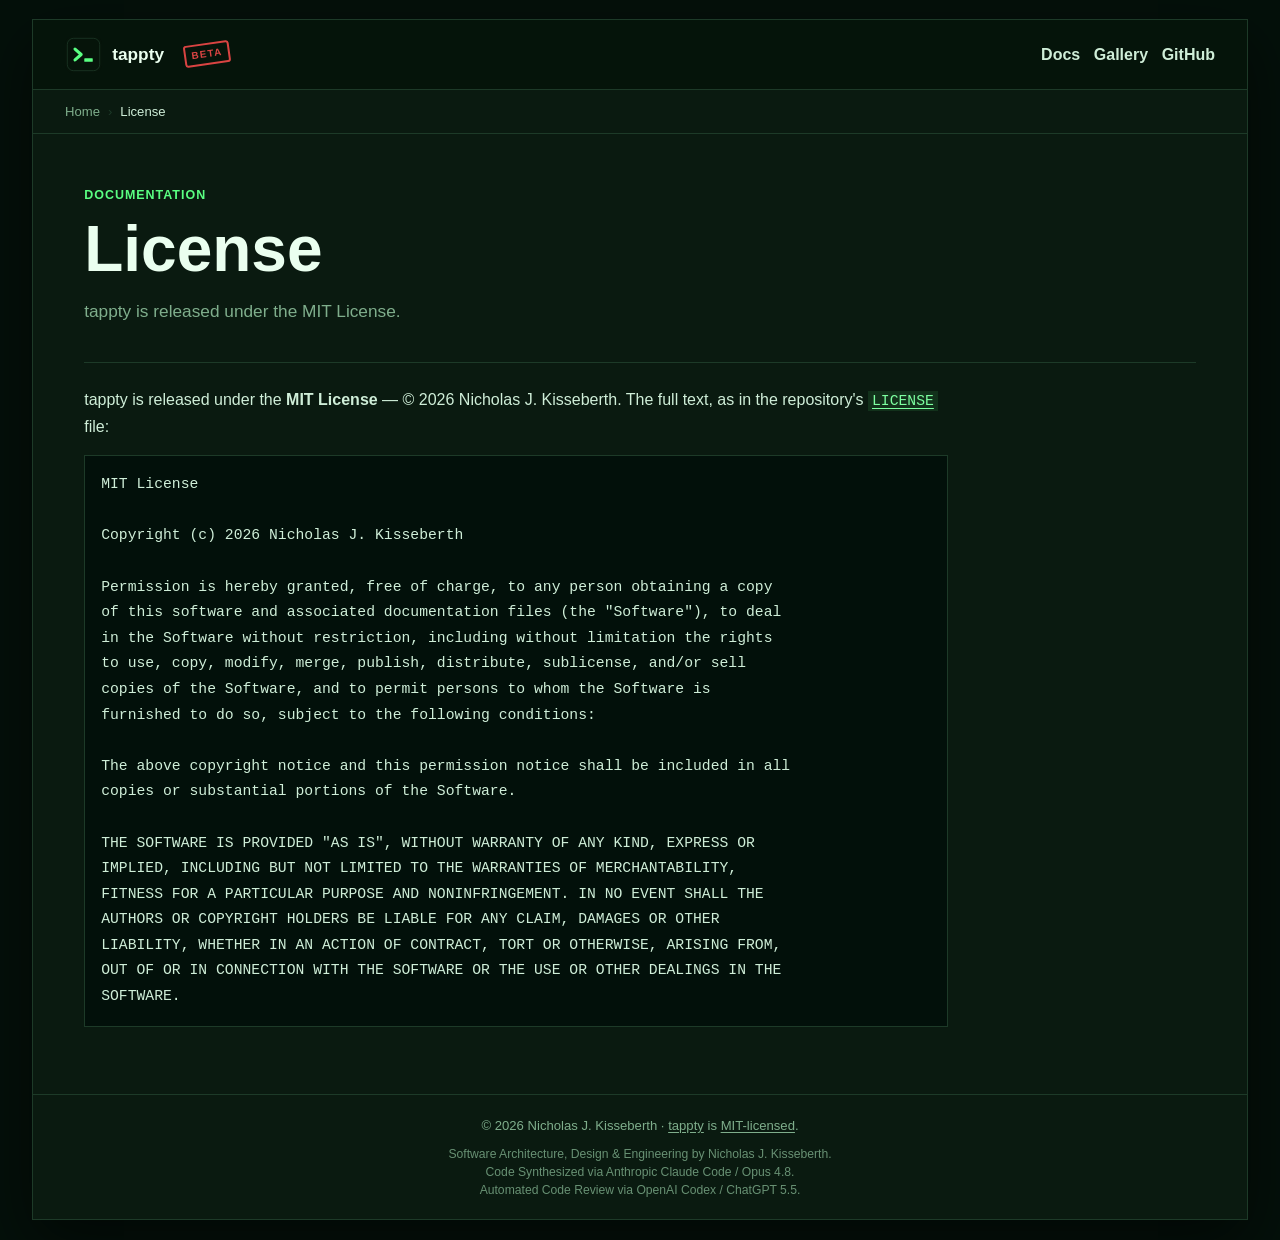
<file: gh-pages/public/license/index.html>
<!doctype html>
<html lang="en">
<head>
  <meta charset="utf-8">
  <meta name="viewport" content="width=device-width, initial-scale=1">
  <title>License | tappty</title>
  <meta name="description" content="tappty is released under the MIT License.">
  <link rel="stylesheet" href="../assets/site.css">
</head>
<body class="site-doc">
  <a class="skip-link" href="#main-content">Skip to main content</a>
  <div class="page-shell">
    <header class="site-header site-header--compact">
      <a class="brand" href="../index.html">
        <img class="brand__icon" src="../assets/logo-tappty.svg" alt="" aria-hidden="true">
        <span class="brand__name">tappty</span><span class="brand__badge">beta</span>
      </a>
      <nav class="top-nav" aria-label="Primary">
        <a href="../docs/index.html">Docs</a>
        <a href="../gallery/index.html">Gallery</a>
        <a href="https://github.com/nyxcraft/tappty">GitHub</a>
      </nav>
    </header>

    <nav class="breadcrumbs" aria-label="Breadcrumb">
      <a href="../index.html">Home</a>
      <span class="breadcrumbs__sep" aria-hidden="true">›</span>
      <span aria-current="page">License</span>
    </nav>

    <!-- Simple full-width page (no left rail, no section viewer) -- used for the docs index. -->
    <main id="main-content" class="page-main" tabindex="-1">
      <article class="docs-article">
        <header class="docs-article__header">
          <p class="eyebrow">Documentation</p>
          <h1>License</h1>
          <p class="docs-article__summary">tappty is released under the MIT License.</p>
        </header>
        <div class="prose">
<p>tappty is released under the <strong>MIT License</strong> — © 2026 Nicholas J. Kisseberth. The full text, as
in the repository's <a href="https://github.com/nyxcraft/tappty/blob/main/LICENSE"><code>LICENSE</code></a> file:</p>
<pre><code>MIT License

Copyright (c) 2026 Nicholas J. Kisseberth

Permission is hereby granted, free of charge, to any person obtaining a copy
of this software and associated documentation files (the &quot;Software&quot;), to deal
in the Software without restriction, including without limitation the rights
to use, copy, modify, merge, publish, distribute, sublicense, and/or sell
copies of the Software, and to permit persons to whom the Software is
furnished to do so, subject to the following conditions:

The above copyright notice and this permission notice shall be included in all
copies or substantial portions of the Software.

THE SOFTWARE IS PROVIDED &quot;AS IS&quot;, WITHOUT WARRANTY OF ANY KIND, EXPRESS OR
IMPLIED, INCLUDING BUT NOT LIMITED TO THE WARRANTIES OF MERCHANTABILITY,
FITNESS FOR A PARTICULAR PURPOSE AND NONINFRINGEMENT. IN NO EVENT SHALL THE
AUTHORS OR COPYRIGHT HOLDERS BE LIABLE FOR ANY CLAIM, DAMAGES OR OTHER
LIABILITY, WHETHER IN AN ACTION OF CONTRACT, TORT OR OTHERWISE, ARISING FROM,
OUT OF OR IN CONNECTION WITH THE SOFTWARE OR THE USE OR OTHER DEALINGS IN THE
SOFTWARE.
</code></pre>

        </div>
      </article>
    </main>

    <footer class="site-footer">
      <p>© 2026 Nicholas J. Kisseberth · <a href="../index.html">tappty</a> is <a href="index.html">MIT-licensed</a>.</p>
      <p class="site-footer__attr">Software Architecture, Design &amp; Engineering by Nicholas J. Kisseberth.<br>Code Synthesized via Anthropic Claude Code / Opus 4.8.<br>Automated Code Review via OpenAI Codex / ChatGPT 5.5.</p>
    </footer>
  </div>
</body>
</html>
</file>
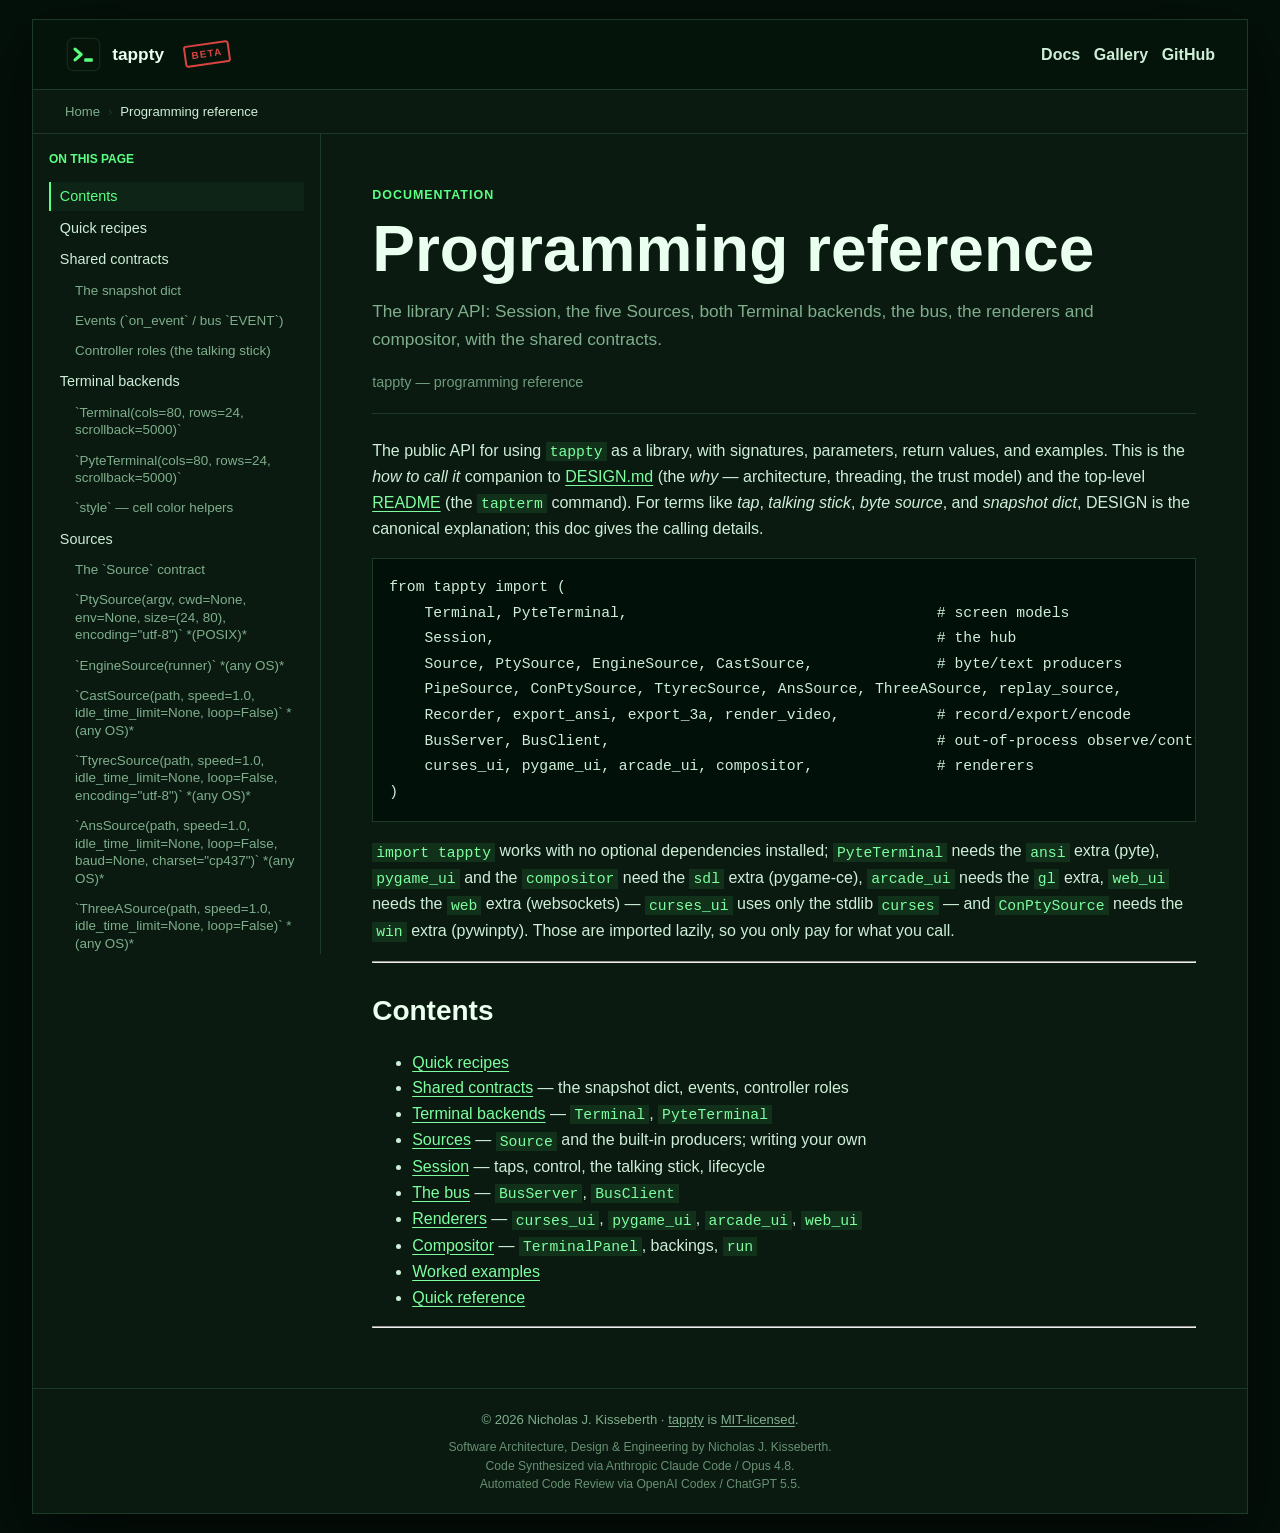
<file: gh-pages/public/reference/index.html>
<!doctype html>
<html lang="en">
<head>
  <meta charset="utf-8">
  <meta name="viewport" content="width=device-width, initial-scale=1">
  <title>Programming reference | tappty</title>
  <meta name="description" content="The library API: Session, the five Sources, both Terminal backends, the bus, the renderers and compositor, with the shared contracts.">
  <link rel="stylesheet" href="../assets/site.css">
</head>
<body class="site-doc">
  <a class="skip-link" href="#main-content">Skip to main content</a>
  <div class="page-shell">
    <header class="site-header site-header--compact">
      <a class="brand" href="../index.html">
        <img class="brand__icon" src="../assets/logo-tappty.svg" alt="" aria-hidden="true">
        <span class="brand__name">tappty</span><span class="brand__badge">beta</span>
      </a>
      <nav class="top-nav" aria-label="Primary">
        <a href="../docs/index.html">Docs</a>
        <a href="../gallery/index.html">Gallery</a>
        <a href="https://github.com/nyxcraft/tappty">GitHub</a>
      </nav>
    </header>

    <nav class="breadcrumbs" aria-label="Breadcrumb">
      <a href="../index.html">Home</a>
      <span class="breadcrumbs__sep" aria-hidden="true">›</span>
      <span aria-current="page">Programming reference</span>
    </nav>

    <main id="main-content" class="docs-layout" tabindex="-1">
      <aside class="docs-sidebar">
        <p class="docs-sidebar__eyebrow">On this page</p>
        <nav class="section-nav" aria-label="On this page">
<ul class="section-nav__list">
<li><a class="section-nav__link section-nav__link--l2" href="#contents">Contents</a></li>
<li><a class="section-nav__link section-nav__link--l2" href="#quick-recipes">Quick recipes</a></li>
<li><a class="section-nav__link section-nav__link--l2" href="#shared-contracts">Shared contracts</a></li>
<li><a class="section-nav__link section-nav__link--l3" href="#the-snapshot-dict">The snapshot dict</a></li>
<li><a class="section-nav__link section-nav__link--l3" href="#events-on-event-bus-event">Events (`on_event` / bus `EVENT`)</a></li>
<li><a class="section-nav__link section-nav__link--l3" href="#controller-roles-the-talking-stick">Controller roles (the talking stick)</a></li>
<li><a class="section-nav__link section-nav__link--l2" href="#terminal-backends">Terminal backends</a></li>
<li><a class="section-nav__link section-nav__link--l3" href="#terminal-cols-80-rows-24-scrollback-5000">`Terminal(cols=80, rows=24, scrollback=5000)`</a></li>
<li><a class="section-nav__link section-nav__link--l3" href="#pyteterminal-cols-80-rows-24-scrollback-5000">`PyteTerminal(cols=80, rows=24, scrollback=5000)`</a></li>
<li><a class="section-nav__link section-nav__link--l3" href="#style-cell-color-helpers">`style` — cell color helpers</a></li>
<li><a class="section-nav__link section-nav__link--l2" href="#sources">Sources</a></li>
<li><a class="section-nav__link section-nav__link--l3" href="#the-source-contract">The `Source` contract</a></li>
<li><a class="section-nav__link section-nav__link--l3" href="#ptysource-argv-cwd-none-env-none-size-24-80-encoding-utf-8-posix">`PtySource(argv, cwd=None, env=None, size=(24, 80), encoding=&quot;utf-8&quot;)`  *(POSIX)*</a></li>
<li><a class="section-nav__link section-nav__link--l3" href="#enginesource-runner-any-os">`EngineSource(runner)`  *(any OS)*</a></li>
<li><a class="section-nav__link section-nav__link--l3" href="#castsource-path-speed-1-0-idle-time-limit-none-loop-false-any-os">`CastSource(path, speed=1.0, idle_time_limit=None, loop=False)`  *(any OS)*</a></li>
<li><a class="section-nav__link section-nav__link--l3" href="#ttyrecsource-path-speed-1-0-idle-time-limit-none-loop-false-encoding-utf-8-any-os">`TtyrecSource(path, speed=1.0, idle_time_limit=None, loop=False, encoding=&quot;utf-8&quot;)`  *(any OS)*</a></li>
<li><a class="section-nav__link section-nav__link--l3" href="#anssource-path-speed-1-0-idle-time-limit-none-loop-false-baud-none-charset-cp437-any-os">`AnsSource(path, speed=1.0, idle_time_limit=None, loop=False, baud=None, charset=&quot;cp437&quot;)`  *(any OS)*</a></li>
<li><a class="section-nav__link section-nav__link--l3" href="#threeasource-path-speed-1-0-idle-time-limit-none-loop-false-any-os">`ThreeASource(path, speed=1.0, idle_time_limit=None, loop=False)`  *(any OS)*</a></li>
<li><a class="section-nav__link section-nav__link--l3" href="#replay-source-path-speed-1-0-idle-time-limit-none-loop-false">`replay_source(path, speed=1.0, idle_time_limit=None, loop=False)`</a></li>
<li><a class="section-nav__link section-nav__link--l3" href="#pipesource-argv-cwd-none-env-none-encoding-utf-8-any-os">`PipeSource(argv, cwd=None, env=None, encoding=&quot;utf-8&quot;)`  *(any OS)*</a></li>
<li><a class="section-nav__link section-nav__link--l3" href="#conptysource-argv-cwd-none-env-none-size-24-80-windows">`ConPtySource(argv, cwd=None, env=None, size=(24, 80))`  *(Windows)*</a></li>
<li><a class="section-nav__link section-nav__link--l3" href="#writing-a-custom-source">Writing a custom Source</a></li>
<li><a class="section-nav__link section-nav__link--l2" href="#recording">Recording</a></li>
<li><a class="section-nav__link section-nav__link--l3" href="#recorder-session-path-fmt-none">`Recorder(session, path, fmt=None)`</a></li>
<li><a class="section-nav__link section-nav__link--l3" href="#export-ansi-session-path">`export_ansi(session, path)`</a></li>
<li><a class="section-nav__link section-nav__link--l3" href="#export-3a-session-path">`export_3a(session, path)`</a></li>
<li><a class="section-nav__link section-nav__link--l3" href="#render-video-recording-out-path-fps-30-font-size-18-font-path-none-zoom-1-0-speed-1-0-tail-1-0-max-seconds-none-crop-none-terminal-none">`render_video(recording, out_path, fps=30, font_size=18, font_path=None, zoom=1.0, speed=1.0, tail=1.0, max_seconds=None, crop=None, terminal=None)`</a></li>
<li><a class="section-nav__link section-nav__link--l2" href="#session">Session</a></li>
<li><a class="section-nav__link section-nav__link--l3" href="#observe-taps">Observe taps</a></li>
<li><a class="section-nav__link section-nav__link--l3" href="#control-the-talking-stick">Control &amp; the talking stick</a></li>
<li><a class="section-nav__link section-nav__link--l3" href="#lifecycle">Lifecycle</a></li>
<li><a class="section-nav__link section-nav__link--l2" href="#the-bus">The bus</a></li>
<li><a class="section-nav__link section-nav__link--l3" href="#busserver-session-path-cmd-timeout-8-0-token-none-allow-remote-false">`BusServer(session, path, cmd_timeout=8.0, token=None, allow_remote=False)`</a></li>
<li><a class="section-nav__link section-nav__link--l3" href="#busclient-path-token-none">`BusClient(path, token=None)`</a></li>
<li><a class="section-nav__link section-nav__link--l2" href="#renderers">Renderers</a></li>
<li><a class="section-nav__link section-nav__link--l3" href="#curses-ui-run-session-runner-title-tapterm-refresh-ms-50-posix-terminal">`curses_ui.run(session, runner, title=&quot;tapterm&quot;, refresh_ms=50)`  *(POSIX terminal)*</a></li>
<li><a class="section-nav__link section-nav__link--l3" href="#pygame-ui-run-session-runner-title-tapterm-snapshot-path-none-font-size-18-exit-when-done-false-fps-30-max-seconds-none-gui">`pygame_ui.run(session, runner, title=&quot;tapterm&quot;, snapshot_path=None, font_size=18, exit_when_done=False, fps=30, max_seconds=None)`  *(GUI)*</a></li>
<li><a class="section-nav__link section-nav__link--l3" href="#arcade-ui-run-session-runner-title-tapterm-snapshot-path-none-font-size-18-exit-when-done-false-fps-30-max-seconds-none-gui">`arcade_ui.run(session, runner, title=&quot;tapterm&quot;, snapshot_path=None, font_size=18, exit_when_done=False, fps=30, max_seconds=None)`  *(GUI)*</a></li>
<li><a class="section-nav__link section-nav__link--l3" href="#web-ui-run-session-runner-title-tapterm-host-127-0-0-1-port-8023-token-none-exit-when-done-false-max-seconds-none-fps-30-allow-remote-false-browser">`web_ui.run(session, runner, title=&quot;tapterm&quot;, host=&quot;127.0.0.1&quot;, port=8023, token=None, exit_when_done=False, max_seconds=None, fps=30, allow_remote=False)`  *(browser)*</a></li>
<li><a class="section-nav__link section-nav__link--l2" href="#compositor">Compositor</a></li>
<li><a class="section-nav__link section-nav__link--l3" href="#compositor-run-panels-title-tappty-dashboard-size-1280-720-fps-10-snapshot-path-none-max-seconds-none">`compositor.run(panels, title=&quot;tappty dashboard&quot;, size=(1280, 720), fps=10, snapshot_path=None, max_seconds=None)`</a></li>
<li><a class="section-nav__link section-nav__link--l3" href="#terminalpanel-backing-rect-title">`TerminalPanel(backing, rect, title=&quot;&quot;)`</a></li>
<li><a class="section-nav__link section-nav__link--l3" href="#backings">Backings</a></li>
<li><a class="section-nav__link section-nav__link--l2" href="#worked-examples">Worked examples</a></li>
<li><a class="section-nav__link section-nav__link--l3" href="#drive-an-interactive-program-over-the-bus">Drive an interactive program over the bus</a></li>
<li><a class="section-nav__link section-nav__link--l3" href="#watch-a-live-session-headlessly-subscribe-to-the-stream">Watch a live session headlessly (subscribe to the stream)</a></li>
<li><a class="section-nav__link section-nav__link--l3" href="#replay-a-recording-to-a-png-headless-deterministic">Replay a recording to a PNG (headless, deterministic)</a></li>
<li><a class="section-nav__link section-nav__link--l2" href="#quick-reference">Quick reference</a></li>
</ul>
        </nav>
      </aside>

      <article class="docs-article">
        <header class="docs-article__header">
          <p class="eyebrow">Documentation</p>
          <h1>Programming reference</h1>
          <p class="docs-article__summary">The library API: Session, the five Sources, both Terminal backends, the bus, the renderers and compositor, with the shared contracts.</p>
          <p class="docs-article__source">tappty — programming reference</p>
        </header>
        <div class="prose">
<p>The public API for using <code>tappty</code> as a library, with signatures, parameters, return values,
and examples. This is the <em>how to call it</em> companion to <a href="../design/index.html">DESIGN.md</a> (the <em>why</em> —
architecture, threading, the trust model) and the top-level <a href="../docs/index.html">README</a> (the
<code>tapterm</code> command). For terms like <em>tap</em>, <em>talking stick</em>, <em>byte source</em>, and <em>snapshot dict</em>,
DESIGN is the canonical explanation; this doc gives the calling details.</p>
<pre><code class="language-python">from tappty import (
    Terminal, PyteTerminal,                                   # screen models
    Session,                                                  # the hub
    Source, PtySource, EngineSource, CastSource,              # byte/text producers
    PipeSource, ConPtySource, TtyrecSource, AnsSource, ThreeASource, replay_source,
    Recorder, export_ansi, export_3a, render_video,           # record/export/encode
    BusServer, BusClient,                                     # out-of-process observe/control
    curses_ui, pygame_ui, arcade_ui, compositor,              # renderers
)
</code></pre>
<p><code>import tappty</code> works with no optional dependencies installed; <code>PyteTerminal</code> needs the
<code>ansi</code> extra (pyte), <code>pygame_ui</code> and the <code>compositor</code> need the <code>sdl</code> extra (pygame-ce),
<code>arcade_ui</code> needs the <code>gl</code> extra, <code>web_ui</code> needs the <code>web</code> extra (websockets) — <code>curses_ui</code>
uses only the stdlib <code>curses</code> — and <code>ConPtySource</code> needs the <code>win</code> extra
(pywinpty). Those are imported lazily, so you only pay for what you call.</p>
<hr />
<h2 id="contents">Contents</h2>
<ul>
<li><a href="#quick-recipes">Quick recipes</a></li>
<li><a href="#shared-contracts">Shared contracts</a> — the snapshot dict, events, controller roles</li>
<li><a href="#terminal-backends">Terminal backends</a> — <code>Terminal</code>, <code>PyteTerminal</code></li>
<li><a href="#sources">Sources</a> — <code>Source</code> and the built-in producers; writing your own</li>
<li><a href="#session">Session</a> — taps, control, the talking stick, lifecycle</li>
<li><a href="#the-bus">The bus</a> — <code>BusServer</code>, <code>BusClient</code></li>
<li><a href="#renderers">Renderers</a> — <code>curses_ui</code>, <code>pygame_ui</code>, <code>arcade_ui</code>, <code>web_ui</code></li>
<li><a href="#compositor">Compositor</a> — <code>TerminalPanel</code>, backings, <code>run</code></li>
<li><a href="#worked-examples">Worked examples</a></li>
<li><a href="#quick-reference">Quick reference</a></li>
</ul>
<hr />
<h2 id="quick-recipes">Quick recipes</h2>
<p><strong>Host a shell in a terminal (curses):</strong></p>
<pre><code class="language-python">from tappty import Session, Terminal, PtySource, curses_ui

sess = Session(Terminal())
sess.source = PtySource([&quot;bash&quot;])
sess.claim_control(&quot;local&quot;, &quot;human&quot;)      # a human is at the keyboard
curses_ui.run(sess, None, title=&quot;bash&quot;)    # blocks until you quit (Ctrl-])
</code></pre>
<p><strong>Run a command to completion and read the final screen (no renderer):</strong></p>
<pre><code class="language-python">from tappty import Session, Terminal, PtySource

sess = Session(Terminal(), source=PtySource([&quot;ls&quot;, &quot;-la&quot;]))
sess.run_blocking()                        # runs until the child exits
print(sess.term.snapshot())                # the final 80x24 grid as text
</code></pre>
<p><strong>Observe and drive a session from another process (the bus):</strong></p>
<pre><code class="language-python"># host process:
from tappty import Session, Terminal, PtySource, BusServer
sess = Session(Terminal(), source=PtySource([&quot;python3&quot;, &quot;-i&quot;]))
BusServer(sess, &quot;/run/user/1000/tappty.sock&quot;).start()
sess.start()

# driver process:
from tappty import BusClient
c = BusClient(&quot;/run/user/1000/tappty.sock&quot;).connect()
c.hello(role=&quot;ai&quot;, name=&quot;bot&quot;)
print(c.snap()[&quot;rows&quot;])                    # observe the screen
print(c.cmd(&quot;print(6 * 7)&quot;))               # drive: send a line, get its output
</code></pre>
<p>More in <a href="#worked-examples">Worked examples</a>.</p>
<hr />
<h2 id="shared-contracts">Shared contracts</h2>
<p>A few shapes recur across the API.</p>
<h3 id="the-snapshot-dict">The snapshot dict</h3>
<p><code>Session.snapshot()</code> (and the bus <code>FRAME</code>/<code>SNAP</code>/<code>INFO</code> replies, and a backing's <code>grid()</code>)
return a plain dict describing the screen:</p>
<pre><code class="language-python">{
    &quot;rows&quot;:   [&quot;...&quot;, ...],   # list[str], one per row, each `cols` wide (text consumers)
    &quot;cells&quot;:  [[run, ...], ...],  # styled runs per row (color+attrs); the renderers draw these
    &quot;cx&quot;:     int,            # cursor column (0-based)
    &quot;cy&quot;:     int,            # cursor row (0-based)
    &quot;cols&quot;:   int,            # grid width
    &quot;rows_n&quot;: int,            # grid height
}
</code></pre>
<p><code>INFO</code> adds <code>done</code> (bool), <code>driver</code> (str|None), and <code>waiting</code> (bool). It is a dict, not a
typed object, because it crosses the bus's JSON boundary.</p>
<h3 id="events-on-event-bus-event">Events (<code>on_event</code> / bus <code>EVENT</code>)</h3>
<p>A callback <code>cb(name, info)</code> receives:</p>
<table>
<thead>
<tr>
<th><code>name</code></th>
<th>when</th>
<th><code>info</code></th>
</tr>
</thead>
<tbody>
<tr>
<td><code>WAIT</code></td>
<td>the program is blocked waiting for input</td>
<td><code>{}</code></td>
</tr>
<tr>
<td><code>BELL</code></td>
<td>the program emitted <code>\a</code></td>
<td><code>{}</code></td>
</tr>
<tr>
<td><code>CLOSED</code></td>
<td>the program ended</td>
<td><code>{}</code></td>
</tr>
<tr>
<td><code>DRIVER</code></td>
<td>the talking stick changed hands</td>
<td><code>{&quot;who&quot;: str | None}</code></td>
</tr>
<tr>
<td><code>ERROR</code></td>
<td>a program/runner failure, or an observer callback raised</td>
<td><code>{&quot;where&quot;: str, &quot;error&quot;: str}</code></td>
</tr>
</tbody>
</table>
<h3 id="controller-roles-the-talking-stick">Controller roles (the talking stick)</h3>
<p>A controller registers a <code>name</code> with a <code>role</code>. Roles: <code>&quot;human&quot;</code> / <code>&quot;interactive&quot;</code> (can
preempt anyone) and <code>&quot;ai&quot;</code> (can take only a free stick or one held by a non-human). Exactly
one controller &quot;drives&quot; at a time; only the driver's input registers. See <a href="#control--the-talking-stick">Session control</a>.</p>
<hr />
<h2 id="terminal-backends">Terminal backends</h2>
<p>The screen model. Two implementations share one read interface, so a Session and the
renderers work with either:</p>
<table>
<thead>
<tr>
<th>attribute / method</th>
<th>type</th>
<th>meaning</th>
</tr>
</thead>
<tbody>
<tr>
<td><code>cols</code>, <code>rows</code></td>
<td><code>int</code></td>
<td>fixed grid dimensions</td>
</tr>
<tr>
<td><code>cx</code>, <code>cy</code></td>
<td><code>int</code></td>
<td>cursor column / row</td>
</tr>
<tr>
<td><code>write(text)</code></td>
<td>—</td>
<td>feed the program's output in (the Session calls this)</td>
</tr>
<tr>
<td><code>snapshot()</code></td>
<td><code>str</code></td>
<td>whole screen as one <code>&quot;\n&quot;</code>-joined string</td>
</tr>
<tr>
<td><code>rows_text()</code></td>
<td><code>list[str]</code></td>
<td>one string per row</td>
</tr>
<tr>
<td><code>view_rows(offset=0)</code></td>
<td><code>list[str]</code></td>
<td><code>rows</code> lines scrolled back <code>offset</code> into history (0 = live)</td>
</tr>
<tr>
<td><code>cells(offset=0)</code></td>
<td><code>list[list[style.Cell]]</code></td>
<td>same window, styled — <code>Cell(char, fg, bg, bold, italic, underline, strike, blink, reverse)</code></td>
</tr>
<tr>
<td><code>max_scroll()</code></td>
<td><code>int</code></td>
<td>how many scrolled-off lines are available</td>
</tr>
<tr>
<td><code>clear()</code></td>
<td>—</td>
<td>blank the grid, home the cursor</td>
</tr>
</tbody>
</table>
<p>Both are thread-safe (an <code>RLock</code>): the program thread writes while a render thread reads.</p>
<h3 id="terminal-cols-80-rows-24-scrollback-5000"><code>Terminal(cols=80, rows=24, scrollback=5000)</code></h3>
<p>The built-in <strong>VT52-spirit</strong> model, zero dependencies. Honors wrap+scroll, <code>CR/LF/BS/FF/TAB</code>,
and the VT52 escapes <code>ESC H/J/K</code>, <code>ESC Y row col</code>, <code>ESC A/B/C/D</code>. Keeps <code>scrollback</code> lines of
history (the &quot;paper roll&quot;). Raises <code>ValueError</code> if <code>cols</code> or <code>rows</code> &lt; 1.</p>
<h3 id="pyteterminal-cols-80-rows-24-scrollback-5000"><code>PyteTerminal(cols=80, rows=24, scrollback=5000)</code></h3>
<p>The <strong>full-ANSI/VT100+</strong> backend (the <code>ansi</code> extra). A drop-in for <code>Terminal</code> with the same
read interface, backed by <code>pyte.HistoryScreen</code> — so it handles color/cursor-addressing/line
edits and keeps scrollback. Use it for programs that emit modern ANSI (<code>tapterm --ansi</code>).
Importing <code>pyte</code> is deferred to the constructor, so this raises <code>ModuleNotFoundError</code> if the
<code>ansi</code> extra isn't installed. Same <code>ValueError</code> on bad dimensions.</p>
<blockquote>
<p>Note: SGR attributes — color, <strong>bold</strong>, <em>italic</em>, underline, strikethrough, blink, inverse — are exposed via
<code>cells()</code> and drawn by <strong>all four renderers</strong> (the GUI backends via the font + bg fills,
<code>curses_ui</code> via <code>A_*</code> attributes + color pairs); the <code>cells()</code> cell carries pyte's
<code>fg</code>/<code>bg</code>/<code>bold</code>/<code>italic</code>/<code>underline</code>/<code>strike</code>/<code>blink</code>/<code>reverse</code>. The bus carries color too —
<code>snapshot()</code>/<code>FRAME</code> includes styled <code>cells</code> (<code>style.encode_row</code>), so a remote <code>BusBacking</code>
panel renders in color. SGR faint/rapid-blink/conceal aren't modelled by pyte (curses also
lacks strikethrough). See DESIGN §9.</p>
</blockquote>
<h3 id="style-cell-color-helpers"><code>style</code> — cell color helpers</h3>
<p><code>style.Cell(char, fg, bg, bold, italic, underline, strike, blink, reverse)</code> is what <code>cells()</code> returns; <code>fg</code>/<code>bg</code> are pyte color
strings (<code>&quot;default&quot;</code>, <code>&quot;red&quot;</code>, <code>&quot;brightred&quot;</code>, <code>&quot;brown&quot;</code> = yellow, or a 6-hex string from
256-color/truecolor). Helpers (no dependencies):</p>
<ul>
<li><strong><code>rgb(color, bold=False)</code></strong> → an <code>(r, g, b)</code>, or <code>None</code> for <code>&quot;default&quot;</code> (the renderer
substitutes its own phosphor color). <code>bold</code> brightens a <em>named</em> color.</li>
<li><strong><code>resolve(cell, fg_default=FG, bg_default=BG)</code></strong> → a cell's concrete <code>(fg, bg)</code> with
<code>&quot;default&quot;</code> filled in and <code>reverse</code> (inverse video) applied.</li>
<li><strong><code>runs(row, …)</code></strong> → maximal same-style runs <code>(x, text, fg, bg, bold, italic, underline, strike, blink)</code>, for a renderer that draws a whole run at once.</li>
<li><strong><code>encode_row(row, …)</code></strong> → the same runs as JSON-able lists
<code>[col, text, fg_hex, bg_hex, bold, italic, underline, strike, blink]</code> — the single wire
encoding shared by <code>snapshot()</code>, the web renderer, and the bus <code>FRAME</code>.</li>
<li><strong><code>hex_rgb(rgb)</code></strong> → an <code>(r, g, b)</code> as a 6-digit hex string (no <code>#</code>).</li>
<li><strong><code>char_width(char)</code></strong> → display columns a character occupies: <strong>2</strong> for East-Asian
wide/fullwidth (CJK and single-code-point emoji), <strong>0</strong> for a combining/format mark, else
<strong>1</strong>. Used to skip the empty continuation cell <code>pyte</code> leaves to the right of a wide glyph
(see <a href="../design/index.html">DESIGN.md</a> §9). Grapheme clusters are out of scope — <code>pyte</code> splits them upstream.</li>
</ul>
<p><code>style.FG</code> / <code>style.BG</code> are the phosphor defaults. Use these to write your own renderer.</p>
<hr />
<h2 id="sources">Sources</h2>
<p>A <code>Source</code> produces terminal output and consumes input. Eight ship; you can write your own.</p>
<h3 id="the-source-contract">The <code>Source</code> contract</h3>
<pre><code class="language-python">class Source:
    encoding = None      # wire encoding of raw output, or None if it already emits text
    returncode = None    # child exit status after on_exit (None if N/A)
    error = None         # exception that ended the program (None if clean)

    def start(self, on_output, on_wait, on_exit): ...
    def send_input(self, text): ...
    def stop(self): ...
</code></pre>
<p><code>start()</code> begins producing on a background (daemon) thread and is handed three callbacks:</p>
<ul>
<li><code>on_output(text)</code> — the program emitted output. For a <em>byte source</em> this is a
byte-transparent latin-1 <code>str</code> (the Session decodes it for the screen by <code>encoding</code>); for a
<em>text source</em> it's characters.</li>
<li><code>on_wait()</code> — the program is blocked waiting for input (fired by in-process runners only).</li>
<li><code>on_exit()</code> — the program ended (fired exactly once).</li>
</ul>
<p><code>send_input(text)</code> feeds input; <code>stop()</code> asks the program to end. The Session reads the three
class attributes: set <code>encoding</code> (e.g. <code>&quot;utf-8&quot;</code>) to mark a <em>byte source</em> whose output the
Session should decode for the screen; leave it <code>None</code> for a <em>text source</em>.</p>
<h3 id="ptysource-argv-cwd-none-env-none-size-24-80-encoding-utf-8-posix"><code>PtySource(argv, cwd=None, env=None, size=(24, 80), encoding=&quot;utf-8&quot;)</code>  <em>(POSIX)</em></h3>
<p>Hosts an external program on a real pseudo-terminal. <code>argv</code> is a list (<code>[&quot;bash&quot;, &quot;-l&quot;]</code>);
<code>size</code> is <code>(rows, cols)</code>. A byte source. <code>send_input</code> encodes keystrokes with <code>encoding</code>. A
failed spawn (e.g. command not found) raises (<code>FileNotFoundError</code>/<code>OSError</code>) after cleaning up
the pty fds. After exit, <code>.returncode</code> holds the child's status. POSIX only (<code>pty</code>/<code>termios</code>).</p>
<h3 id="enginesource-runner-any-os"><code>EngineSource(runner)</code>  <em>(any OS)</em></h3>
<p>Wraps an in-process <code>runner(emit, readline)</code> callable on a thread. <code>emit(text)</code> writes output;
<code>readline()</code> fires <code>on_wait()</code> and blocks until input arrives, returning one line — a clean
turn boundary. A text source. A runner exception is captured into <code>.error</code>. <code>stop()</code> unblocks
a runner waiting in <code>readline()</code> (it raises an internal exception that unwinds the runner).
Usually you don't construct this directly — <code>Session.run_in_thread(runner)</code> /
<code>run_blocking(runner)</code> wrap a bare runner for you.</p>
<pre><code class="language-python">def runner(emit, readline):
    emit(&quot;Name? &quot;)
    emit(f&quot;Hello, {readline().strip()}!\r\n&quot;)
</code></pre>
<h3 id="castsource-path-speed-1-0-idle-time-limit-none-loop-false-any-os"><code>CastSource(path, speed=1.0, idle_time_limit=None, loop=False)</code>  <em>(any OS)</em></h3>
<p>Replays a recorded asciinema <code>.cast</code> file (v2 NDJSON or compact v1) through the pipeline. A
text source. <code>speed</code> multiplies playback rate; <code>idle_time_limit</code> caps long pauses (seconds);
<code>loop=True</code> repeats until <code>stop()</code>. After construction, <code>.width</code> / <code>.height</code> hold the
recording's dimensions, so you can size the Terminal to match. Input is ignored. Raises
<code>ValueError</code> for an oversized v1 file (the unstreamable whole-file path).</p>
<pre><code class="language-python">src = CastSource(&quot;demo.cast&quot;, speed=2.0)
sess = Session(PyteTerminal(src.width, src.height), source=src)
</code></pre>
<h3 id="ttyrecsource-path-speed-1-0-idle-time-limit-none-loop-false-encoding-utf-8-any-os"><code>TtyrecSource(path, speed=1.0, idle_time_limit=None, loop=False, encoding=&quot;utf-8&quot;)</code>  <em>(any OS)</em></h3>
<p>Replays a <code>.ttyrec</code> recording (ttyrec / termrec / NetHack format) — a flat sequence of records,
each a header of three little-endian uint32 (seconds, microseconds, payload length) then that
many raw output bytes. A <strong>byte</strong> source; bytes are decoded to the screen by <code>encoding</code> (pass
<code>&quot;cp437&quot;</code> for old DOS recordings). <code>speed</code>/<code>idle_time_limit</code>/<code>loop</code> as for <code>CastSource</code>. ttyrec
carries no dimensions, so <code>.width</code>/<code>.height</code> stay 80×24 — size the Terminal yourself.</p>
<h3 id="anssource-path-speed-1-0-idle-time-limit-none-loop-false-baud-none-charset-cp437-any-os"><code>AnsSource(path, speed=1.0, idle_time_limit=None, loop=False, baud=None, charset=&quot;cp437&quot;)</code>  <em>(any OS)</em></h3>
<p>Plays an ANSI / BBS art file (<code>.ans</code>): CP437 bytes + ANSI escapes, optional SAUCE trailer. A
<strong>text</strong> source — it strips the SAUCE record / comment block / DOS <code>0x1A</code> marker, decodes CP437
(high-byte glyphs → Unicode box/block characters; escapes pass through), and emits the art (use
<code>--ansi</code> / <code>PyteTerminal</code> to render it). <code>baud</code> (characters/second) draws it progressively for the
retro effect; the default shows it at once. SAUCE's width/height land on <code>.width</code>/<code>.height</code>.</p>
<h3 id="threeasource-path-speed-1-0-idle-time-limit-none-loop-false-any-os"><code>ThreeASource(path, speed=1.0, idle_time_limit=None, loop=False)</code>  <em>(any OS)</em></h3>
<p>Plays a <code>.3a</code> animated-ASCII-art file (the DomesticMoth/asciimoth format): UTF-8 text with an
<code>@3a</code> header (<code>delay &lt;ms&gt;</code>, <code>loop yes|no</code>, <code>colors yes|no</code>, custom <code>col &lt;name&gt; fg:.. bg:..</code>;
<code>;;</code> comments) and an <code>@body</code> of frames separated by blank lines. With <code>colors yes</code>, each frame
interleaves text rows with equal-length color-name rows (<code>0</code>-<code>7</code>/<code>8</code>-<code>f</code>/<code>_</code> = ANSI
30-37/90-97/default). A <strong>text</strong> source — it renders each frame as positioned SGR output and
steps at the <code>delay</code>; <code>loop yes</code> (or <code>--loop</code>) repeats. Channel &quot;pinning&quot; isn't supported.</p>
<h3 id="replay-source-path-speed-1-0-idle-time-limit-none-loop-false"><code>replay_source(path, speed=1.0, idle_time_limit=None, loop=False)</code></h3>
<p>Returns the right replay Source for a recording/art file by extension: <code>.ttyrec</code> → <code>TtyrecSource</code>,
<code>.ans</code> → <code>AnsSource</code>, <code>.3a</code> → <code>ThreeASource</code>, anything else (<code>.cast</code>, …) → <code>CastSource</code>. What
<code>tapterm --play</code> uses.</p>
<h3 id="pipesource-argv-cwd-none-env-none-encoding-utf-8-any-os"><code>PipeSource(argv, cwd=None, env=None, encoding=&quot;utf-8&quot;)</code>  <em>(any OS)</em></h3>
<p>Hosts an external program over plain pipes — no pty (<code>tapterm --no-pty</code>). A byte source,
cross-platform, zero extra deps. Caveat: with no tty the child detects it isn't interactive,
so many programs block-buffer output and skip prompts; best for cooperative, line-oriented
programs.</p>
<h3 id="conptysource-argv-cwd-none-env-none-size-24-80-windows"><code>ConPtySource(argv, cwd=None, env=None, size=(24, 80))</code>  <em>(Windows)</em></h3>
<p>Hosts a program on a Windows pseudo-console (ConPTY) via <code>pywinpty</code> (the <code>win</code> extra). The
Windows counterpart to <code>PtySource</code>; pairs with <code>PyteTerminal</code> (ConPTY emits VT100+). A text
source (pywinpty returns decoded <code>str</code>). <strong>Provisional — written but not yet exercised on real
Windows</strong> (DESIGN §9). <code>start()</code> raises <code>ModuleNotFoundError</code> where pywinpty isn't installed.</p>
<h3 id="writing-a-custom-source">Writing a custom Source</h3>
<p>Implement the three callbacks; nothing else in the toolkit changes. A byte source sets
<code>encoding</code> and emits raw bytes as a latin-1 <code>str</code>; a text source leaves <code>encoding = None</code>.</p>
<pre><code class="language-python">class TelnetSource(Source):
    encoding = &quot;utf-8&quot;                      # byte source: Session decodes for the screen

    def __init__(self, host, port):
        self.host, self.port, self.thread, self._running = host, port, None, False

    def start(self, on_output, on_wait, on_exit):
        self._sock = socket.create_connection((self.host, self.port))
        self._running = True

        def reader():
            try:
                while self._running:
                    data = self._sock.recv(4096)
                    if not data:
                        break
                    on_output(data.decode(&quot;latin-1&quot;))    # raw bytes, lossless
            finally:
                on_exit()

        self.thread = threading.Thread(target=reader, daemon=True)
        self.thread.start()

    def send_input(self, text):
        self._sock.sendall(text.encode(&quot;utf-8&quot;))

    def stop(self):
        self._running = False
        self._sock.close()
</code></pre>
<hr />
<h2 id="recording">Recording</h2>
<h3 id="recorder-session-path-fmt-none"><code>Recorder(session, path, fmt=None)</code></h3>
<p>An observe-tap that writes a session's output stream, with timing, to a recording file as it
runs — the inverse of a replay source. <code>fmt</code> is <code>&quot;cast&quot;</code> (asciinema v2) or <code>&quot;ttyrec&quot;</code>, defaulting
from the path extension. <code>start()</code> opens the file (writing the asciicast header) and attaches the
tap; <code>close()</code> detaches and closes. Works as a context manager. Records any source — including a
replay source, so it doubles as a format converter.</p>
<pre><code class="language-python">sess = Session(PyteTerminal(80, 24), source=PtySource([&quot;bash&quot;]))
with Recorder(sess, &quot;session.cast&quot;):
    curses_ui.run(sess, None)        # everything bash prints is recorded
# replay it: tapterm --play session.cast   (or CastSource(&quot;session.cast&quot;))
</code></pre>
<h3 id="export-ansi-session-path"><code>export_ansi(session, path)</code></h3>
<p>Writes the session's <strong>current screen</strong> as an ANSI-art <code>.ans</code> file — each cell's color/attributes
as an SGR escape, each glyph encoded back to CP437 (non-CP437 glyphs → <code>?</code>), ending with a DOS EOF
marker. A snapshot, not a recording (no timing); readable by <code>AnsSource</code> and ANSI-art tools, and
what <code>tapterm --headless --snapshot screen.ans</code> calls.</p>
<h3 id="export-3a-session-path"><code>export_3a(session, path)</code></h3>
<p>Writes the current screen as a <strong>single-frame</strong> <code>.3a</code> file (a text row + an equal-length
color-name row per screen row, under a minimal <code>@3a</code>/<code>@body</code> header). Foreground color only;
readable by <code>ThreeASource</code>; what <code>tapterm --headless --snapshot screen.3a</code> calls. (Recording a
multi-frame <code>.3a</code> animation is future work.)</p>
<h3 id="render-video-recording-out-path-fps-30-font-size-18-font-path-none-zoom-1-0-speed-1-0-tail-1-0-max-seconds-none-crop-none-terminal-none"><code>render_video(recording, out_path, fps=30, font_size=18, font_path=None, zoom=1.0, speed=1.0, tail=1.0, max_seconds=None, crop=None, terminal=None)</code></h3>
<p>Renders a <code>.cast</code> / <code>.ttyrec</code> / <code>.ans</code> / <code>.3a</code> recording to a <strong>video file</strong> (<code>.mp4</code> / <code>.webm</code> /
<code>.gif</code> / …, by extension): it replays the recording into a terminal, rasterizes each moment with
the compositor's grid renderer, and pipes frames to ffmpeg. Deterministic and
faster-than-real-time (it feeds events up to each frame's time rather than waiting). <code>font_size</code>
is the main size control; <code>zoom</code> scales the finished frame (crisp nearest-neighbor);
<code>font_path</code> picks a <code>.ttf</code>; <code>speed</code> scales playback; <code>crop=(col, row, cols, rows)</code> renders only
that region (area of interest); <code>max_seconds</code> caps a never-ending source; <code>terminal</code> is the
backend factory <code>(cols, rows) -&gt; backend</code> and defaults to <code>PyteTerminal</code> — pass <code>Terminal</code> to
render a VT52 recording (e.g. one from the dependency-free digital-rain demo). <code>.gif</code> output is
an animated, infinitely-looping GIF. Needs the <code>sdl</code> + <code>ansi</code> extras and ffmpeg — a system
binary, or the bundled one from the <code>video</code> extra (<code>imageio-ffmpeg</code>). What
<code>tapterm --play X --render out.mp4</code> calls.</p>
<hr />
<h2 id="session">Session</h2>
<p><code>Session(terminal=None, source=None)</code> — the hub. <code>terminal</code> defaults to <code>Terminal()</code>; set or
pass a <code>source</code> before starting. Attributes you can read: <code>term</code>, <code>source</code>, <code>driver</code> (the
current controller name or <code>None</code>), <code>done</code> (bool), <code>waiting</code> (bool).</p>
<h3 id="observe-taps">Observe taps</h3>
<pre><code class="language-python">on_stream(cb)   # cb(text)        -- raw program output, pre-render (byte-lossless)
on_frame(cb)    # cb()            -- the grid changed; call snapshot() to read it
on_event(cb)    # cb(name, info)  -- WAIT / BELL / CLOSED / DRIVER / ERROR (see Events)
off_stream(cb) / off_frame(cb) / off_event(cb)    # unsubscribe
</code></pre>
<p>Each <code>on_*</code> returns the callback (handy for <code>off_*</code> or decorator use). A misbehaving stream/
frame callback is isolated (caught, emitted as an <code>ERROR</code> event) so it can't kill output for
other observers.</p>
<pre><code class="language-python">sess.on_frame(lambda: print(sess.snapshot()[&quot;rows&quot;][0]))   # print the top row on each change
sess.on_event(lambda name, info: print(&quot;event:&quot;, name, info))
</code></pre>
<p><code>snapshot()</code> → the <a href="#the-snapshot-dict">snapshot dict</a>.</p>
<h3 id="control-the-talking-stick">Control &amp; the talking stick</h3>
<pre><code class="language-python">send_input(text, by=None)              -&gt; bool   # inject input; applied if by is None or driver
feed_key(ch, by=&quot;local&quot;, auto_take=True)         # one interactive keystroke (local echo + line buffer)
feed_text(s, **kw)                               # feed_key for each char of s
send_key(data, by=&quot;local&quot;, auto_take=True) -&gt; bool  # raw keystroke bytes, no echo/buffer (raw_keys mode)
echo(text)                                       # show injected text on screen + to observers

claim_control(name, role=&quot;ai&quot;, unique_suffix=None) -&gt; name  # register a controller (first
                                                 #   claim drives); unique_suffix de-dups a taken
                                                 #   name (the bus uses it, atomically)
take(name)                              -&gt; bool  # grab the stick (courtesy-gated by role)
release(name)                                    # give it up
drop_controller(name)                            # deregister (auto-releases)
has_control(name)                       -&gt; bool  # is `name` the driver?
has_controller(name)                    -&gt; bool  # is `name` registered?
</code></pre>
<p><code>send_input(text, by=None)</code>: <code>by=None</code> is trusted/internal and always applied; a named
controller's input applies only while it holds the stick; returns whether it was applied.
<code>feed_key</code> assembles a line (echoing locally, sending on Enter); <code>auto_take=True</code> means typing
implicitly grabs the stick (the local human preempts). Only the driver's keys register, so the
line buffer is never raced. See DESIGN §2.3 for the courtesy rules.</p>
<p>Set <code>session.raw_keys = True</code> (or <code>tapterm --raw</code>) for <strong>full-screen TUIs</strong>: a renderer then
forwards every keystroke via <code>send_key</code> — no echo, no line buffer — translating special keys to
VT sequences from the <code>tappty.keys</code> module (<code>KEYS[&quot;up&quot;]</code> → <code>&quot;\x1b[A&quot;</code>, …; <code>ctrl(&quot;c&quot;)</code> → <code>&quot;\x03&quot;</code>).
The program (a pty TUI like vim) handles its own echo and redraw.</p>
<h3 id="lifecycle">Lifecycle</h3>
<pre><code class="language-python">start()                  # build the decoder, start the source (non-blocking)
run_in_thread(runner=None)   # if runner given, wrap it as EngineSource; then start()
run_blocking(runner=None)    # start + join the source thread; re-raises source.error if it failed
stop()                   # stop the source and briefly join its thread (idempotent)
</code></pre>
<p><code>run_blocking</code> is the scripting entry (host → run to completion → read <code>term.snapshot()</code>).
<code>stop()</code> is the <em>owning</em> teardown — the renderers call it on exit; a non-owning view (a
compositor panel over a session it didn't start) should not.</p>
<hr />
<h2 id="the-bus">The bus</h2>
<p>The same observe/control contract, out of process, over a Unix-domain socket or TCP. One
server = one session, N clients. The full wire protocol is in DESIGN §2.4; here is the Python
API. Trust model: <strong>trusted-local</strong> — see DESIGN §8.</p>
<h3 id="busserver-session-path-cmd-timeout-8-0-token-none-allow-remote-false"><code>BusServer(session, path, cmd_timeout=8.0, token=None, allow_remote=False)</code></h3>
<ul>
<li><code>path</code> — a filesystem path (Unix socket) <strong>or</strong> a <code>(host, port)</code> tuple (TCP).</li>
<li><code>cmd_timeout</code> — seconds a <code>CMD</code> waits for the next prompt before reporting a timeout.</li>
<li><code>token</code> — optional non-empty shared secret a client must present in <code>HELLO</code> (a casual gate,
not transport security). Passing <code>&quot;&quot;</code> raises <code>ValueError</code>.</li>
<li><code>allow_remote</code> — required to bind a non-loopback TCP host; otherwise binding one raises
<code>ValueError</code>.</li>
</ul>
<pre><code class="language-python">start()  -&gt; self    # register the session taps, bind/listen, start accepting (idempotent)
stop()              # detach taps, drop clients, close + unlink; restart-safe
addr                # the resolved bound address after start() (e.g. (&quot;127.0.0.1&quot;, 54321))
</code></pre>
<p>A Unix socket is created <code>0600</code> (owner-only). For TCP, bind port <code>0</code> and read <code>srv.addr</code> for
the OS-assigned port:</p>
<pre><code class="language-python">srv = BusServer(sess, (&quot;127.0.0.1&quot;, 0), token=&quot;s3cret&quot;).start()
host, port = srv.addr
</code></pre>
<h3 id="busclient-path-token-none"><code>BusClient(path, token=None)</code></h3>
<p><code>path</code>/<code>token</code> mirror the server. A background thread reads every message onto <code>inbox</code> (a
<code>queue.Queue</code> of <code>(verb, payload)</code> tuples).</p>
<pre><code class="language-python">connect()                 -&gt; self        # open the socket, start the reader thread
hello(role=&quot;observer&quot;, name=&quot;client&quot;)    # identify; send token if one was set
sub()                                    # subscribe to pushed OUT/FRAME/EVENT
take() / release()                       # grab / drop the talking stick
line(text)                               # inject a line (needs the stick)
key(text)                                # inject raw keystrokes (a string of chars)
send(verb, payload=&quot;&quot;)                   # low-level frame (str only, no newlines)
wait_for(verb, timeout=3.0)  -&gt; payload | None   # drain inbox until this verb (or timeout)
snap(timeout=3.0)            -&gt; dict | None       # request + return the current grid
cmd(line, timeout=9.0)       -&gt; str | None        # send a line, return output to next prompt
close()
</code></pre>
<p><code>cmd()</code> is the synchronous driving primitive: it sends the line and returns exactly the output
up to the program's next prompt. It raises <code>TimeoutError</code> if the command didn't reach a prompt
(so partial output isn't mistaken for a result) and returns <code>None</code> if no reply arrived.</p>
<blockquote>
<p><code>BusClient</code> is <strong>single-consumer</strong>: <code>wait_for()</code> drains and discards intervening messages,
so it's for one request/reply at a time before subscribing — not concurrent callers. A
subscriber must drain <code>inbox</code> (it is unbounded). DESIGN §9.</p>
</blockquote>
<hr />
<h2 id="renderers">Renderers</h2>
<p>Each renderer is a Session client exposing <code>run(session, runner, …)</code>. It starts the program
(<code>session.run_in_thread(runner)</code>), loops drawing the grid and forwarding keys, and calls
<code>session.stop()</code> on exit (so closing the window stops the program). <code>run()</code> <strong>blocks</strong> until
the user quits. Pass <code>runner=None</code> when the session already has a <code>source</code>.</p>
<h3 id="curses-ui-run-session-runner-title-tapterm-refresh-ms-50-posix-terminal"><code>curses_ui.run(session, runner, title=&quot;tapterm&quot;, refresh_ms=50)</code>  <em>(POSIX terminal)</em></h3>
<p>Draws a cursor-following viewport into the fixed grid with a status line; takes over the
current terminal. Renders SGR color via curses color pairs where the terminal supports it
(else the default foreground). Maps Enter/Backspace/printable ASCII to the session; <code>Ctrl-]</code>
quits.</p>
<p>Also exported: <strong><code>viewport(model_w, model_h, screen_w, screen_h, cx, cy, status=1)</code></strong> →
<code>(ox, oy, vw, vh)</code> — the pure, unit-tested function that computes the visible sub-rectangle
(the top-left offset and view size) keeping the cursor in view. Useful if you write your own
renderer.</p>
<h3 id="pygame-ui-run-session-runner-title-tapterm-snapshot-path-none-font-size-18-exit-when-done-false-fps-30-max-seconds-none-gui"><code>pygame_ui.run(session, runner, title=&quot;tapterm&quot;, snapshot_path=None, font_size=18, exit_when_done=False, fps=30, max_seconds=None)</code>  <em>(GUI)</em></h3>
<p>A green-phosphor window (the <code>sdl</code> extra; needs a display). <code>snapshot_path</code> mirrors the screen
to a text file + PNG each second (and <code>F12</code> on demand) so an automated observer can watch;
<code>exit_when_done</code> closes when the program ends; <code>max_seconds</code> is a hard loop cap (scripting/
tests). Scrollback is mouse-wheel / PageUp-PageDown. <code>fps</code> must be <code>&gt;= 1</code> (else <code>ValueError</code>).</p>
<h3 id="arcade-ui-run-session-runner-title-tapterm-snapshot-path-none-font-size-18-exit-when-done-false-fps-30-max-seconds-none-gui"><code>arcade_ui.run(session, runner, title=&quot;tapterm&quot;, snapshot_path=None, font_size=18, exit_when_done=False, fps=30, max_seconds=None)</code>  <em>(GUI)</em></h3>
<p>The same renderer on the arcade (pyglet/OpenGL) stack — identical signature and behavior to
<code>pygame_ui.run</code> (green phosphor, scrollback, <code>snapshot_path</code> text+PNG, <code>F12</code>, <code>exit_when_done</code>,
<code>max_seconds</code>, <code>fps &gt;= 1</code>), so the two are interchangeable. The <code>gl</code> extra; needs a real GL
context (a display), where the pygame path runs purely in software. <code>arcade</code> is imported lazily,
so <code>import tappty</code> works without it.</p>
<h3 id="web-ui-run-session-runner-title-tapterm-host-127-0-0-1-port-8023-token-none-exit-when-done-false-max-seconds-none-fps-30-allow-remote-false-browser"><code>web_ui.run(session, runner, title=&quot;tapterm&quot;, host=&quot;127.0.0.1&quot;, port=8023, token=None, exit_when_done=False, max_seconds=None, fps=30, allow_remote=False)</code>  <em>(browser)</em></h3>
<p>Serves the session in a <strong>browser tab</strong> (the <code>web</code> extra). A stdlib <code>http.server</code> serves one
page on <code>port</code>; a <code>websockets</code> server carries the live connection on <code>port + 1</code>. The browser
draws the <code>cells()</code> grid (phosphor + SGR color) on a canvas and sends keystrokes back, honoring
<code>session.raw_keys</code> for full TUIs. Several browsers can connect at once — the talking stick
arbitrates who drives. <code>run()</code> blocks until the program ends (<code>exit_when_done</code>), <code>max_seconds</code>,
or <code>KeyboardInterrupt</code>.</p>
<p>Security: binds <strong>loopback</strong> unless <code>allow_remote=True</code>; rejects WebSocket connections whose
<code>Origin</code> isn't the page's own (anti-CSWSH — a site the user merely visits can't drive the
terminal); and a non-empty <code>token</code> gates <strong>both</strong> the page and the socket (constant-time
compared) and is never embedded in the served HTML. No TLS — tunnel it for untrusted networks
(see DESIGN §8).</p>
<hr />
<h2 id="compositor">Compositor</h2>
<p>Tiles several panels in one pygame window (the <code>sdl</code> extra).</p>
<h3 id="compositor-run-panels-title-tappty-dashboard-size-1280-720-fps-10-snapshot-path-none-max-seconds-none"><code>compositor.run(panels, title=&quot;tappty dashboard&quot;, size=(1280, 720), fps=10, snapshot_path=None, max_seconds=None)</code></h3>
<p><code>panels</code> is a list of <code>TerminalPanel</code>. Blocks. Mouse: wheel zooms a tile, left-drag pans,
right-click resets to fit. Keys: <code>Tab</code> cycles focus, <code>F2</code> takes/gives the focused tile's
stick, <code>Esc</code> quits; other keys route to the focused tile. <code>fps &gt;= 1</code>.</p>
<h3 id="terminalpanel-backing-rect-title"><code>TerminalPanel(backing, rect, title=&quot;&quot;)</code></h3>
<p>A draw-into-rect tile over a pluggable backing. <code>rect</code> is <code>(x, y, w, h)</code> in pixels. <code>.kind</code> is
<code>&quot;term&quot;</code> (the compositor dispatches panels by kind). Mouse pan/zoom is built in.</p>
<h3 id="backings">Backings</h3>
<p>Both present the same interface (<code>grid()</code>, <code>feed_key(ch)</code>, <code>has_stick()</code>, <code>toggle_stick()</code>,
<code>focus()</code>, <code>close()</code>), so a panel doesn't care whether its session is local or remote:</p>
<ul>
<li><strong><code>SessionBacking(session, op=&quot;local&quot;)</code></strong> — an in-process Session. A <em>non-owning view</em>:
<code>close()</code> is a no-op (the session may outlive the panel). The operator types only while it
holds the stick (<code>toggle_stick()</code>, bound to F2); <code>focus()</code> never grabs control.</li>
<li><strong><code>BusBacking(socket_path, name=&quot;panel&quot;, role=&quot;human&quot;, token=None)</code></strong> — a <em>remote</em> session
over the bus. Subscribes for frames, forwards keystrokes, paces queued frames into a smooth
scroll. <code>token</code> authenticates if the server requires one.</li>
</ul>
<pre><code class="language-python">from tappty import compositor, Session, PyteTerminal, PtySource

def local_panel(cmd, rect):
    s = Session(PyteTerminal(), source=PtySource(cmd))
    s.claim_control(&quot;local&quot;, &quot;human&quot;)
    s.start()
    return compositor.TerminalPanel(compositor.SessionBacking(s), rect, cmd[0])

panels = [
    local_panel([&quot;bash&quot;], (10, 24, 620, 680)),
    compositor.TerminalPanel(compositor.BusBacking(&quot;/tmp/remote.sock&quot;), (650, 24, 620, 680), &quot;remote&quot;),
]
compositor.run(panels)
</code></pre>
<hr />
<h2 id="worked-examples">Worked examples</h2>
<p>Runnable versions of these (and more) live in <a href="https://github.com/nyxcraft/tappty/tree/main/examples"><code>examples/</code></a>
— <code>observe_tap.py</code>, <code>custom_source.py</code>, <code>bus_capture.py</code>. For visual showpieces, see
<a href="https://github.com/nyxcraft/tappty/tree/main/demos"><code>demos/</code></a> and the <a href="../gallery/index.html">gallery</a>.</p>
<h3 id="drive-an-interactive-program-over-the-bus">Drive an interactive program over the bus</h3>
<pre><code class="language-python"># --- host process ---
from tappty import Session, Terminal, PtySource, BusServer
sess = Session(Terminal(), source=PtySource([&quot;python3&quot;, &quot;-i&quot;, &quot;-u&quot;]))
srv = BusServer(sess, &quot;/tmp/tappty-demo.sock&quot;).start()
sess.start()
# ... keep the process alive (e.g. join the source thread, or run a renderer) ...

# --- driver process ---
from tappty import BusClient
c = BusClient(&quot;/tmp/tappty-demo.sock&quot;).connect()
c.hello(role=&quot;ai&quot;, name=&quot;bot&quot;)            # claim the stick (first controller drives)
print(c.cmd(&quot;import math; math.pi&quot;))      # -&gt; the REPL's output up to the next &quot;&gt;&gt;&gt; &quot;
print(c.cmd(&quot;2 ** 10&quot;))                   # -&gt; &quot;1024\n...&quot;
c.line(&quot;exit()&quot;)                          # fire-and-forget input
c.close()
</code></pre>
<h3 id="watch-a-live-session-headlessly-subscribe-to-the-stream">Watch a live session headlessly (subscribe to the stream)</h3>
<pre><code class="language-python">from tappty import BusClient
c = BusClient(&quot;/tmp/tappty-demo.sock&quot;).connect()
c.hello(role=&quot;observer&quot;, name=&quot;logger&quot;)
c.sub()                                   # subscribe to pushed OUT/FRAME/EVENT
while True:
    verb, payload = c.inbox.get()         # MUST drain — the inbox is unbounded
    if verb == &quot;OUT&quot;:
        log.write(payload)                # raw program bytes (lossless)
    elif verb == &quot;EVENT&quot; and payload[&quot;name&quot;] == &quot;CLOSED&quot;:
        break
</code></pre>
<h3 id="replay-a-recording-to-a-png-headless-deterministic">Replay a recording to a PNG (headless, deterministic)</h3>
<pre><code class="language-python">from tappty import Session, PyteTerminal, CastSource, pygame_ui
import os
os.environ[&quot;SDL_VIDEODRIVER&quot;] = &quot;dummy&quot;   # no display needed
src = CastSource(&quot;session.cast&quot;, speed=4.0)
sess = Session(PyteTerminal(src.width, src.height), source=src)
pygame_ui.run(sess, None, snapshot_path=&quot;out&quot;, exit_when_done=True, max_seconds=10)
# -&gt; out (final screen text) and out.png (pixels)
</code></pre>
<hr />
<h2 id="quick-reference">Quick reference</h2>
<table>
<thead>
<tr>
<th>Name</th>
<th>Signature</th>
<th>Notes</th>
</tr>
</thead>
<tbody>
<tr>
<td><code>Terminal</code></td>
<td><code>(cols=80, rows=24, scrollback=5000)</code></td>
<td>VT52 model, no deps</td>
</tr>
<tr>
<td><code>PyteTerminal</code></td>
<td><code>(cols=80, rows=24, scrollback=5000)</code></td>
<td>full-ANSI; <code>ansi</code> extra</td>
</tr>
<tr>
<td><code>Session</code></td>
<td><code>(terminal=None, source=None)</code></td>
<td>the hub</td>
</tr>
<tr>
<td><code>Source</code></td>
<td>base class</td>
<td>subclass for a custom producer</td>
</tr>
<tr>
<td><code>PtySource</code></td>
<td><code>(argv, cwd=None, env=None, size=(24,80), encoding=&quot;utf-8&quot;)</code></td>
<td>POSIX pty; byte source</td>
</tr>
<tr>
<td><code>EngineSource</code></td>
<td><code>(runner)</code></td>
<td>in-process <code>runner(emit, readline)</code>; text source</td>
</tr>
<tr>
<td><code>CastSource</code></td>
<td><code>(path, speed=1.0, idle_time_limit=None, loop=False)</code></td>
<td><code>.cast</code> replay; <code>.width</code>/<code>.height</code></td>
</tr>
<tr>
<td><code>TtyrecSource</code></td>
<td><code>(path, speed=1.0, idle_time_limit=None, loop=False, encoding=&quot;utf-8&quot;)</code></td>
<td><code>.ttyrec</code> replay; byte source</td>
</tr>
<tr>
<td><code>AnsSource</code></td>
<td><code>(path, speed=1.0, idle_time_limit=None, loop=False, baud=None, charset=&quot;cp437&quot;)</code></td>
<td><code>.ans</code> ANSI art; CP437 + SAUCE</td>
</tr>
<tr>
<td><code>ThreeASource</code></td>
<td><code>(path, speed=1.0, idle_time_limit=None, loop=False)</code></td>
<td><code>.3a</code> animated ASCII art</td>
</tr>
<tr>
<td><code>replay_source</code></td>
<td><code>(path, speed=1.0, idle_time_limit=None, loop=False)</code></td>
<td>picks Cast/Ttyrec/Ans/3a by extension</td>
</tr>
<tr>
<td><code>PipeSource</code></td>
<td><code>(argv, cwd=None, env=None, encoding=&quot;utf-8&quot;)</code></td>
<td>plain pipes, any OS; byte source</td>
</tr>
<tr>
<td><code>ConPtySource</code></td>
<td><code>(argv, cwd=None, env=None, size=(24,80))</code></td>
<td>Windows ConPTY; <code>win</code> extra (provisional)</td>
</tr>
<tr>
<td><code>Recorder</code></td>
<td><code>(session, path, fmt=None)</code></td>
<td>record output → <code>.cast</code>/<code>.ttyrec</code>; <code>start()</code>/<code>close()</code></td>
</tr>
<tr>
<td><code>export_ansi</code></td>
<td><code>(session, path)</code></td>
<td>write the screen as ANSI-art <code>.ans</code> (CP437 + SGR)</td>
</tr>
<tr>
<td><code>export_3a</code></td>
<td><code>(session, path)</code></td>
<td>write the screen as a single-frame <code>.3a</code></td>
</tr>
<tr>
<td><code>render_video</code></td>
<td><code>(recording, out_path, fps=30, font_size=18, font_path=None, zoom=1.0, speed=1.0, tail=1.0, max_seconds=None, crop=None, terminal=None)</code></td>
<td>recording → <code>.mp4</code>/<code>.webm</code>/<code>.gif</code>/… via ffmpeg</td>
</tr>
<tr>
<td><code>BusServer</code></td>
<td><code>(session, path, cmd_timeout=8.0, token=None, allow_remote=False)</code></td>
<td><code>.start()</code>/<code>.stop()</code>/<code>.addr</code></td>
</tr>
<tr>
<td><code>BusClient</code></td>
<td><code>(path, token=None)</code></td>
<td><code>.connect()</code>, <code>snap</code>, <code>cmd</code>, <code>line</code>, <code>key</code>, <code>sub</code>, <code>inbox</code></td>
</tr>
<tr>
<td><code>curses_ui.run</code></td>
<td><code>(session, runner, title=&quot;tapterm&quot;, refresh_ms=50)</code></td>
<td>blocks; POSIX</td>
</tr>
<tr>
<td><code>curses_ui.viewport</code></td>
<td><code>(model_w, model_h, screen_w, screen_h, cx, cy, status=1)</code></td>
<td>pure → <code>(ox, oy, vw, vh)</code></td>
</tr>
<tr>
<td><code>pygame_ui.run</code></td>
<td><code>(session, runner, title=&quot;tapterm&quot;, snapshot_path=None, font_size=18, exit_when_done=False, fps=30, max_seconds=None)</code></td>
<td>blocks; <code>sdl</code> extra</td>
</tr>
<tr>
<td><code>compositor.run</code></td>
<td><code>(panels, title=&quot;tappty dashboard&quot;, size=(1280,720), fps=10, snapshot_path=None, max_seconds=None)</code></td>
<td>blocks; <code>sdl</code> extra</td>
</tr>
<tr>
<td><code>compositor.TerminalPanel</code></td>
<td><code>(backing, rect, title=&quot;&quot;)</code></td>
<td><code>rect=(x,y,w,h)</code></td>
</tr>
<tr>
<td><code>compositor.SessionBacking</code></td>
<td><code>(session, op=&quot;local&quot;)</code></td>
<td>in-process, non-owning</td>
</tr>
<tr>
<td><code>compositor.BusBacking</code></td>
<td><code>(socket_path, name=&quot;panel&quot;, role=&quot;human&quot;, token=None)</code></td>
<td>remote over the bus</td>
</tr>
</tbody>
</table>

        </div>
      </article>
    </main>

    <footer class="site-footer">
      <p>© 2026 Nicholas J. Kisseberth · <a href="../index.html">tappty</a> is <a href="../license/index.html">MIT-licensed</a>.</p>
      <p class="site-footer__attr">Software Architecture, Design &amp; Engineering by Nicholas J. Kisseberth.<br>Code Synthesized via Anthropic Claude Code / Opus 4.8.<br>Automated Code Review via OpenAI Codex / ChatGPT 5.5.</p>
    </footer>
  </div>

  <script>
  // Section viewer: split the page into one panel per H2 and show one at a time, driven by the
  // left-rail "On this page" links (and any in-prose # link). Degrades to the full page when
  // JavaScript is off -- the panels are only hidden once .js-sections is set here.
  (function () {
    var prose = document.querySelector('.prose');
    if (!prose) return;
    var navLinks = Array.prototype.slice.call(document.querySelectorAll('.section-nav a[href^="#"]'));

    var kids = Array.prototype.slice.call(prose.childNodes);
    var groups = [], preface = [], cur = null;
    kids.forEach(function (n) {
      if (n.nodeType === 1 && n.tagName === 'H2') { cur = { id: n.id, nodes: [n] }; groups.push(cur); }
      else if (cur) { cur.nodes.push(n); }
      else { preface.push(n); }
    });
    if (!groups.length) return;                 // no H2s -> leave the page as one scroll
    groups[0].nodes = preface.concat(groups[0].nodes);

    prose.innerHTML = '';
    prose.classList.add('js-sections');
    var anchorToSection = {};
    var sections = groups.map(function (g) {
      var s = document.createElement('section');
      s.className = 'doc-section';
      g.nodes.forEach(function (n) { s.appendChild(n); });
      prose.appendChild(s);
      Array.prototype.forEach.call(s.querySelectorAll('[id]'), function (el) { anchorToSection[el.id] = s; });
      if (g.id) anchorToSection[g.id] = s;
      return s;
    });

    function activate(anchor, scroll) {
      var target = anchorToSection[anchor] || sections[0];
      sections.forEach(function (s) { s.classList.toggle('is-active', s === target); });
      navLinks.forEach(function (a) {
        var id = decodeURIComponent(a.getAttribute('href').slice(1));
        a.classList.toggle('is-active', anchorToSection[id] === target);
      });
      if (scroll) {
        var el = (anchor && document.getElementById(anchor)) || target;
        if (el && el.scrollIntoView) el.scrollIntoView({ block: 'start', behavior: 'smooth' });
      }
    }
    function fromHash(scroll) { activate(decodeURIComponent((location.hash || '').slice(1)), scroll); }

    document.addEventListener('click', function (e) {
      var a = e.target && e.target.closest ? e.target.closest('a[href^="#"]') : null;
      if (!a) return;
      var id = decodeURIComponent(a.getAttribute('href').slice(1));
      if (anchorToSection[id]) activate(id, true);
    });
    window.addEventListener('hashchange', function () { fromHash(true); });
    fromHash(false);
  })();
  </script>
</body>
</html>
</file>
<file: gh-pages/public/assets/site.css>
:root {
  --bg: #04100a;
  --paper: #0a1a10;
  --panel: #06140a;
  --panel-soft: #0e2417;
  --ink: #cfeed8;
  --ink-bright: #eaffef;
  --ink-soft: #7fae8c;
  --line: #1d3a28;
  --accent: #5aff82;
  --accent-strong: #7dffa0;
  --gold: #ffb000;
  --stamp: #ff4d4d;
  --code: #02100a;
  --shadow: 0 22px 60px rgba(0, 0, 0, .55);
  --content: 76rem;
  --font-body: "Aptos", "Segoe UI", "Helvetica Neue", Arial, sans-serif;
  --font-code: "JetBrains Mono", "SFMono-Regular", Consolas, "Liberation Mono", Menlo, monospace;
}

* {
  box-sizing: border-box;
}

html {
  scroll-behavior: smooth;
}

body {
  margin: 0;
  color: var(--ink);
  background: var(--bg);
  font-family: var(--font-body);
  line-height: 1.6;
}

a {
  color: var(--accent-strong);
  text-underline-offset: .18em;
}

a:hover {
  color: var(--accent);
}

a:focus-visible,
button:focus-visible {
  outline: 3px solid var(--gold);
  outline-offset: 3px;
}

code,
pre {
  font-family: var(--font-code);
}

.skip-link {
  position: absolute;
  left: 1rem;
  top: -5rem;
  z-index: 20;
  padding: .7rem 1rem;
  color: #04100a;
  background: var(--accent);
  border-radius: .45rem;
  font-weight: 800;
}

.skip-link:focus {
  top: 1rem;
}

.page-shell {
  width: min(calc(100% - 1.5rem), var(--content));
  margin: 1.2rem auto;
  background: var(--paper);
  border: 1px solid var(--line);
  box-shadow: var(--shadow);
}

.site-header {
  display: flex;
  align-items: center;
  justify-content: space-between;
  gap: 1rem;
  padding: 1rem clamp(1rem, 3vw, 2rem);
  border-bottom: 1px solid var(--line);
}

.site-header--compact {
  position: sticky;
  top: 0;
  z-index: 5;
  background: rgba(6, 20, 10, .92);
  backdrop-filter: blur(10px);
}

.brand {
  display: inline-flex;
  align-items: center;
  gap: .65rem;
  color: var(--ink-bright);
  text-decoration: none;
  font-weight: 800;
}

.brand__icon {
  width: 2.3rem;
  height: 2.3rem;
}

.brand__name {
  font-size: 1.08rem;
}

/* "beta" status stamp next to the brand, on every page (site.json -> "status") --
   a tilted, red, inked rubber-stamp look: outlined box, no fill, slightly faded. */
.brand__badge {
  display: inline-block;
  margin-left: .6rem;
  padding: .08rem .34rem;
  border: 2px solid var(--stamp);
  border-radius: 3px;
  background: transparent;
  color: var(--stamp);
  font-size: .62rem;
  font-weight: 800;
  letter-spacing: .12em;
  text-transform: uppercase;
  transform: rotate(-8deg);
  transform-origin: center;
  opacity: .85;
  vertical-align: middle;
}

.top-nav {
  display: flex;
  flex-wrap: wrap;
  gap: .3rem .85rem;
  font-weight: 700;
}

.top-nav a {
  color: var(--ink);
  text-decoration: none;
}

.top-nav a:hover {
  color: var(--accent);
}

.hero {
  min-height: 33rem;
  display: grid;
  grid-template-columns: minmax(0, 1.05fr) minmax(20rem, .95fr);
  gap: clamp(1.5rem, 4vw, 4rem);
  align-items: center;
  padding: clamp(2rem, 5vw, 5rem) clamp(1rem, 4vw, 4rem);
  color: var(--ink-bright);
  background: var(--panel);
}

.eyebrow {
  margin: 0 0 .7rem;
  color: var(--accent);
  font-weight: 800;
  text-transform: uppercase;
  letter-spacing: .08em;
  font-size: .78rem;
}

.hero h1 {
  margin: 0;
  max-width: 15ch;
  font-size: clamp(2.4rem, 5.5vw, 4.8rem);
  line-height: .98;
  letter-spacing: 0;
}

.hero__lede {
  max-width: 42rem;
  color: #a7d8b6;
  font-size: 1.14rem;
}

.hero__actions {
  display: flex;
  flex-wrap: wrap;
  gap: .75rem;
  margin-top: 1.4rem;
}

.hero__attr {
  margin: 1rem 0 1.3rem;
}

.hero__attr p {
  margin: 0;
  font-size: .85rem;
  color: var(--ink-soft);
}

.hero__attr p:first-child {        /* the author line — the promotional one */
  font-size: 1.02rem;
  font-weight: 700;
  color: var(--gold);
  margin-bottom: .15rem;
}

.button {
  display: inline-flex;
  align-items: center;
  min-height: 2.75rem;
  padding: .72rem 1rem;
  border: 1px solid rgba(90, 255, 130, .4);
  color: var(--ink-bright);
  text-decoration: none;
  font-weight: 800;
}

.button--primary {
  background: var(--accent);
  color: #04100a;
  border-color: var(--accent);
}

.hero__visual {
  position: relative;
  padding: 1.2rem;
  border: 1px solid rgba(90, 255, 130, .18);
  background: rgba(90, 255, 130, .04);
}

.flow {
  display: grid;
  gap: .5rem;
}

.flow__node {
  border: 1px solid rgba(90, 255, 130, .25);
  background: rgba(90, 255, 130, .06);
  padding: .8rem 1rem;
  text-align: center;
}

.flow__node span {
  display: block;
  color: var(--accent);
  font-size: .72rem;
  font-weight: 800;
  text-transform: uppercase;
  letter-spacing: .08em;
}

.flow__node strong {
  display: block;
  margin-top: .2rem;
  color: var(--ink-bright);
  font-size: 1rem;
  font-family: var(--font-code);
}

.flow__node--hub {
  border-color: var(--accent);
  background: rgba(90, 255, 130, .12);
}

.flow__arrow {
  text-align: center;
  color: var(--accent);
  font-size: 1.1rem;
  line-height: 1;
}

.flow__fan {
  display: grid;
  grid-template-columns: repeat(5, 1fr);
  gap: .4rem;
  margin-top: .4rem;
}

.flow__fan span {
  display: grid;
  place-items: center;
  min-height: 3rem;
  border: 1px solid rgba(90, 255, 130, .3);
  color: var(--ink-bright);
  font-weight: 800;
  font-size: .78rem;
  font-family: var(--font-code);
}

.feature-strip,
.docs-panel {
  padding: clamp(1.5rem, 4vw, 3.5rem) clamp(1rem, 4vw, 4rem);
}

.feature-strip {
  display: grid;
  grid-template-columns: repeat(3, 1fr);
  gap: 1rem;
  background: var(--panel-soft);
  border-bottom: 1px solid var(--line);
}

.feature-strip article,
.doc-card {
  border: 1px solid var(--line);
  background: var(--paper);
  padding: 1.1rem;
}

.feature-strip h2,
.doc-card h3 {
  margin: 0 0 .45rem;
  font-size: 1.05rem;
  color: var(--ink-bright);
}

.feature-strip p,
.doc-card p {
  margin: 0;
  color: var(--ink-soft);
}

.section-heading h2 {
  margin: 0 0 1.2rem;
  font-size: clamp(1.8rem, 3vw, 3rem);
  line-height: 1.06;
  color: var(--ink-bright);
}

.doc-grid {
  display: grid;
  grid-template-columns: repeat(auto-fit, minmax(15rem, 1fr));
  gap: 1rem;
}

.doc-card__link {
  display: inline-block;
  margin-top: .9rem;
  font-weight: 800;
  color: var(--accent);
}

.docs-layout {
  display: grid;
  grid-template-columns: 18rem minmax(0, 1fr);
  align-items: start;
}

.docs-sidebar {
  position: sticky;
  top: 4.8rem;
  max-height: calc(100vh - 5rem);
  overflow: auto;
  padding: 1rem;
  border-right: 1px solid var(--line);
}

.docs-sidebar__eyebrow {
  margin: 0 0 .75rem;
  color: var(--accent);
  font-weight: 900;
  text-transform: uppercase;
  font-size: .75rem;
}

.docs-article {
  min-width: 0;
  padding: clamp(1.2rem, 4vw, 3.5rem);
}

.docs-article__header {
  padding-bottom: 1.2rem;
  border-bottom: 1px solid var(--line);
  margin-bottom: 1.5rem;
}

.docs-article h1 {
  margin: 0;
  font-size: clamp(2.2rem, 5vw, 4rem);
  line-height: 1;
  color: var(--ink-bright);
}

.docs-article__summary {
  max-width: 48rem;
  color: var(--ink-soft);
  font-size: 1.08rem;
}

.docs-article__source {
  margin: .5rem 0 0;
  color: #6f9a7d;
  font-size: .9rem;
}

/* Left-rail "On this page" section nav. */
.section-nav__list {
  list-style: none;
  margin: 0;
  padding: 0;
  display: grid;
  gap: .1rem;
}

.section-nav__link {
  display: block;
  padding: .35rem .55rem;
  border-left: 2px solid transparent;
  color: var(--ink);
  text-decoration: none;
  font-size: .9rem;
  line-height: 1.3;
}

.section-nav__link--l3 {
  padding-left: 1.5rem;
  font-size: .84rem;
  color: var(--ink-soft);
}

.section-nav__link:hover {
  color: var(--accent);
}

.section-nav__link.is-active {
  color: var(--accent);
  border-left-color: var(--accent);
  background: var(--panel-soft);
}

/* Section viewer: one panel per H2, shown one at a time. Takes effect only once the script
   adds .js-sections, so with JavaScript off every section stays visible (the full page). */
.prose.js-sections .doc-section {
  display: none;
}

.prose.js-sections .doc-section.is-active {
  display: block;
}

.doc-section [id] {
  scroll-margin-top: 5.5rem;  /* clear the sticky header when jumping to an anchor */
}

.prose {
  max-width: 54rem;
}

.prose h2 {
  margin-top: 2rem;
  font-size: 1.75rem;
  line-height: 1.14;
  color: var(--ink-bright);
}

.prose h3 {
  margin-top: 1.5rem;
  font-size: 1.22rem;
  color: var(--ink-bright);
}

.prose p,
.prose li {
  color: var(--ink);
}

.prose a {
  color: var(--accent-strong);
}

.prose table {
  width: 100%;
  border-collapse: collapse;
  margin: 1rem 0;
  font-size: .94rem;
  display: block;
  overflow-x: auto;
}

.prose th,
.prose td {
  border: 1px solid var(--line);
  padding: .55rem .65rem;
  vertical-align: top;
}

.prose th {
  background: var(--panel-soft);
  color: var(--ink-bright);
  text-align: left;
}

.prose pre {
  overflow-x: auto;
  padding: 1rem;
  background: var(--code);
  color: var(--ink);
  border: 1px solid var(--line);
}

.prose code {
  font-size: .92em;
}

.prose :not(pre) > code {
  padding: .1rem .25rem;
  background: rgba(90, 255, 130, .1);
  color: var(--accent-strong);
}

.prose img {
  display: block;
  max-width: 100%;
  height: auto;
  margin: 1.25rem 0;
  border: 1px solid var(--line);
  border-radius: 3px;
}

@media (max-width: 900px) {
  .hero,
  .feature-strip,
  .docs-layout {
    grid-template-columns: 1fr;
  }

  .hero {
    min-height: 0;
  }

  .docs-sidebar {
    position: static;
    max-height: none;
    border-right: 0;
    border-bottom: 1px solid var(--line);
  }
}

@media (max-width: 560px) {
  .page-shell {
    width: 100%;
    margin: 0;
    border-left: 0;
    border-right: 0;
  }

  .site-header {
    align-items: flex-start;
    flex-direction: column;
  }

  .hero h1 {
    font-size: 2.4rem;
  }

  .flow__fan {
    grid-template-columns: repeat(3, 1fr);
  }
}

/* Breadcrumb trail (a band below the header on doc / page views) */
.breadcrumbs {
  display: flex;
  align-items: center;
  gap: .5rem;
  padding: .7rem clamp(1rem, 3vw, 2rem);
  border-bottom: 1px solid var(--line);
  font-size: .82rem;
  color: var(--ink-soft);
}

.breadcrumbs a {
  color: var(--ink-soft);
  text-decoration: none;
}

.breadcrumbs a:hover {
  color: var(--accent);
}

.breadcrumbs [aria-current="page"] {
  color: var(--ink);
}

.breadcrumbs__sep {
  color: var(--line);
}

/* Copyright footer (foot of the page-shell card, on every page) */
.site-footer {
  padding: 1.25rem clamp(1rem, 3vw, 2rem);
  border-top: 1px solid var(--line);
  color: var(--ink-soft);
  font-size: .82rem;
  text-align: center;
}

.site-footer p {
  margin: 0;
}

.site-footer__attr {
  margin-top: .55rem !important;
  font-size: .76rem;
  line-height: 1.5;
  opacity: .8;
}

.site-footer a {
  color: var(--ink-soft);
}

.site-footer a:hover {
  color: var(--accent);
}
</file>
